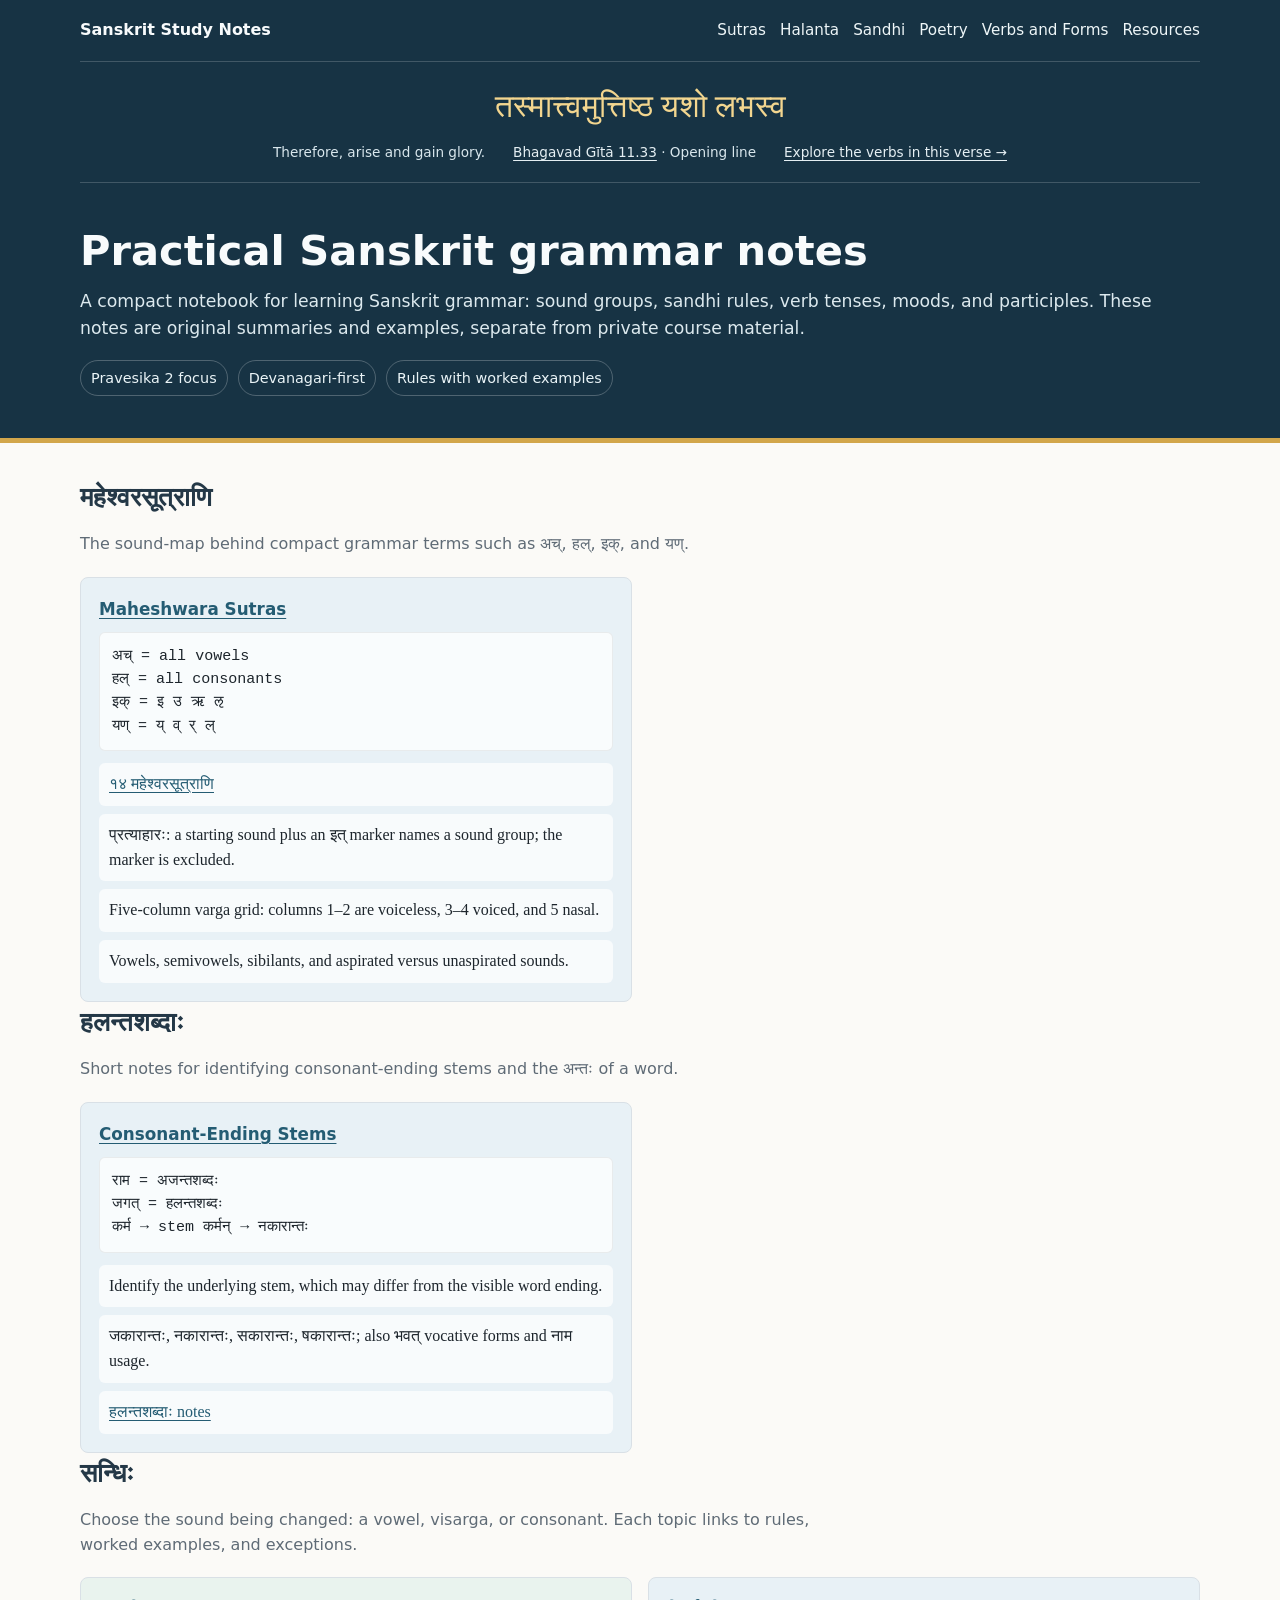
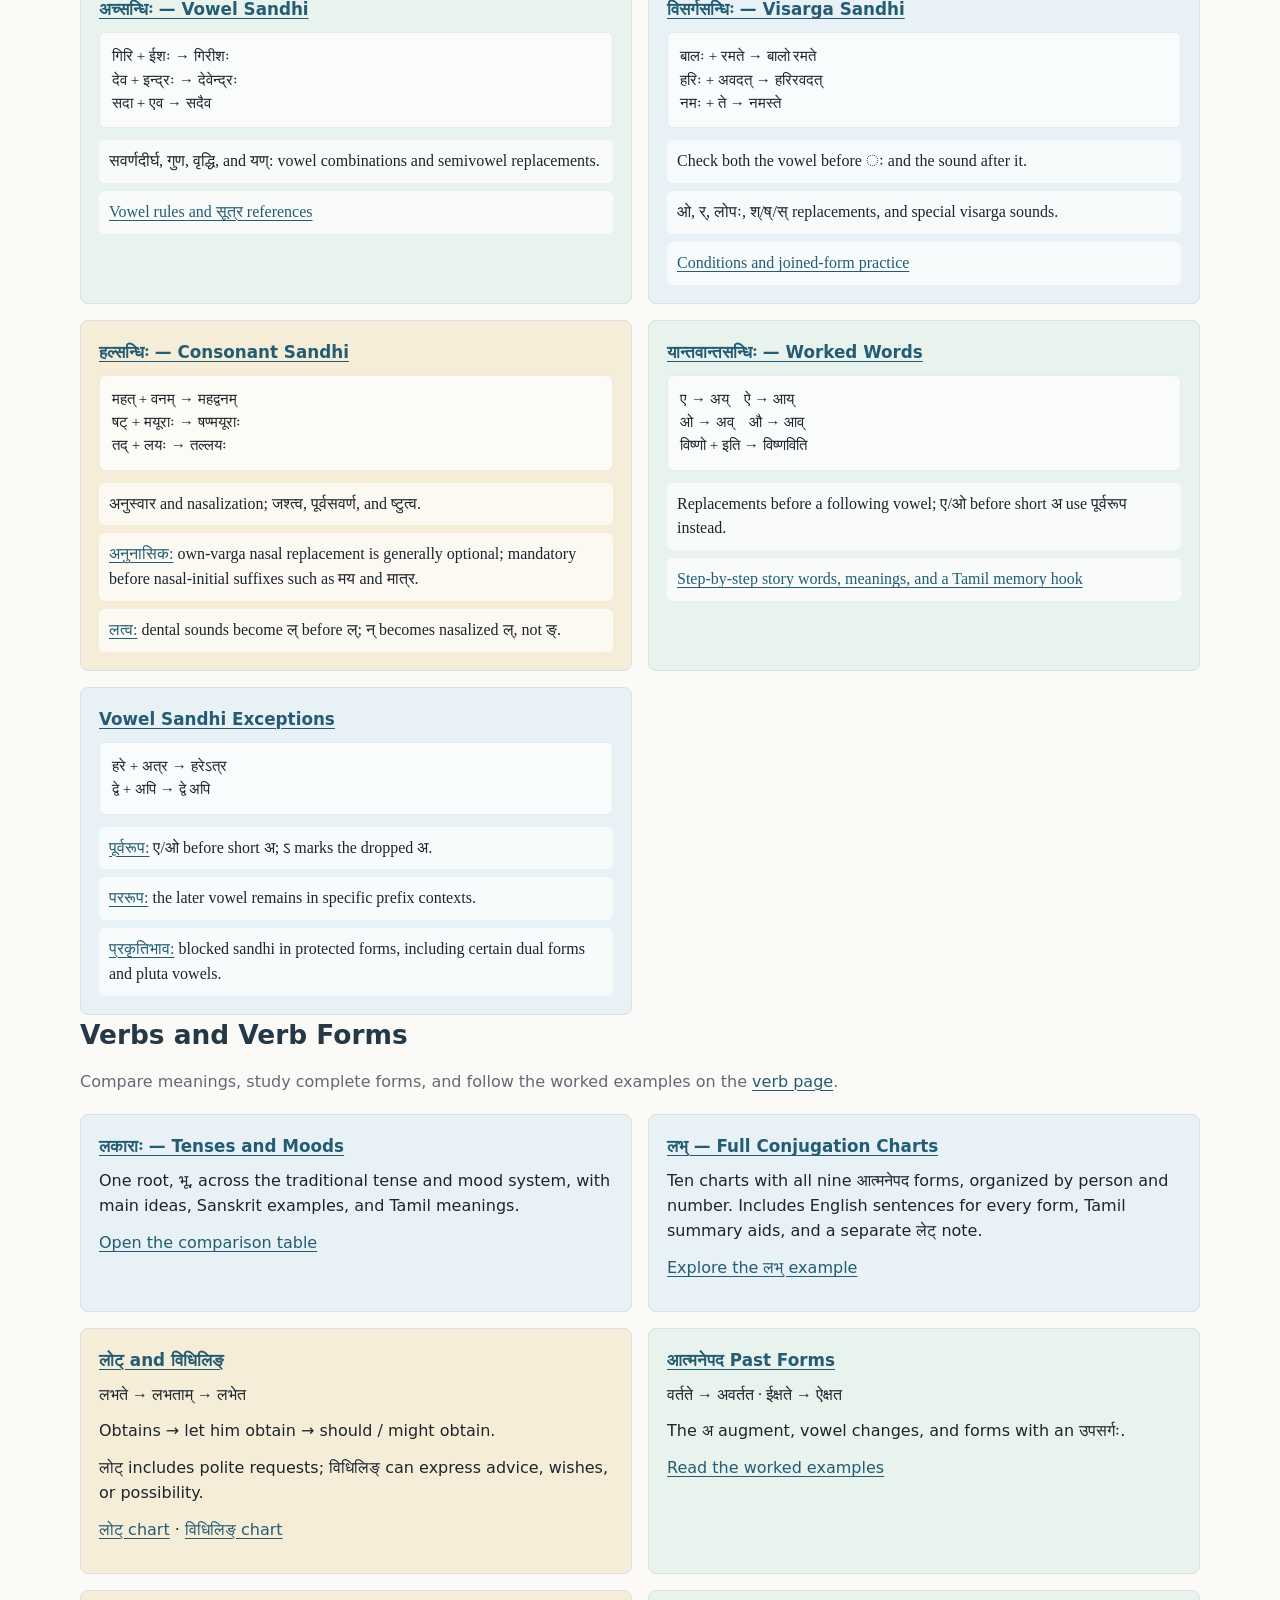
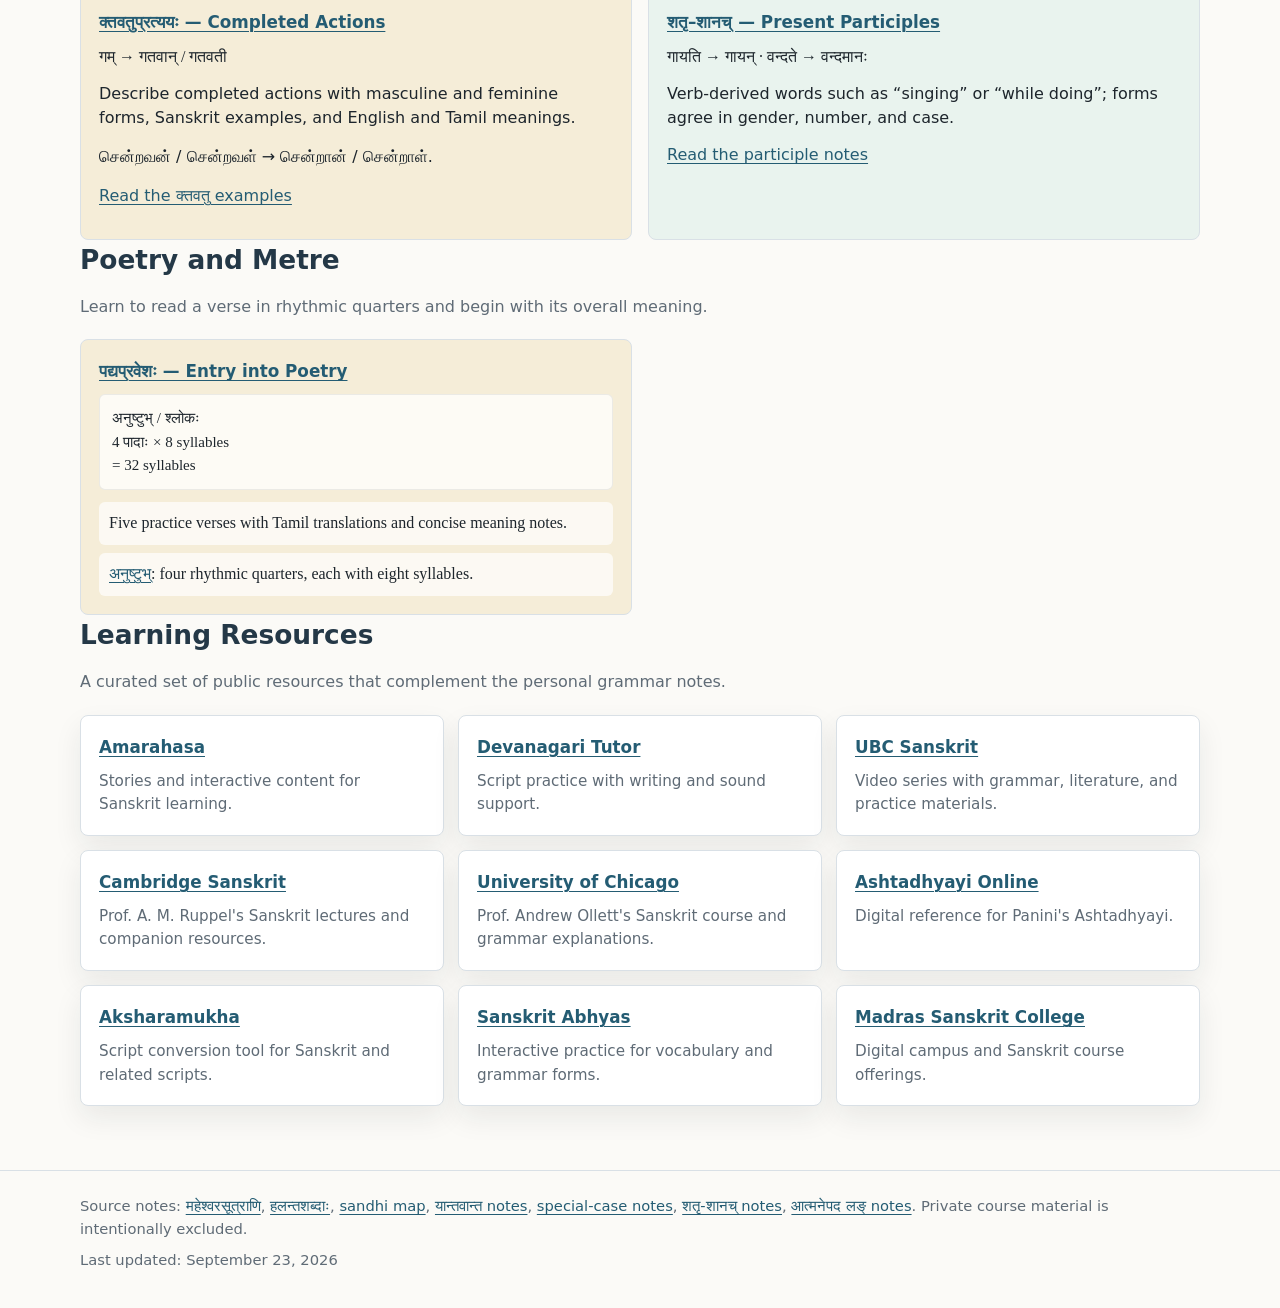
<file: index.html>
<!DOCTYPE html>
<html lang="en">

<head>
    <meta charset="UTF-8">
    <meta name="viewport" content="width=device-width, initial-scale=1.0">
    <title>Sanskrit Study Notes</title>
    <link rel="stylesheet" href="styles.css?v=d9f9a48" />
</head>

<body class="page-home">
    <header>
        <div class="wrap">
            <div class="topbar">
                <div class="brand">Sanskrit Study Notes</div>
                <nav aria-label="Main navigation">
                    <a href="maheshwara-sutras.html">Sutras</a>
                    <a href="halanta-shabdaha.html">Halanta</a>
                    <a href="sandhi.html">Sandhi</a>
                    <a href="padyapravesha.html">Poetry</a>
                    <a href="verbs.html">Verbs and Forms</a>
                    <a href="#resources">Resources</a>
                </nav>
            </div>
            <figure class="gita-motto">
                <blockquote lang="sa-Deva">तस्मात्त्वमुत्तिष्ठ यशो लभस्व</blockquote>
                <figcaption class="motto-details">
                    <span>Therefore, arise and gain glory.</span>
                    <span><a href="https://www.gitasupersite.iitk.ac.in/srimad?choose=1&amp;field_chapter_value=11&amp;field_nsutra_value=33&amp;language=dv&amp;setgb=1">Bhagavad Gītā 11.33</a> · Opening line</span>
                <a class="motto-study-link" href="verbs.html#gita-lot-example">Explore the verbs in this verse →</a>
                </figcaption>
            </figure>
            <div class="intro">
                <h1><span class="title-line">Practical Sanskrit</span> <span class="title-line">grammar notes</span></h1>
                <p class="lede">A compact notebook for learning Sanskrit grammar: sound groups, sandhi rules,
                    verb tenses, moods, and participles. These notes are original summaries and examples, separate from private
                    course material.</p>
                <div class="meta" aria-label="Study context">
                    <span class="pill">Pravesika 2 focus</span>
                    <span class="pill">Devanagari-first</span>
                    <span class="pill">Rules with worked examples</span>
                </div>
            </div>
        </div>
    </header>

    <main>
        <section id="sutras" class="wrap">
            <h2>महेश्वरसूत्राणि</h2>
            <p class="section-note">The sound-map behind compact grammar terms such as अच्, हल्, इक्, and यण्.</p>

            <div class="grid">
                <article class="card note-card">
                    <h3><a href="maheshwara-sutras.html">Maheshwara Sutras</a></h3>
                    <pre class="rule">अच् = all vowels
हल् = all consonants
इक् = इ उ ऋ ऌ
यण् = य् व् र् ल्</pre>
                    <ul class="example-list">
                        <li><a href="maheshwara-sutras.html">१४ महेश्वरसूत्राणि</a></li>
                        <li>प्रत्याहारः: a starting sound plus an इत् marker names a sound group; the marker is excluded.</li>
                        <li>Five-column varga grid: columns 1–2 are voiceless, 3–4 voiced, and 5 nasal.</li>
                        <li>Vowels, semivowels, sibilants, and aspirated versus unaspirated sounds.</li>
                    </ul>
                </article>
            </div>
        </section>

        <section id="halanta" class="wrap">
            <h2>हलन्तशब्दाः</h2>
            <p class="section-note">Short notes for identifying consonant-ending stems and the अन्तः of a word.</p>

            <div class="grid">
                <article class="card note-card">
                    <h3><a href="halanta-shabdaha.html">Consonant-Ending Stems</a></h3>
                    <pre class="rule">राम = अजन्तशब्दः
जगत् = हलन्तशब्दः
कर्म → stem कर्मन् → नकारान्तः</pre>
                    <ul class="example-list">
                        <li>Identify the underlying stem, which may differ from the visible word ending.</li>
                        <li>जकारान्तः, नकारान्तः, सकारान्तः, षकारान्तः; also भवत् vocative forms and नाम usage.</li>
                        <li><a href="halanta-shabdaha.html">हलन्तशब्दाः notes</a></li>
                    </ul>
                </article>
            </div>
        </section>

        <section id="sandhi" class="wrap">
            <h2>सन्धिः</h2>
            <p class="section-note">Choose the sound being changed: a vowel, visarga, or consonant. Each topic
                links to rules, worked examples, and exceptions.</p>

            <div class="grid">
                <article class="card rule-card">
                    <h3><a href="sandhi.html#ach-sandhi">अच्सन्धिः — Vowel Sandhi</a></h3>
                    <pre class="rule sanskrit" lang="sa-Deva">गिरि + ईशः → गिरीशः
देव + इन्द्रः → देवेन्द्रः
सदा + एव → सदैव</pre>
                    <ul class="example-list">
                        <li>सवर्णदीर्घ, गुण, वृद्धि, and यण्: vowel combinations and semivowel replacements.</li>
                        <li><a href="sandhi.html#ach-sandhi">Vowel rules and सूत्र references</a></li>
                    </ul>
                </article>
                <article class="card note-card">
                    <h3><a href="sandhi.html#visarga-sandhi">विसर्गसन्धिः — Visarga Sandhi</a></h3>
                    <pre class="rule sanskrit" lang="sa-Deva">बालः + रमते → बालो रमते
हरिः + अवदत् → हरिरवदत्
नमः + ते → नमस्ते</pre>
                    <ul class="example-list">
                        <li>Check both the vowel before ः and the sound after it.</li>
                        <li>ओ, र्, लोपः, श्/ष्/स् replacements, and special visarga sounds.</li>
                        <li><a href="sandhi.html#visarga-sandhi">Conditions and joined-form practice</a></li>
                    </ul>
                </article>
                <article class="card memory-card">
                    <h3><a href="sandhi.html#hal-sandhi">हल्सन्धिः — Consonant Sandhi</a></h3>
                    <pre class="rule sanskrit" lang="sa-Deva">महत् + वनम् → महद्वनम्
षट् + मयूराः → षण्मयूराः
तद् + लयः → तल्लयः</pre>
                    <ul class="example-list">
                        <li>अनुस्वार and nasalization; जश्त्व, पूर्वसवर्ण, and ष्टुत्व.</li>
                        <li><a href="sandhi.html#anunasika-sandhi">अनुनासिक:</a> own-varga nasal replacement is generally
                            optional; mandatory before nasal-initial suffixes such as मय and मात्र.</li>
                        <li><a href="sandhi.html#latva-sandhi">लत्व:</a> dental sounds become ल् before ल्;
                            न् becomes nasalized ल्, not ङ्.</li>
                    </ul>
                </article>
                <article class="card rule-card">
                    <h3><a href="yantavant-sandhi.html">यान्तवान्तसन्धिः — Worked Words</a></h3>
                    <pre class="rule sanskrit" lang="sa-Deva">ए → अय्    ऐ → आय्
ओ → अव्    औ → आव्
विष्णो + इति → विष्णविति</pre>
                    <ul class="example-list">
                        <li>Replacements before a following vowel; ए/ओ before short अ use पूर्वरूप instead.</li>
                        <li><a href="yantavant-sandhi.html">Step-by-step story words, meanings, and a Tamil memory hook</a></li>
                    </ul>
                </article>
                <article class="card note-card">
                    <h3><a href="sandhi-special-cases.html">Vowel Sandhi Exceptions</a></h3>
                    <pre class="rule sanskrit" lang="sa-Deva">हरे + अत्र → हरेऽत्र
द्वे + अपि → द्वे अपि</pre>
                    <ul class="example-list">
                        <li><a href="sandhi-special-cases.html#purvarupa">पूर्वरूप:</a> ए/ओ before short अ;
                            ऽ marks the dropped अ.</li>
                        <li><a href="sandhi-special-cases.html#pararupa">पररूप:</a> the later vowel remains
                            in specific prefix contexts.</li>
                        <li><a href="sandhi-special-cases.html#prakritibhava">प्रकृतिभाव:</a> blocked sandhi in
                            protected forms, including certain dual forms and pluta vowels.</li>
                    </ul>
                </article>
            </div>
        </section>

        <section id="verbs" class="wrap">
            <h2>Verbs and Verb Forms</h2>
            <p class="section-note">Compare meanings, study complete forms, and follow the worked examples on the <a href="verbs.html">verb page</a>.</p>
            <div class="grid">
                <article id="lakaras" class="card note-card">
                    <h3><a href="verbs.html#lakaras">लकाराः — Tenses and Moods</a></h3>
                    <p>One root, भू, across the traditional tense and mood system, with main ideas, Sanskrit examples, and Tamil meanings.</p>
                    <p><a href="verbs.html#lakaras">Open the comparison table</a></p>
                </article>
                <article id="labh-example" class="card note-card">
                    <h3><a href="verbs.html#labh-example">लभ् — Full Conjugation Charts</a></h3>
                    <p>Ten charts with all nine आत्मनेपद forms, organized by person and number. Includes English sentences for every form, Tamil summary aids, and a separate लेट् note.</p>
                    <p><a href="verbs.html#labh-example">Explore the लभ् example</a></p>
                </article>
                <article id="atmanepada-moods" class="card memory-card">
                    <h3><a href="verbs.html#atmanepada-moods">लोट् and विधिलिङ्</a></h3>
                    <p class="sanskrit" lang="sa-Deva">लभते → लभताम् → लभेत</p>
                    <p>Obtains → let him obtain → should / might obtain.</p>
                    <p>लोट् includes polite requests; विधिलिङ् can express advice, wishes, or possibility.</p>
                    <p><a href="verbs.html#labh-lot">लोट् chart</a> · <a href="verbs.html#labh-vidhiling">विधिलिङ् chart</a></p>
                </article>
                <article id="atmanepada-lang" class="card rule-card">
                    <h3><a href="atmanepada-lang.html">आत्मनेपद Past Forms</a></h3>
                    <p class="sanskrit" lang="sa-Deva">वर्तते → अवर्तत · ईक्षते → ऐक्षत</p>
                    <p>The अ augment, vowel changes, and forms with an उपसर्गः.</p>
                    <p><a href="atmanepada-lang.html">Read the worked examples</a></p>
                </article>
                <article id="ktavatu" class="card memory-card">
                    <h3><a href="verbs.html#ktavatu">क्तवतुप्रत्ययः — Completed Actions</a></h3>
                    <p class="sanskrit" lang="sa-Deva">गम् → गतवान् / गतवती</p>
                    <p>Describe completed actions with masculine and feminine forms, Sanskrit examples, and English and Tamil meanings.</p>
                    <p lang="ta">சென்றவன் / சென்றவள் → சென்றான் / சென்றாள்.</p>
                    <p><a href="verbs.html#ktavatu">Read the क्तवतु examples</a></p>
                </article>
                <article id="shatru-shanach" class="card rule-card">
                    <h3><a href="shatru-shanach.html">शतृ–शानच् — Present Participles</a></h3>
                    <p class="sanskrit" lang="sa-Deva">गायति → गायन् · वन्दते → वन्दमानः</p>
                    <p>Verb-derived words such as “singing” or “while doing”; forms agree in gender, number, and case.</p>
                    <p><a href="shatru-shanach.html">Read the participle notes</a></p>
                </article>
            </div>
        </section>

        <section id="poetry" class="wrap">
            <h2>Poetry and Metre</h2>
            <p class="section-note">Learn to read a verse in rhythmic quarters and begin with its overall meaning.</p>
            <div class="grid">
                <article class="card memory-card">
                    <h3><a href="padyapravesha.html">पद्यप्रवेशः — Entry into Poetry</a></h3>
                    <pre class="rule sanskrit" lang="sa-Deva">अनुष्टुभ् / श्लोकः
4 पादाः × 8 syllables
= 32 syllables</pre>
                    <ul class="example-list">
                        <li>Five practice verses with Tamil translations and concise meaning notes.</li>
                        <li><a href="padyapravesha.html#anustubh">अनुष्टुभ्</a>: four rhythmic quarters, each with eight syllables.</li>
                    </ul>
                </article>
            </div>
        </section>

        <section id="resources" class="wrap">
            <h2>Learning Resources</h2>
            <p class="section-note">A curated set of public resources that complement the personal grammar notes.</p>

            <div class="resource-grid">
                <article class="card resource">
                    <h3><a href="https://en.amarahasa.com/" target="_blank" rel="noopener noreferrer">Amarahasa</a></h3>
                    <p>Stories and interactive content for Sanskrit learning.</p>
                </article>
                <article class="card resource">
                    <h3><a href="https://enjoylearningsanskrit.com/devanagari-tutor/" target="_blank"
                            rel="noopener noreferrer">Devanagari Tutor</a></h3>
                    <p>Script practice with writing and sound support.</p>
                </article>
                <article class="card resource">
                    <h3><a href="https://www.youtube.com/@ubcsanskrit" target="_blank" rel="noopener noreferrer">UBC
                            Sanskrit</a></h3>
                    <p>Video series with grammar, literature, and practice materials.</p>
                </article>
                <article class="card resource">
                    <h3><a href="https://www.youtube.com/playlist?list=PLWC1FN5zLbvrvsTc2zYyk5rumP-7R55Bw"
                            target="_blank" rel="noopener noreferrer">Cambridge Sanskrit</a></h3>
                    <p>Prof. A. M. Ruppel's Sanskrit lectures and companion resources.</p>
                </article>
                <article class="card resource">
                    <h3><a href="http://prakrit.info/vrddhi/course/" target="_blank"
                            rel="noopener noreferrer">University of Chicago</a></h3>
                    <p>Prof. Andrew Ollett's Sanskrit course and grammar explanations.</p>
                </article>
                <article class="card resource">
                    <h3><a href="https://ashtadhyayi.com/" target="_blank" rel="noopener noreferrer">Ashtadhyayi
                            Online</a></h3>
                    <p>Digital reference for Panini's Ashtadhyayi.</p>
                </article>
                <article class="card resource">
                    <h3><a href="https://www.aksharamukha.com/converter" target="_blank"
                            rel="noopener noreferrer">Aksharamukha</a></h3>
                    <p>Script conversion tool for Sanskrit and related scripts.</p>
                </article>
                <article class="card resource">
                    <h3><a href="https://sanskritabhyas.in/" target="_blank" rel="noopener noreferrer">Sanskrit
                            Abhyas</a></h3>
                    <p>Interactive practice for vocabulary and grammar forms.</p>
                </article>
                <article class="card resource">
                    <h3><a href="https://madrassanskritcollege.com/" target="_blank" rel="noopener noreferrer">Madras
                            Sanskrit College</a></h3>
                    <p>Digital campus and Sanskrit course offerings.</p>
                </article>
            </div>
        </section>
    </main>

    <footer>
        <div class="wrap">
            Source notes: <a href="maheshwara-sutras.html">महेश्वरसूत्राणि</a>,
            <a href="halanta-shabdaha.html">हलन्तशब्दाः</a>,
            <a href="sandhi.html">sandhi map</a>,
            <a href="yantavant-sandhi.html">यान्तवान्त notes</a>,
            <a href="sandhi-special-cases.html">special-case notes</a>,
            <a href="shatru-shanach.html">शतृ-शानच् notes</a>,
            <a href="atmanepada-lang.html">आत्मनेपद लङ् notes</a>. Private course material is intentionally excluded.
            <div class="last-updated">Last updated: September 23, 2026</div>
        </div>
    </footer>
</body>

</html>
</file>
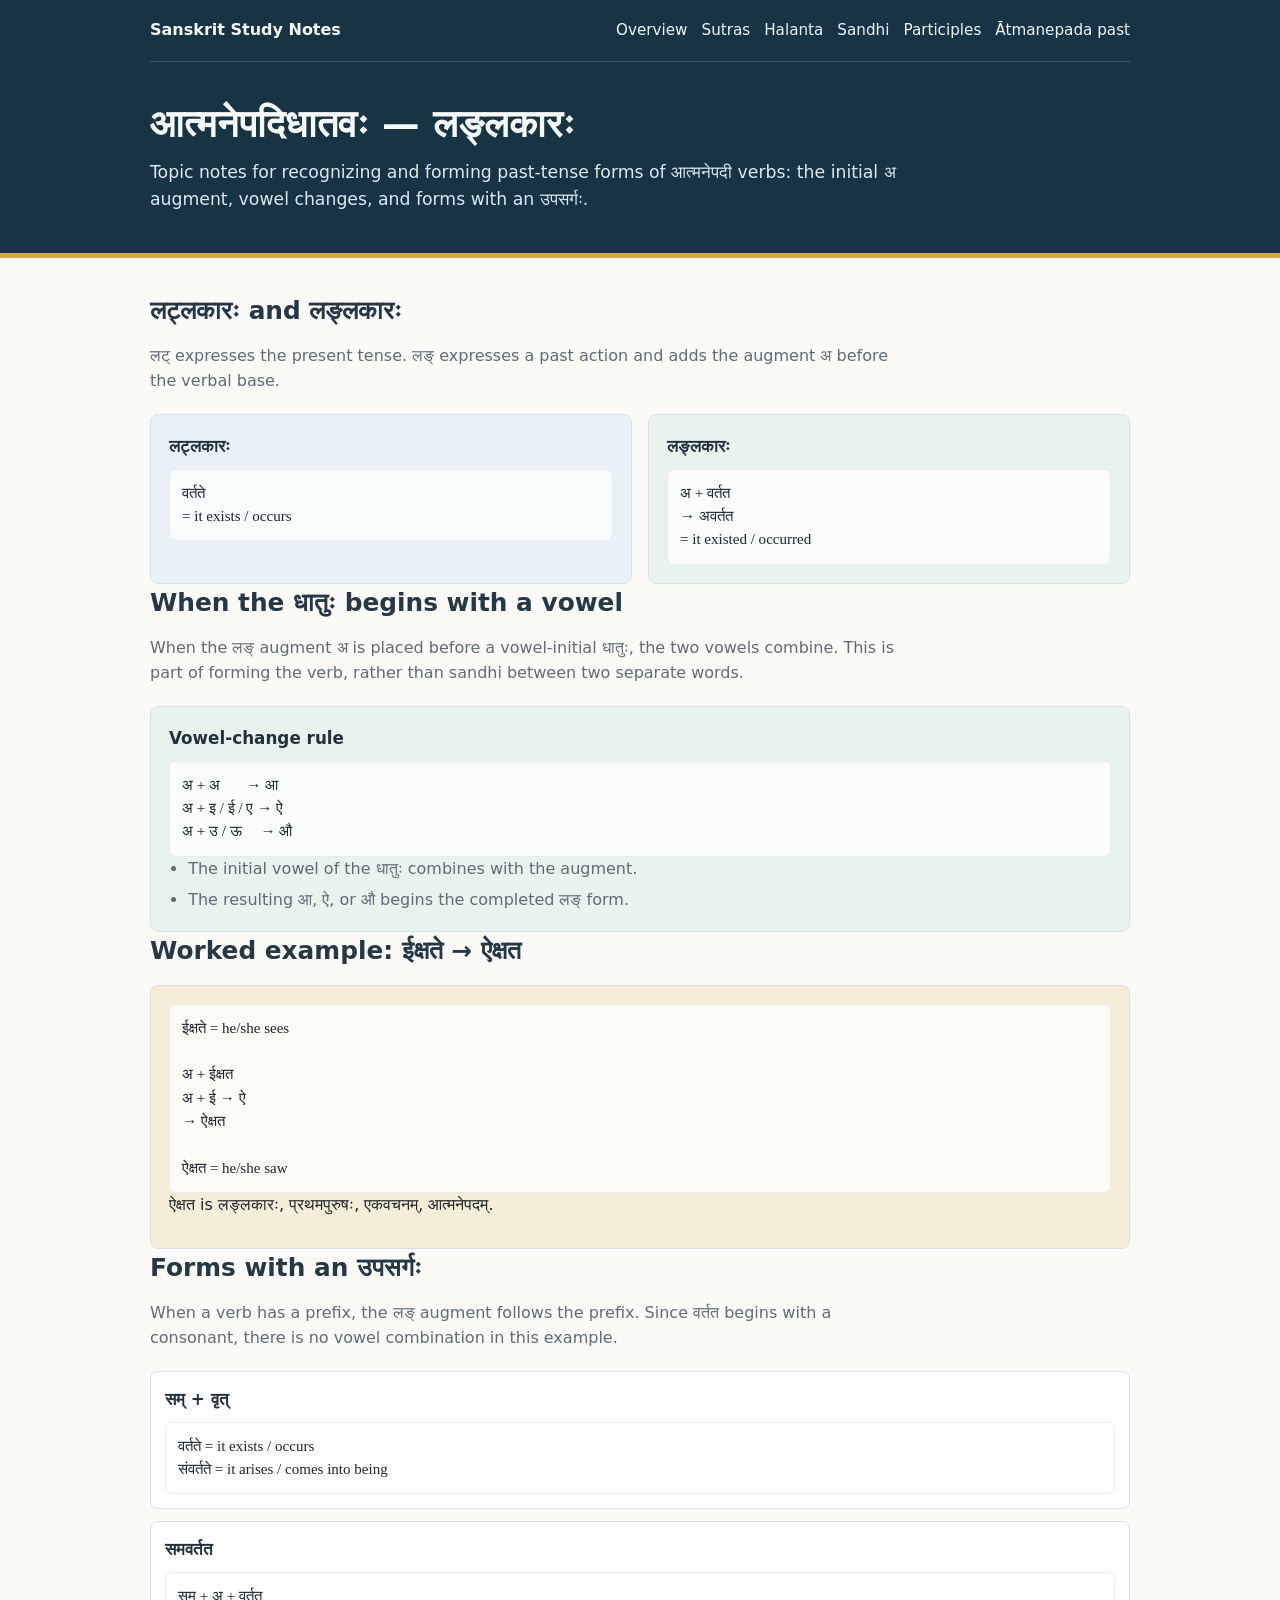
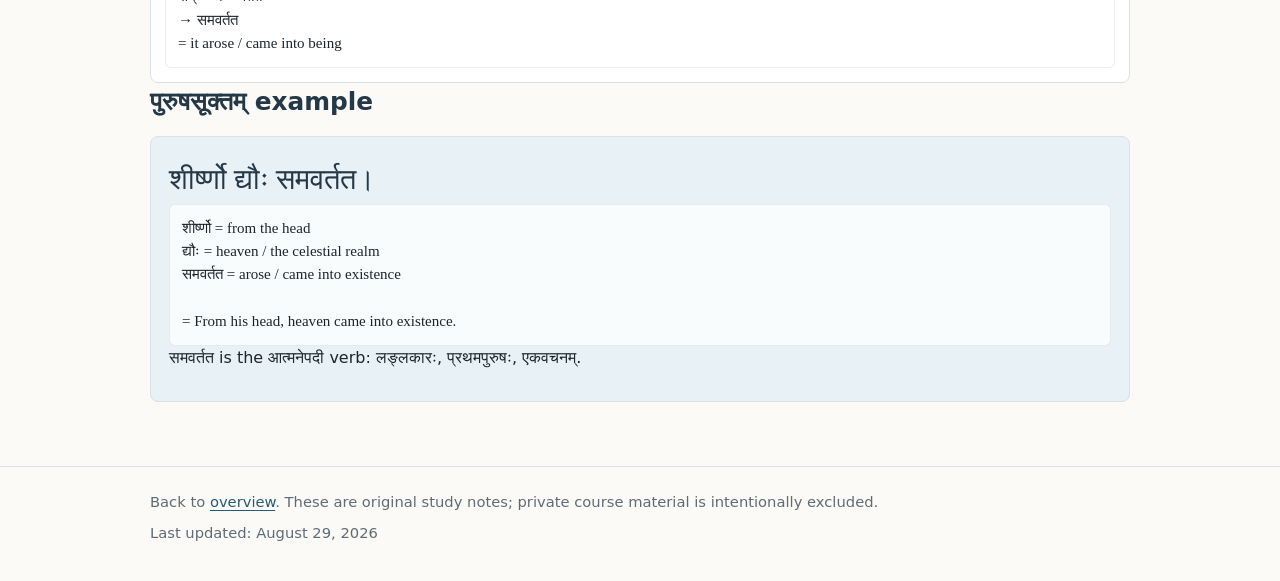
<file: atmanepada-lang.html>
<!DOCTYPE html>
<html lang="en">

<head>
    <meta charset="UTF-8">
    <meta name="viewport" content="width=device-width, initial-scale=1.0">
    <title>आत्मनेपदिधातवः — लङ्लकारः Notes</title>
    <link rel="stylesheet" href="styles.css" />
</head>

<body>
    <header>
        <div class="wrap">
            <div class="topbar">
                <div class="brand">Sanskrit Study Notes</div>
                <nav aria-label="Main navigation">
                    <a href="index.html">Overview</a>
                    <a href="maheshwara-sutras.html">Sutras</a>
                    <a href="halanta-shabdaha.html">Halanta</a>
                    <a href="sandhi.html">Sandhi</a>
                    <a href="shatru-shanach.html">Participles</a>
                    <a href="atmanepada-lang.html">Ātmanepada past</a>
                </nav>
            </div>
            <div class="intro">
                <h1 lang="sa-Deva">आत्मनेपदिधातवः — लङ्लकारः</h1>
                <p class="lede">Topic notes for recognizing and forming past-tense forms of आत्मनेपदी verbs:
                    the initial अ augment, vowel changes, and forms with an उपसर्गः.</p>
            </div>
        </div>
    </header>

    <main>
        <section class="wrap">
            <h2 lang="sa-Deva">लट्लकारः and लङ्लकारः</h2>
            <p class="section-note">लट् expresses the present tense. लङ् expresses a past action and adds the
                augment <span class="sanskrit" lang="sa-Deva">अ</span> before the verbal base.</p>
            <div class="grid">
                <article class="card note-card">
                    <h3 lang="sa-Deva">लट्लकारः</h3>
                    <pre class="rule sanskrit" lang="sa-Deva">वर्तते
= it exists / occurs</pre>
                </article>
                <article class="card rule-card">
                    <h3 lang="sa-Deva">लङ्लकारः</h3>
                    <pre class="rule sanskrit" lang="sa-Deva">अ + वर्तत
→ अवर्तत
= it existed / occurred</pre>
                </article>
            </div>
        </section>

        <section class="wrap">
            <h2>When the धातुः begins with a vowel</h2>
            <p class="section-note">When the लङ् augment <span class="sanskrit" lang="sa-Deva">अ</span> is placed before a
                vowel-initial धातुः, the two vowels combine. This is part of forming the verb, rather than sandhi
                between two separate words.</p>
            <article class="card rule-card">
                <h3>Vowel-change rule</h3>
                <pre class="rule sanskrit" lang="sa-Deva">अ + अ       → आ
अ + इ / ई / ए → ऐ
अ + उ / ऊ     → औ</pre>
                <ul class="compact-list">
                    <li>The initial vowel of the धातुः combines with the augment.</li>
                    <li>The resulting आ, ऐ, or औ begins the completed लङ् form.</li>
                </ul>
            </article>
        </section>

        <section class="wrap">
            <h2>Worked example: ईक्षते → ऐक्षत</h2>
            <article class="card memory-card">
                <pre class="rule sanskrit" lang="sa-Deva">ईक्षते = he/she sees

अ + ईक्षत
अ + ई → ऐ
→ ऐक्षत

ऐक्षत = he/she saw</pre>
                <p><span class="sanskrit" lang="sa-Deva">ऐक्षत</span> is लङ्लकारः,
                    प्रथमपुरुषः, एकवचनम्, आत्मनेपदम्.</p>
            </article>
        </section>

        <section class="wrap">
            <h2>Forms with an उपसर्गः</h2>
            <p class="section-note">When a verb has a prefix, the लङ् augment follows the prefix. Since
                <span class="sanskrit" lang="sa-Deva">वर्तत</span> begins with a consonant, there is no vowel
                combination in this example.</p>
            <div class="split">
                <article class="split-step">
                    <h3 lang="sa-Deva">सम् + वृत्</h3>
                    <pre class="rule sanskrit" lang="sa-Deva">वर्तते = it exists / occurs
संवर्तते = it arises / comes into being</pre>
                </article>
                <article class="split-step">
                    <h3 lang="sa-Deva">समवर्तत</h3>
                    <pre class="rule sanskrit" lang="sa-Deva">सम् + अ + वर्तत
→ समवर्तत
= it arose / came into being</pre>
                </article>
            </div>
        </section>

        <section class="wrap">
            <h2 lang="sa-Deva">पुरुषसूक्तम् example</h2>
            <article class="card note-card">
                <p class="large-example sanskrit" lang="sa-Deva">शीर्ष्णो द्यौः समवर्तत।</p>
                <pre class="rule sanskrit" lang="sa-Deva">शीर्ष्णो = from the head
द्यौः = heaven / the celestial realm
समवर्तत = arose / came into existence

= From his head, heaven came into existence.</pre>
                <p><span class="sanskrit" lang="sa-Deva">समवर्तत</span> is the आत्मनेपदी verb:
                    लङ्लकारः, प्रथमपुरुषः, एकवचनम्.</p>
            </article>
        </section>
    </main>

    <footer>
        <div class="wrap">
            Back to <a href="index.html">overview</a>. These are original study notes; private course material is
            intentionally excluded.
            <div class="last-updated">Last updated: August 29, 2026</div>
        </div>
    </footer>
</body>

</html>
</file>
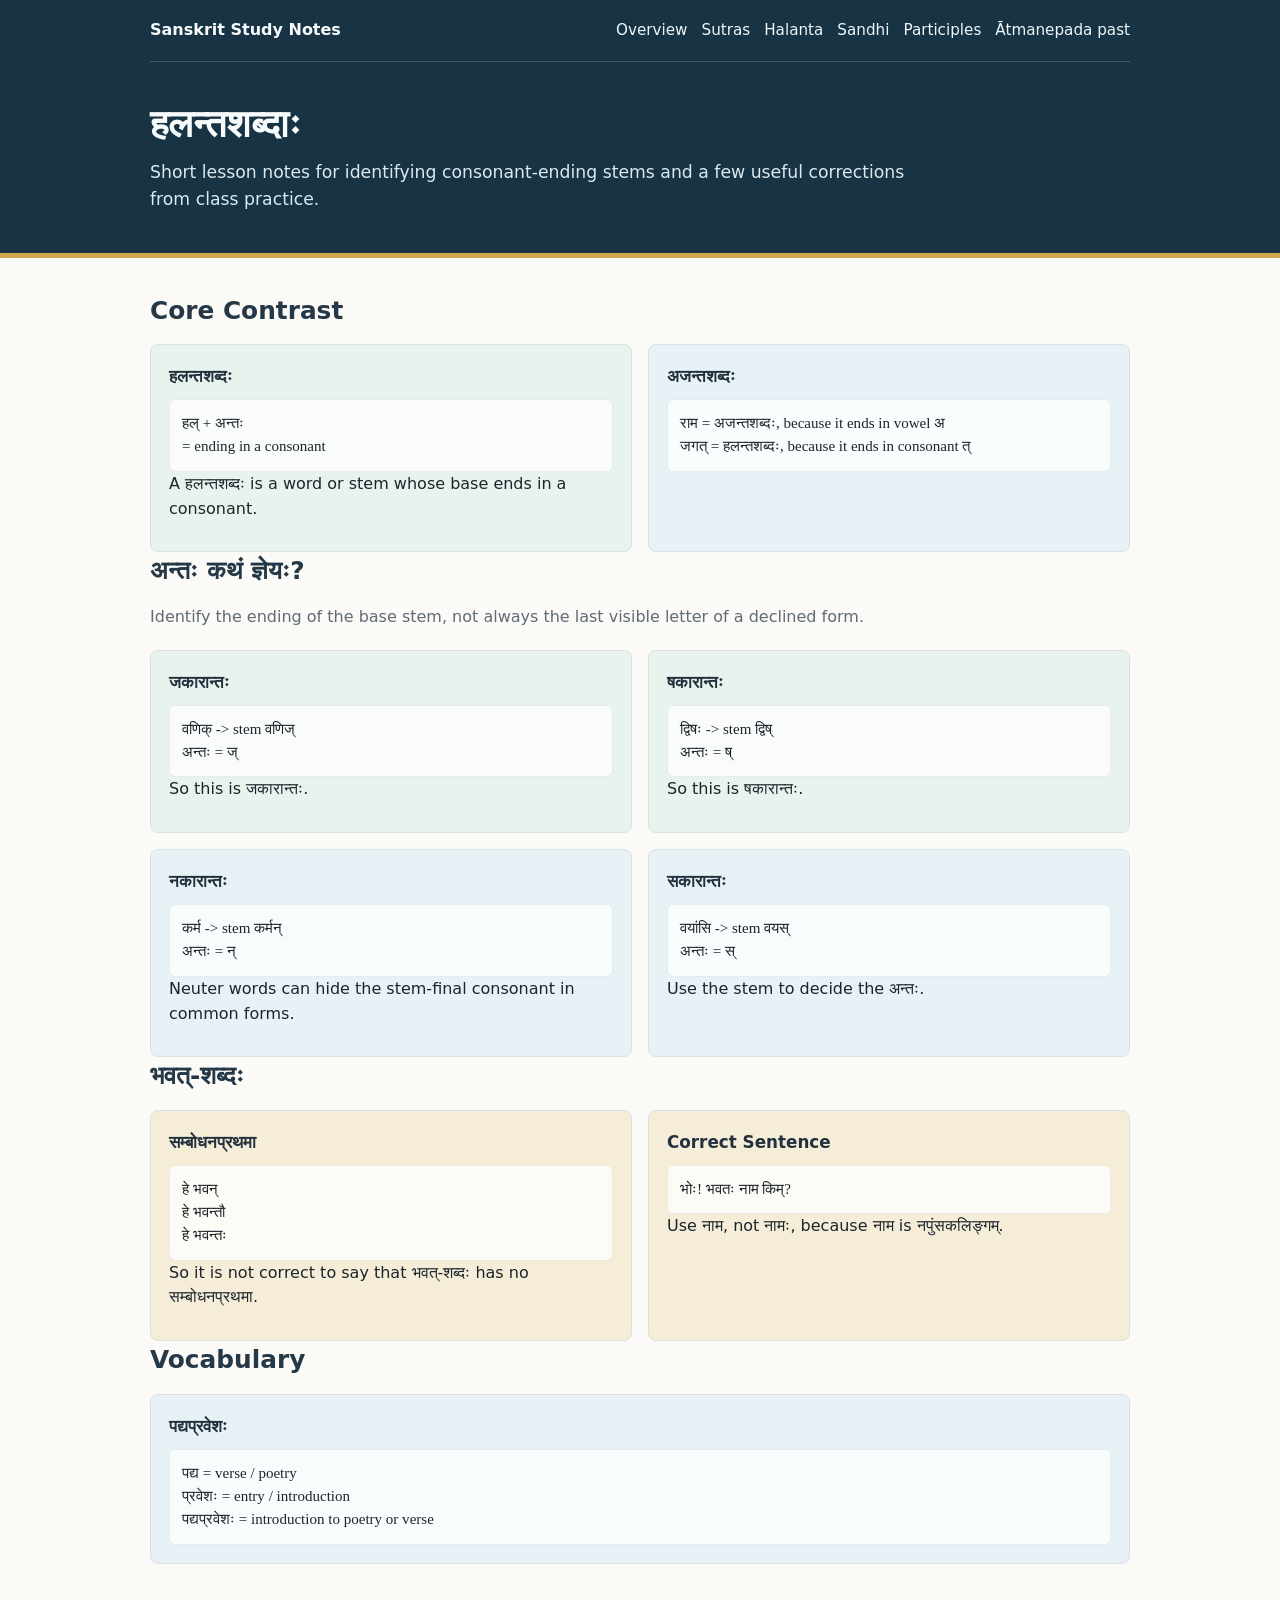
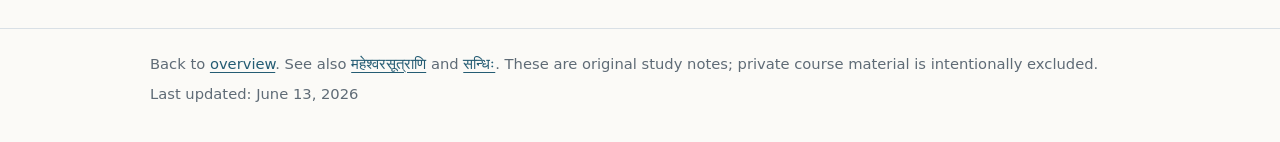
<file: halanta-shabdaha.html>
<!DOCTYPE html>
<html lang="en">

<head>
    <meta charset="UTF-8">
    <meta name="viewport" content="width=device-width, initial-scale=1.0">
    <title>हलन्तशब्दाः Notes</title>
    <link rel="stylesheet" href="styles.css" />
</head>

<body>
    <header>
        <div class="wrap">
            <div class="topbar">
                <div class="brand">Sanskrit Study Notes</div>
                <nav aria-label="Main navigation">
                    <a href="index.html">Overview</a>
                    <a href="maheshwara-sutras.html">Sutras</a>
                    <a href="halanta-shabdaha.html">Halanta</a>
                    <a href="sandhi.html">Sandhi</a>
                    <a href="shatru-shanach.html">Participles</a>
                    <a href="atmanepada-lang.html">Ātmanepada past</a>
                </nav>
            </div>
            <div class="intro">
                <h1 lang="sa-Deva">हलन्तशब्दाः</h1>
                <p class="lede">Short lesson notes for identifying consonant-ending stems and a few useful corrections
                    from class practice.</p>
            </div>
        </div>
    </header>

    <main>
        <section class="wrap">
            <h2>Core Contrast</h2>
            <div class="grid">
                <article class="card rule-card">
                    <h3 lang="sa-Deva">हलन्तशब्दः</h3>
                    <pre class="rule sanskrit" lang="sa-Deva">हल् + अन्तः
= ending in a consonant</pre>
                    <p>A हलन्तशब्दः is a word or stem whose base ends in a consonant.</p>
                </article>
                <article class="card note-card">
                    <h3 lang="sa-Deva">अजन्तशब्दः</h3>
                    <pre class="rule sanskrit" lang="sa-Deva">राम = अजन्तशब्दः, because it ends in vowel अ
जगत् = हलन्तशब्दः, because it ends in consonant त्</pre>
                </article>
            </div>
        </section>

        <section class="wrap">
            <h2 lang="sa-Deva">अन्तः कथं ज्ञेयः?</h2>
            <p class="section-note">Identify the ending of the base stem, not always the last visible letter of a
                declined form.</p>
            <div class="grid">
                <article class="card rule-card">
                    <h3 lang="sa-Deva">जकारान्तः</h3>
                    <pre class="rule sanskrit" lang="sa-Deva">वणिक् -> stem वणिज्
अन्तः = ज्</pre>
                    <p>So this is जकारान्तः.</p>
                </article>
                <article class="card rule-card">
                    <h3 lang="sa-Deva">षकारान्तः</h3>
                    <pre class="rule sanskrit" lang="sa-Deva">द्विषः -> stem द्विष्
अन्तः = ष्</pre>
                    <p>So this is षकारान्तः.</p>
                </article>
                <article class="card note-card">
                    <h3 lang="sa-Deva">नकारान्तः</h3>
                    <pre class="rule sanskrit" lang="sa-Deva">कर्म -> stem कर्मन्
अन्तः = न्</pre>
                    <p>Neuter words can hide the stem-final consonant in common forms.</p>
                </article>
                <article class="card note-card">
                    <h3 lang="sa-Deva">सकारान्तः</h3>
                    <pre class="rule sanskrit" lang="sa-Deva">वयांसि -> stem वयस्
अन्तः = स्</pre>
                    <p>Use the stem to decide the अन्तः.</p>
                </article>
            </div>
        </section>

        <section class="wrap">
            <h2 lang="sa-Deva">भवत्-शब्दः</h2>
            <div class="grid">
                <article class="card memory-card">
                    <h3 lang="sa-Deva">सम्बोधनप्रथमा</h3>
                    <pre class="rule sanskrit" lang="sa-Deva">हे भवन्
हे भवन्तौ
हे भवन्तः</pre>
                    <p>So it is not correct to say that भवत्-शब्दः has no सम्बोधनप्रथमा.</p>
                </article>
                <article class="card memory-card">
                    <h3 lang="sa-Deva">Correct Sentence</h3>
                    <pre class="rule sanskrit" lang="sa-Deva">भोः! भवतः नाम किम्?</pre>
                    <p>Use नाम, not नामः, because नाम is नपुंसकलिङ्गम्.</p>
                </article>
            </div>
        </section>

        <section class="wrap">
            <h2>Vocabulary</h2>
            <article class="card note-card">
                <h3 lang="sa-Deva">पद्यप्रवेशः</h3>
                <pre class="rule sanskrit" lang="sa-Deva">पद्य = verse / poetry
प्रवेशः = entry / introduction
पद्यप्रवेशः = introduction to poetry or verse</pre>
            </article>
        </section>
    </main>

    <footer>
        <div class="wrap">
            Back to <a href="index.html">overview</a>. See also <a href="maheshwara-sutras.html">महेश्वरसूत्राणि</a>
            and <a href="sandhi.html">सन्धिः</a>. These are original study notes; private course material is
            intentionally excluded.
            <div class="last-updated">Last updated: June 13, 2026</div>
        </div>
    </footer>
</body>

</html>
</file>
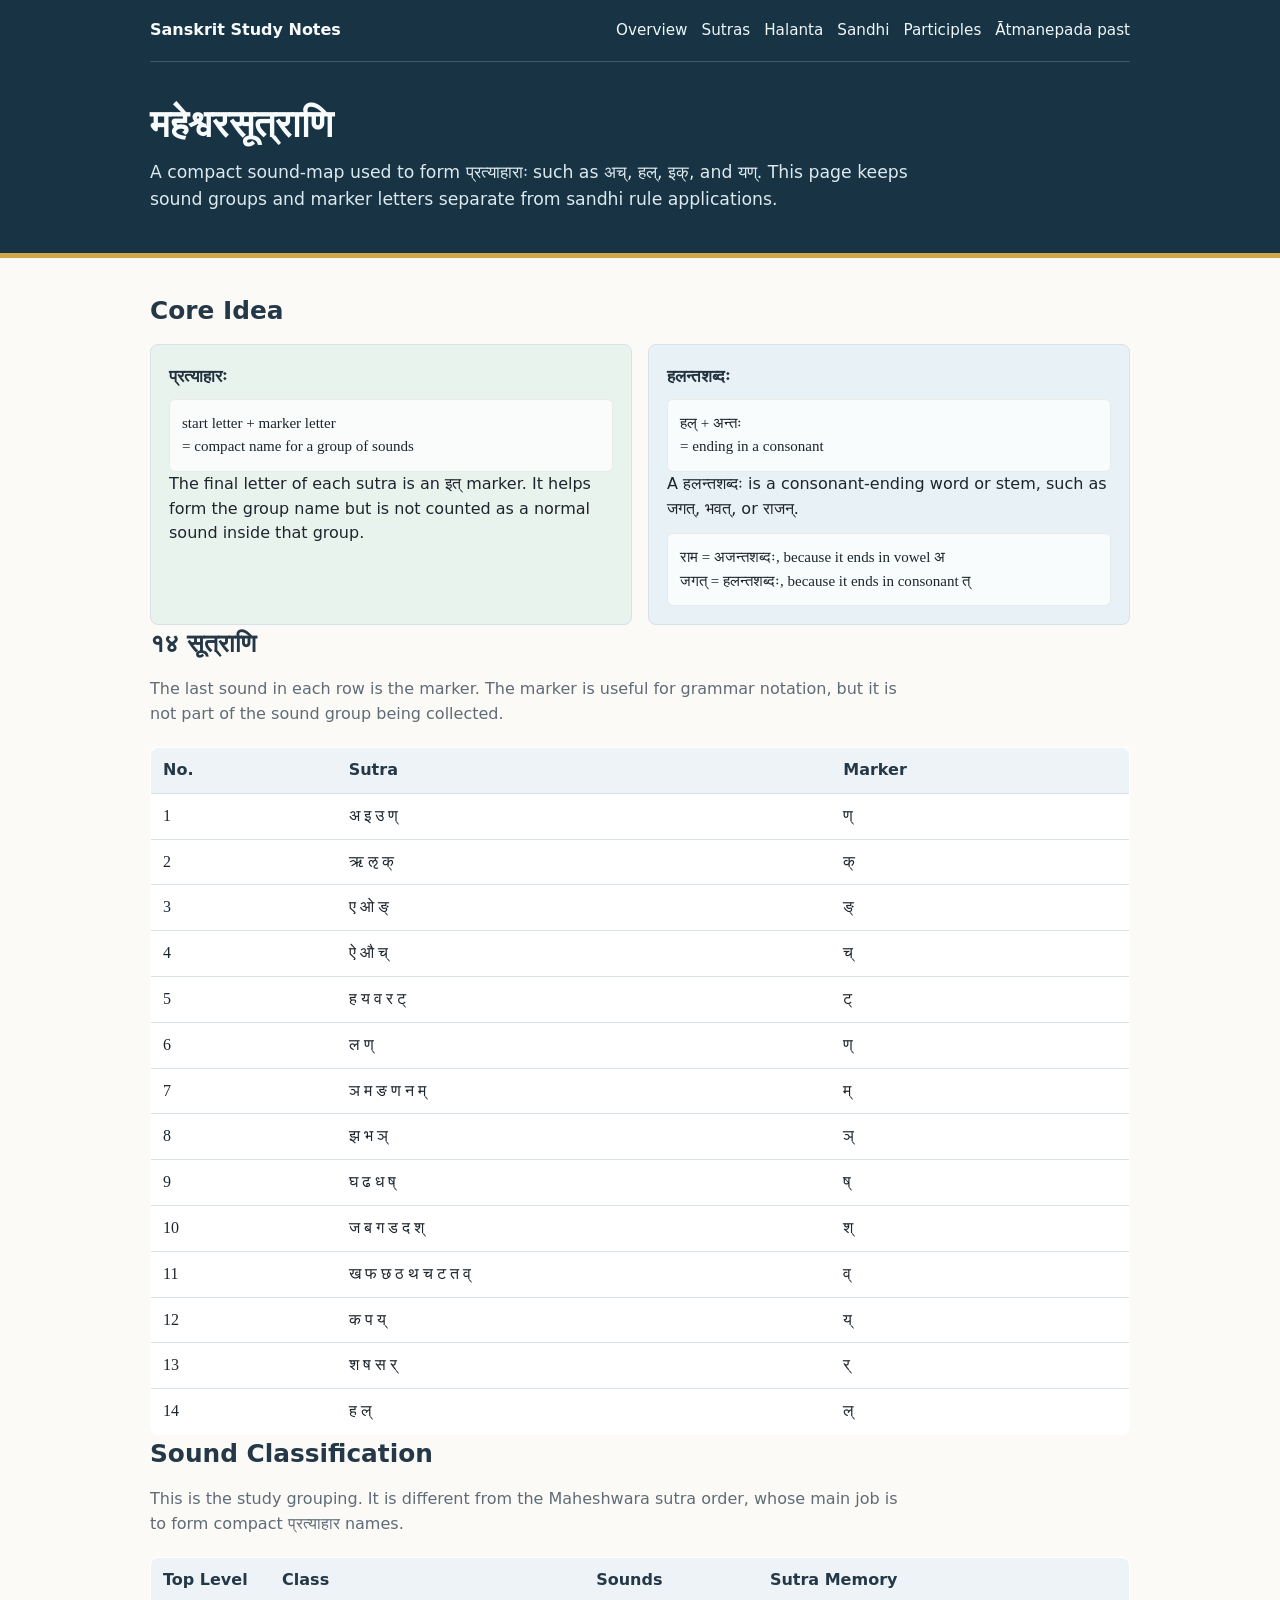
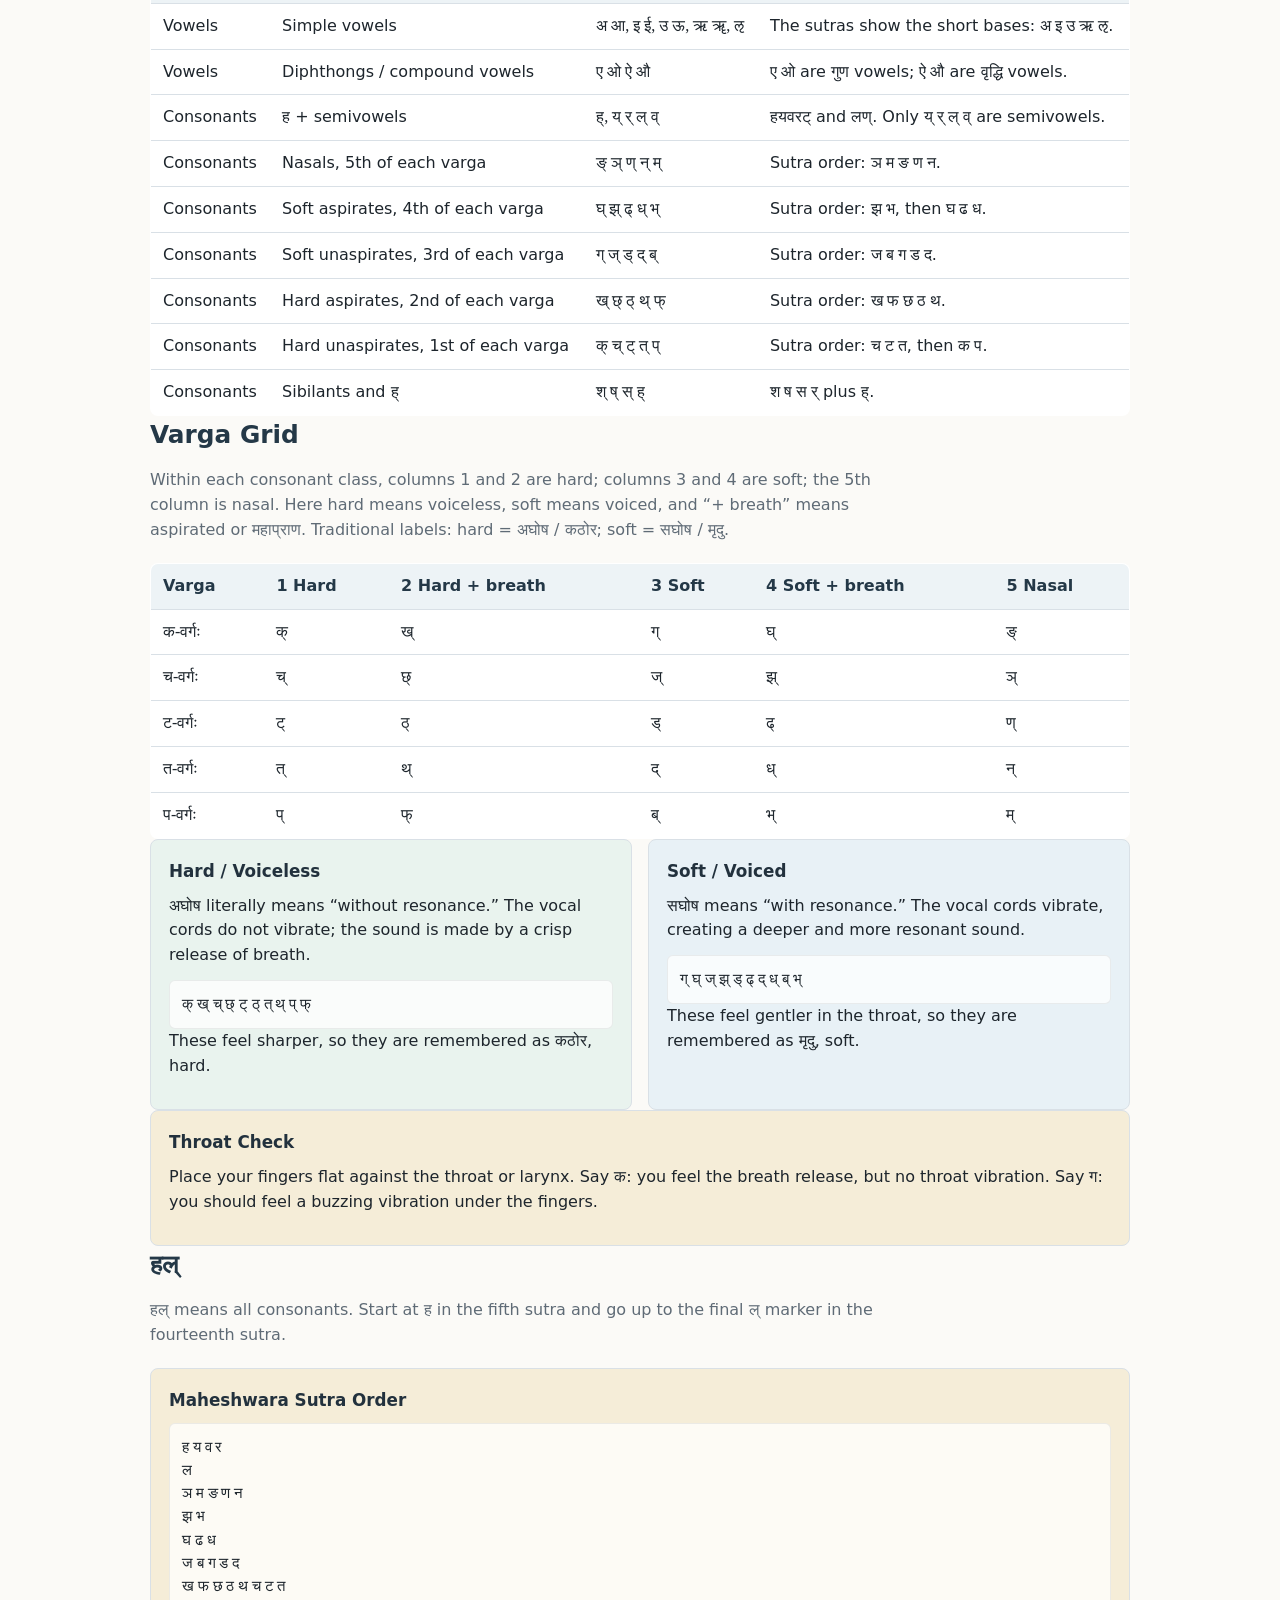
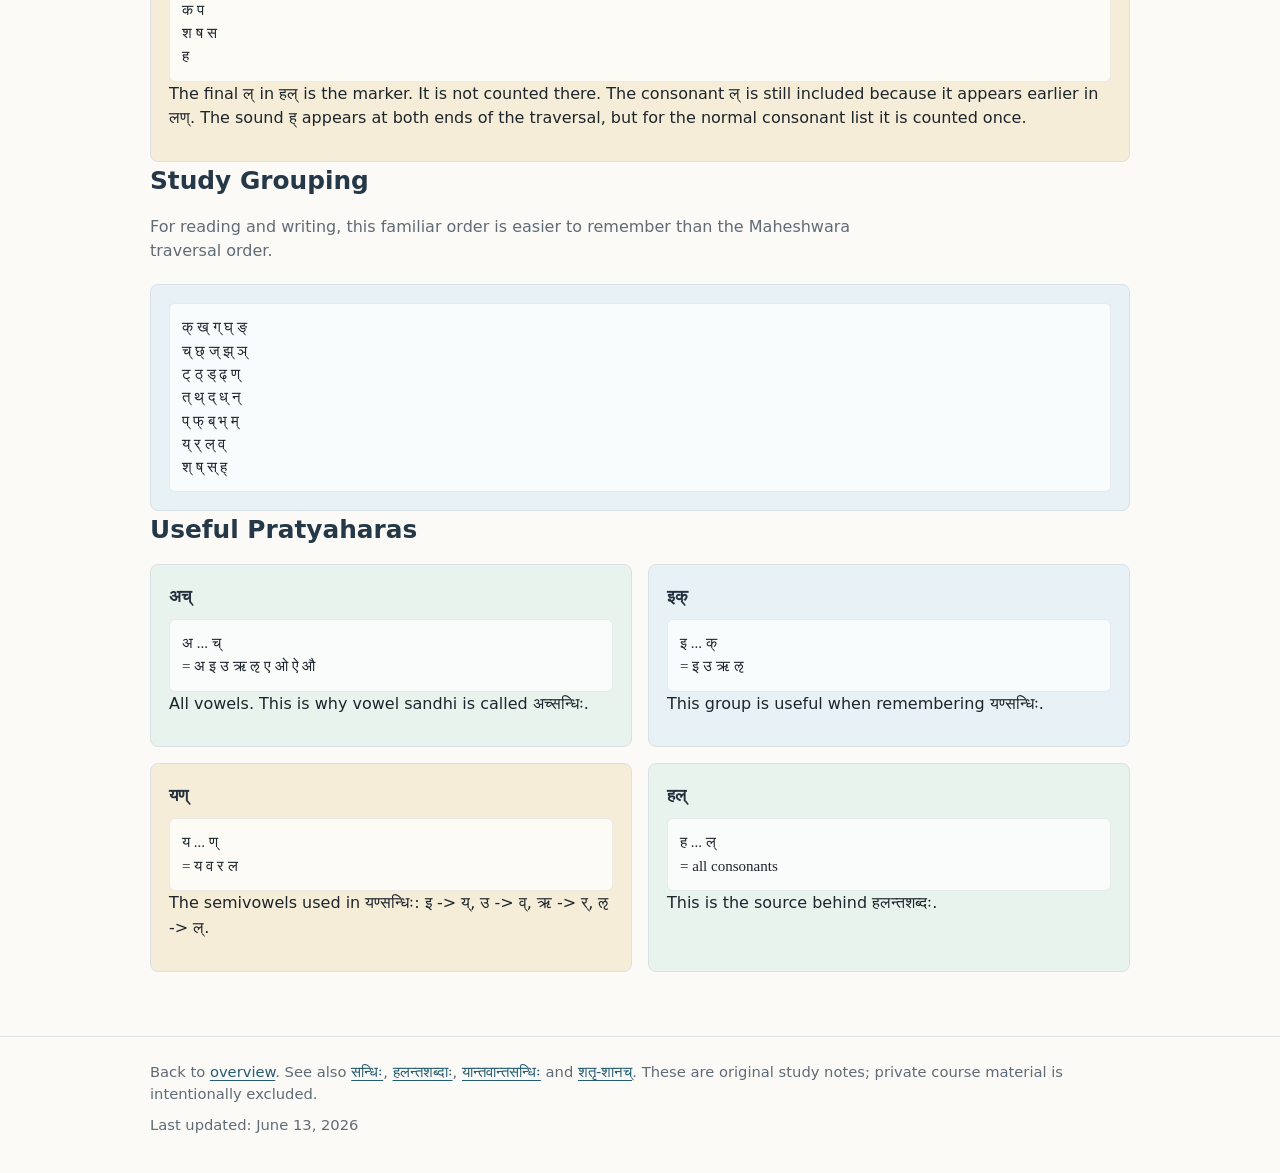
<file: maheshwara-sutras.html>
<!DOCTYPE html>
<html lang="en">

<head>
    <meta charset="UTF-8">
    <meta name="viewport" content="width=device-width, initial-scale=1.0">
    <title>महेश्वरसूत्राणि Notes</title>
    <link rel="stylesheet" href="styles.css" />
</head>

<body>
    <header>
        <div class="wrap">
            <div class="topbar">
                <div class="brand">Sanskrit Study Notes</div>
                <nav aria-label="Main navigation">
                    <a href="index.html">Overview</a>
                    <a href="maheshwara-sutras.html">Sutras</a>
                    <a href="halanta-shabdaha.html">Halanta</a>
                    <a href="sandhi.html">Sandhi</a>
                    <a href="shatru-shanach.html">Participles</a>
                    <a href="atmanepada-lang.html">Ātmanepada past</a>
                </nav>
            </div>
            <div class="intro">
                <h1 lang="sa-Deva">महेश्वरसूत्राणि</h1>
                <p class="lede">A compact sound-map used to form प्रत्याहाराः such as अच्, हल्, इक्, and यण्. This
                    page keeps sound groups and marker letters separate from sandhi rule applications.</p>
            </div>
        </div>
    </header>

    <main>
        <section class="wrap">
            <h2>Core Idea</h2>
            <div class="grid">
                <article class="card rule-card">
                    <h3 lang="sa-Deva">प्रत्याहारः</h3>
                    <pre class="rule sanskrit" lang="sa-Deva">start letter + marker letter
= compact name for a group of sounds</pre>
                    <p>The final letter of each sutra is an इत् marker. It helps form the group name but is not counted
                        as a normal sound inside that group.</p>
                </article>
                <article class="card note-card">
                    <h3 lang="sa-Deva">हलन्तशब्दः</h3>
                    <pre class="rule sanskrit" lang="sa-Deva">हल् + अन्तः
= ending in a consonant</pre>
                    <p>A हलन्तशब्दः is a consonant-ending word or stem, such as <span class="sanskrit"
                            lang="sa-Deva">जगत्</span>, <span class="sanskrit" lang="sa-Deva">भवत्</span>, or
                        <span class="sanskrit" lang="sa-Deva">राजन्</span>.</p>
                    <pre class="rule sanskrit" lang="sa-Deva">राम = अजन्तशब्दः, because it ends in vowel अ
जगत् = हलन्तशब्दः, because it ends in consonant त्</pre>
                </article>
            </div>
        </section>

        <section class="wrap">
            <h2 lang="sa-Deva">१४ सूत्राणि</h2>
            <p class="section-note">The last sound in each row is the marker. The marker is useful for grammar notation,
                but it is not part of the sound group being collected.</p>
            <table aria-label="Maheshwara Sutras">
                <thead>
                    <tr>
                        <th>No.</th>
                        <th>Sutra</th>
                        <th>Marker</th>
                    </tr>
                </thead>
                <tbody class="sanskrit" lang="sa-Deva">
                    <tr>
                        <td>1</td>
                        <td>अ इ उ ण्</td>
                        <td>ण्</td>
                    </tr>
                    <tr>
                        <td>2</td>
                        <td>ऋ ऌ क्</td>
                        <td>क्</td>
                    </tr>
                    <tr>
                        <td>3</td>
                        <td>ए ओ ङ्</td>
                        <td>ङ्</td>
                    </tr>
                    <tr>
                        <td>4</td>
                        <td>ऐ औ च्</td>
                        <td>च्</td>
                    </tr>
                    <tr>
                        <td>5</td>
                        <td>ह य व र ट्</td>
                        <td>ट्</td>
                    </tr>
                    <tr>
                        <td>6</td>
                        <td>ल ण्</td>
                        <td>ण्</td>
                    </tr>
                    <tr>
                        <td>7</td>
                        <td>ञ म ङ ण न म्</td>
                        <td>म्</td>
                    </tr>
                    <tr>
                        <td>8</td>
                        <td>झ भ ञ्</td>
                        <td>ञ्</td>
                    </tr>
                    <tr>
                        <td>9</td>
                        <td>घ ढ ध ष्</td>
                        <td>ष्</td>
                    </tr>
                    <tr>
                        <td>10</td>
                        <td>ज ब ग ड द श्</td>
                        <td>श्</td>
                    </tr>
                    <tr>
                        <td>11</td>
                        <td>ख फ छ ठ थ च ट त व्</td>
                        <td>व्</td>
                    </tr>
                    <tr>
                        <td>12</td>
                        <td>क प य्</td>
                        <td>य्</td>
                    </tr>
                    <tr>
                        <td>13</td>
                        <td>श ष स र्</td>
                        <td>र्</td>
                    </tr>
                    <tr>
                        <td>14</td>
                        <td>ह ल्</td>
                        <td>ल्</td>
                    </tr>
                </tbody>
            </table>
        </section>

        <section class="wrap">
            <h2>Sound Classification</h2>
            <p class="section-note">This is the study grouping. It is different from the Maheshwara sutra order, whose
                main job is to form compact प्रत्याहार names.</p>
            <div class="table-scroll">
                <table aria-label="Sound classification">
                    <thead>
                        <tr>
                            <th>Top Level</th>
                            <th>Class</th>
                            <th>Sounds</th>
                            <th>Sutra Memory</th>
                        </tr>
                    </thead>
                    <tbody>
                        <tr>
                            <td>Vowels</td>
                            <td>Simple vowels</td>
                            <td class="sanskrit" lang="sa-Deva">अ आ, इ ई, उ ऊ, ऋ ॠ, ऌ</td>
                            <td>The sutras show the short bases: <span class="sanskrit" lang="sa-Deva">अ इ उ ऋ ऌ</span>.
                            </td>
                        </tr>
                        <tr>
                            <td>Vowels</td>
                            <td>Diphthongs / compound vowels</td>
                            <td class="sanskrit" lang="sa-Deva">ए ओ ऐ औ</td>
                            <td><span class="sanskrit" lang="sa-Deva">ए ओ</span> are गुण vowels; <span
                                    class="sanskrit" lang="sa-Deva">ऐ औ</span> are वृद्धि vowels.</td>
                        </tr>
                        <tr>
                            <td>Consonants</td>
                            <td>ह + semivowels</td>
                            <td class="sanskrit" lang="sa-Deva">ह्, य् र् ल् व्</td>
                            <td><span class="sanskrit" lang="sa-Deva">हयवरट्</span> and <span class="sanskrit"
                                    lang="sa-Deva">लण्</span>. Only <span class="sanskrit" lang="sa-Deva">य् र् ल्
                                    व्</span> are semivowels.</td>
                        </tr>
                        <tr>
                            <td>Consonants</td>
                            <td>Nasals, 5th of each varga</td>
                            <td class="sanskrit" lang="sa-Deva">ङ् ञ् ण् न् म्</td>
                            <td>Sutra order: <span class="sanskrit" lang="sa-Deva">ञ म ङ ण न</span>.</td>
                        </tr>
                        <tr>
                            <td>Consonants</td>
                            <td>Soft aspirates, 4th of each varga</td>
                            <td class="sanskrit" lang="sa-Deva">घ् झ् ढ् ध् भ्</td>
                            <td>Sutra order: <span class="sanskrit" lang="sa-Deva">झ भ</span>, then <span
                                    class="sanskrit" lang="sa-Deva">घ ढ ध</span>.</td>
                        </tr>
                        <tr>
                            <td>Consonants</td>
                            <td>Soft unaspirates, 3rd of each varga</td>
                            <td class="sanskrit" lang="sa-Deva">ग् ज् ड् द् ब्</td>
                            <td>Sutra order: <span class="sanskrit" lang="sa-Deva">ज ब ग ड द</span>.</td>
                        </tr>
                        <tr>
                            <td>Consonants</td>
                            <td>Hard aspirates, 2nd of each varga</td>
                            <td class="sanskrit" lang="sa-Deva">ख् छ् ठ् थ् फ्</td>
                            <td>Sutra order: <span class="sanskrit" lang="sa-Deva">ख फ छ ठ थ</span>.</td>
                        </tr>
                        <tr>
                            <td>Consonants</td>
                            <td>Hard unaspirates, 1st of each varga</td>
                            <td class="sanskrit" lang="sa-Deva">क् च् ट् त् प्</td>
                            <td>Sutra order: <span class="sanskrit" lang="sa-Deva">च ट त</span>, then <span
                                    class="sanskrit" lang="sa-Deva">क प</span>.</td>
                        </tr>
                        <tr>
                            <td>Consonants</td>
                            <td>Sibilants and ह्</td>
                            <td class="sanskrit" lang="sa-Deva">श् ष् स् ह्</td>
                            <td><span class="sanskrit" lang="sa-Deva">श ष स र्</span> plus <span class="sanskrit"
                                    lang="sa-Deva">ह्</span>.</td>
                        </tr>
                    </tbody>
                </table>
            </div>
        </section>

        <section class="wrap">
            <h2>Varga Grid</h2>
            <p class="section-note">Within each consonant class, columns 1 and 2 are hard; columns 3 and 4 are soft; the
                5th column is nasal. Here hard means voiceless, soft means voiced, and “+ breath” means aspirated or
                महाप्राण. Traditional labels: hard = अघोष / कठोर; soft = सघोष / मृदु.</p>
            <div class="table-scroll">
                <table aria-label="Consonant varga grid">
                    <thead>
                        <tr>
                            <th>Varga</th>
                            <th>1 Hard</th>
                            <th>2 Hard + breath</th>
                            <th>3 Soft</th>
                            <th>4 Soft + breath</th>
                            <th>5 Nasal</th>
                        </tr>
                    </thead>
                    <tbody class="sanskrit" lang="sa-Deva">
                        <tr>
                            <td>क-वर्गः</td>
                            <td>क्</td>
                            <td>ख्</td>
                            <td>ग्</td>
                            <td>घ्</td>
                            <td>ङ्</td>
                        </tr>
                        <tr>
                            <td>च-वर्गः</td>
                            <td>च्</td>
                            <td>छ्</td>
                            <td>ज्</td>
                            <td>झ्</td>
                            <td>ञ्</td>
                        </tr>
                        <tr>
                            <td>ट-वर्गः</td>
                            <td>ट्</td>
                            <td>ठ्</td>
                            <td>ड्</td>
                            <td>ढ्</td>
                            <td>ण्</td>
                        </tr>
                        <tr>
                            <td>त-वर्गः</td>
                            <td>त्</td>
                            <td>थ्</td>
                            <td>द्</td>
                            <td>ध्</td>
                            <td>न्</td>
                        </tr>
                        <tr>
                            <td>प-वर्गः</td>
                            <td>प्</td>
                            <td>फ्</td>
                            <td>ब्</td>
                            <td>भ्</td>
                            <td>म्</td>
                        </tr>
                    </tbody>
                </table>
            </div>
            <div class="grid">
                <article class="card rule-card">
                    <h3>Hard / Voiceless</h3>
                    <p><span class="sanskrit" lang="sa-Deva">अघोष</span> literally means “without resonance.” The vocal
                        cords do not vibrate; the sound is made by a crisp release of breath.</p>
                    <pre class="rule sanskrit" lang="sa-Deva">क् ख् च् छ् ट् ठ् त् थ् प् फ्</pre>
                    <p>These feel sharper, so they are remembered as <span class="sanskrit" lang="sa-Deva">कठोर</span>,
                        hard.</p>
                </article>
                <article class="card note-card">
                    <h3>Soft / Voiced</h3>
                    <p><span class="sanskrit" lang="sa-Deva">सघोष</span> means “with resonance.” The vocal cords vibrate,
                        creating a deeper and more resonant sound.</p>
                    <pre class="rule sanskrit" lang="sa-Deva">ग् घ् ज् झ् ड् ढ् द् ध् ब् भ्</pre>
                    <p>These feel gentler in the throat, so they are remembered as <span class="sanskrit"
                            lang="sa-Deva">मृदु</span>, soft.</p>
                </article>
            </div>
            <article class="card memory-card">
                <h3>Throat Check</h3>
                <p>Place your fingers flat against the throat or larynx. Say <span class="sanskrit"
                        lang="sa-Deva">क</span>: you feel the breath release, but no throat vibration. Say <span
                        class="sanskrit" lang="sa-Deva">ग</span>: you should feel a buzzing vibration under the
                    fingers.</p>
            </article>
        </section>

        <section class="wrap">
            <h2 lang="sa-Deva">हल्</h2>
            <p class="section-note">हल् means all consonants. Start at ह in the fifth sutra and go up to the final ल्
                marker in the fourteenth sutra.</p>
            <article class="card memory-card">
                <h3>Maheshwara Sutra Order</h3>
                <pre class="rule sanskrit" lang="sa-Deva">ह य व र
ल
ञ म ङ ण न
झ भ
घ ढ ध
ज ब ग ड द
ख फ छ ठ थ च ट त
क प
श ष स
ह</pre>
                <p>The final <span class="sanskrit" lang="sa-Deva">ल्</span> in <span class="sanskrit"
                        lang="sa-Deva">हल्</span> is the marker. It is not counted there. The consonant <span
                        class="sanskrit" lang="sa-Deva">ल्</span> is still included because it appears earlier in
                    <span class="sanskrit" lang="sa-Deva">लण्</span>. The sound <span class="sanskrit"
                        lang="sa-Deva">ह्</span> appears at both ends of the traversal, but for the normal consonant
                    list it is counted once.</p>
            </article>
        </section>

        <section class="wrap">
            <h2>Study Grouping</h2>
            <p class="section-note">For reading and writing, this familiar order is easier to remember than the
                Maheshwara traversal order.</p>
            <article class="card note-card">
                <pre class="rule sanskrit" lang="sa-Deva">क् ख् ग् घ् ङ्
च् छ् ज् झ् ञ्
ट् ठ् ड् ढ् ण्
त् थ् द् ध् न्
प् फ् ब् भ् म्
य् र् ल् व्
श् ष् स् ह्</pre>
            </article>
        </section>

        <section class="wrap">
            <h2>Useful Pratyaharas</h2>
            <div class="grid">
                <article class="card rule-card">
                    <h3 lang="sa-Deva">अच्</h3>
                    <pre class="rule sanskrit" lang="sa-Deva">अ ... च्
= अ इ उ ऋ ऌ ए ओ ऐ औ</pre>
                    <p>All vowels. This is why vowel sandhi is called <span class="sanskrit"
                            lang="sa-Deva">अच्सन्धिः</span>.</p>
                </article>
                <article class="card note-card">
                    <h3 lang="sa-Deva">इक्</h3>
                    <pre class="rule sanskrit" lang="sa-Deva">इ ... क्
= इ उ ऋ ऌ</pre>
                    <p>This group is useful when remembering <span class="sanskrit" lang="sa-Deva">यण्सन्धिः</span>.</p>
                </article>
                <article class="card memory-card">
                    <h3 lang="sa-Deva">यण्</h3>
                    <pre class="rule sanskrit" lang="sa-Deva">य ... ण्
= य व र ल</pre>
                    <p>The semivowels used in यण्सन्धिः: इ -> य्, उ -> व्, ऋ -> र्, ऌ -> ल्.</p>
                </article>
                <article class="card rule-card">
                    <h3 lang="sa-Deva">हल्</h3>
                    <pre class="rule sanskrit" lang="sa-Deva">ह ... ल्
= all consonants</pre>
                    <p>This is the source behind <span class="sanskrit" lang="sa-Deva">हलन्तशब्दः</span>.</p>
                </article>
            </div>
        </section>
    </main>

    <footer>
        <div class="wrap">
            Back to <a href="index.html">overview</a>. See also <a href="sandhi.html">सन्धिः</a>,
            <a href="halanta-shabdaha.html">हलन्तशब्दाः</a>,
            <a href="yantavant-sandhi.html">यान्तवान्तसन्धिः</a>
            and <a href="shatru-shanach.html">शतृ-शानच्</a>. These are original study notes; private course material is
            intentionally excluded.
            <div class="last-updated">Last updated: June 13, 2026</div>
        </div>
    </footer>
</body>

</html>
</file>
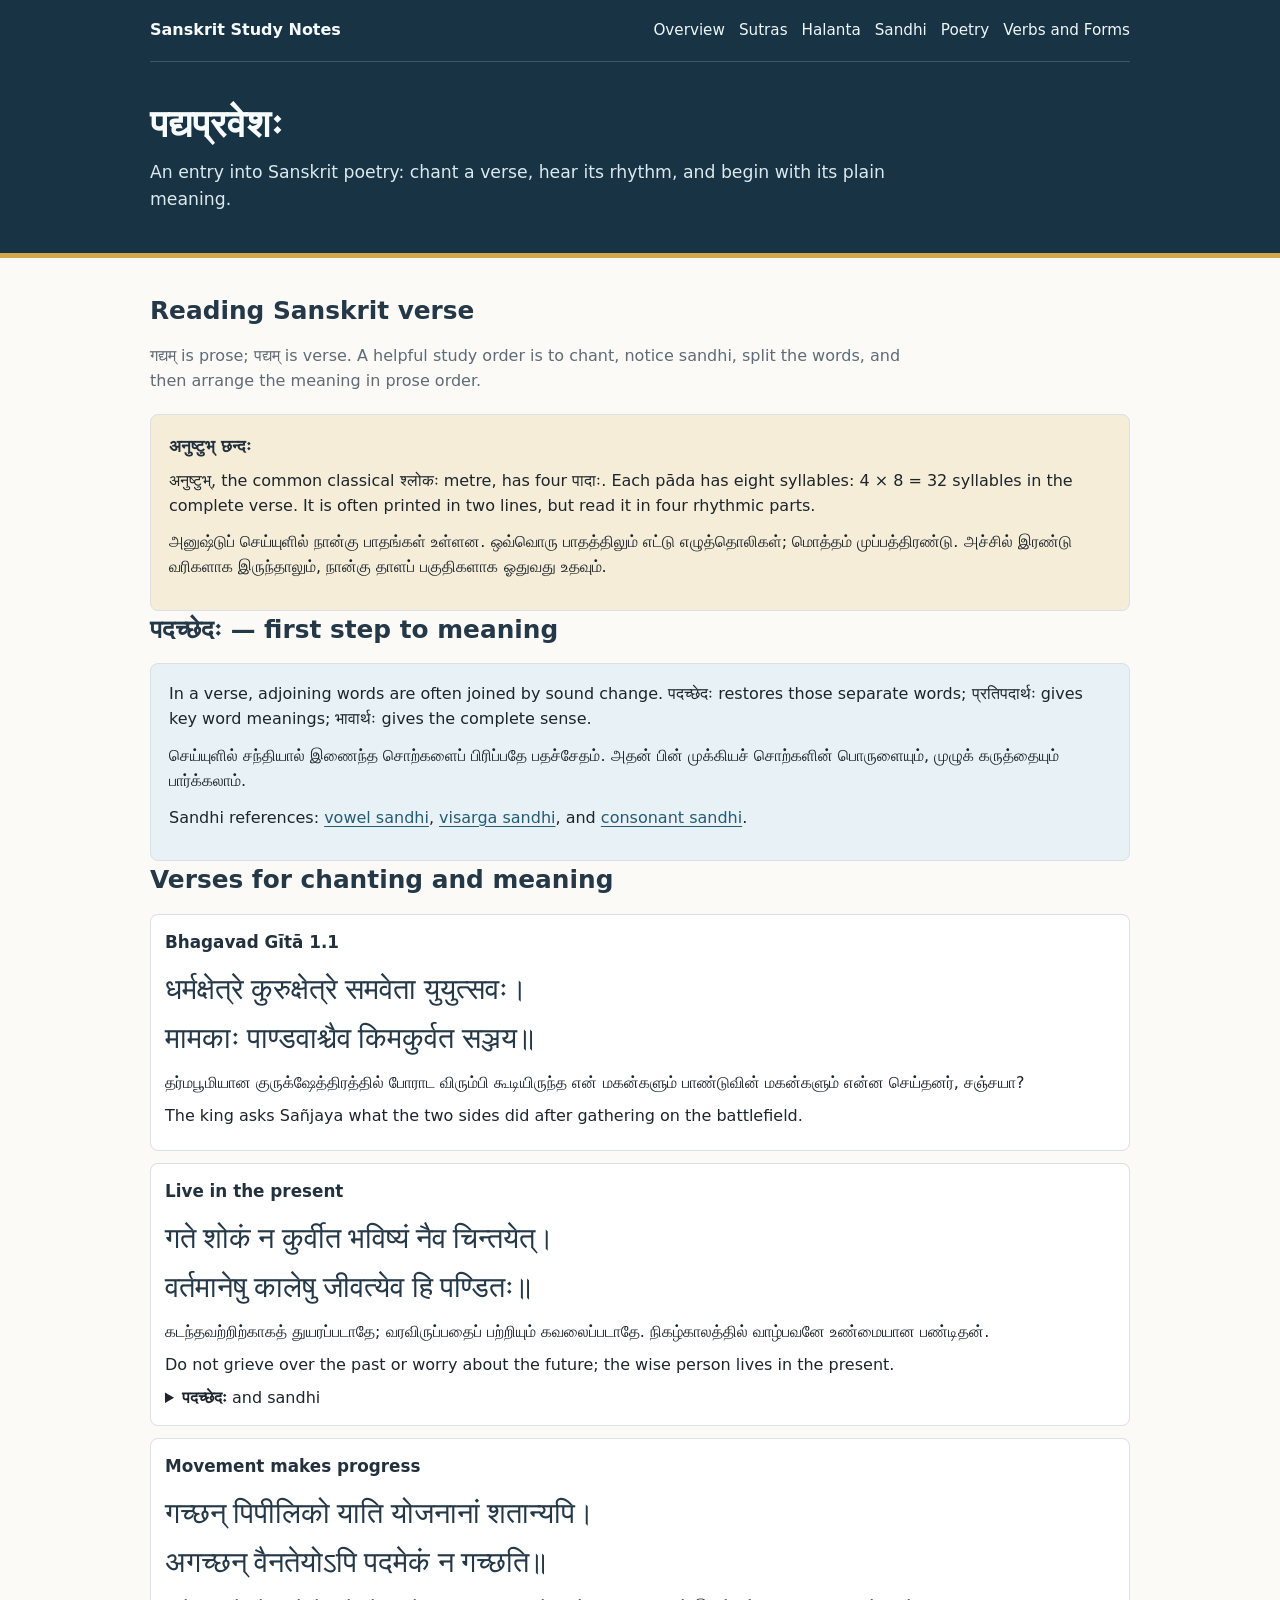
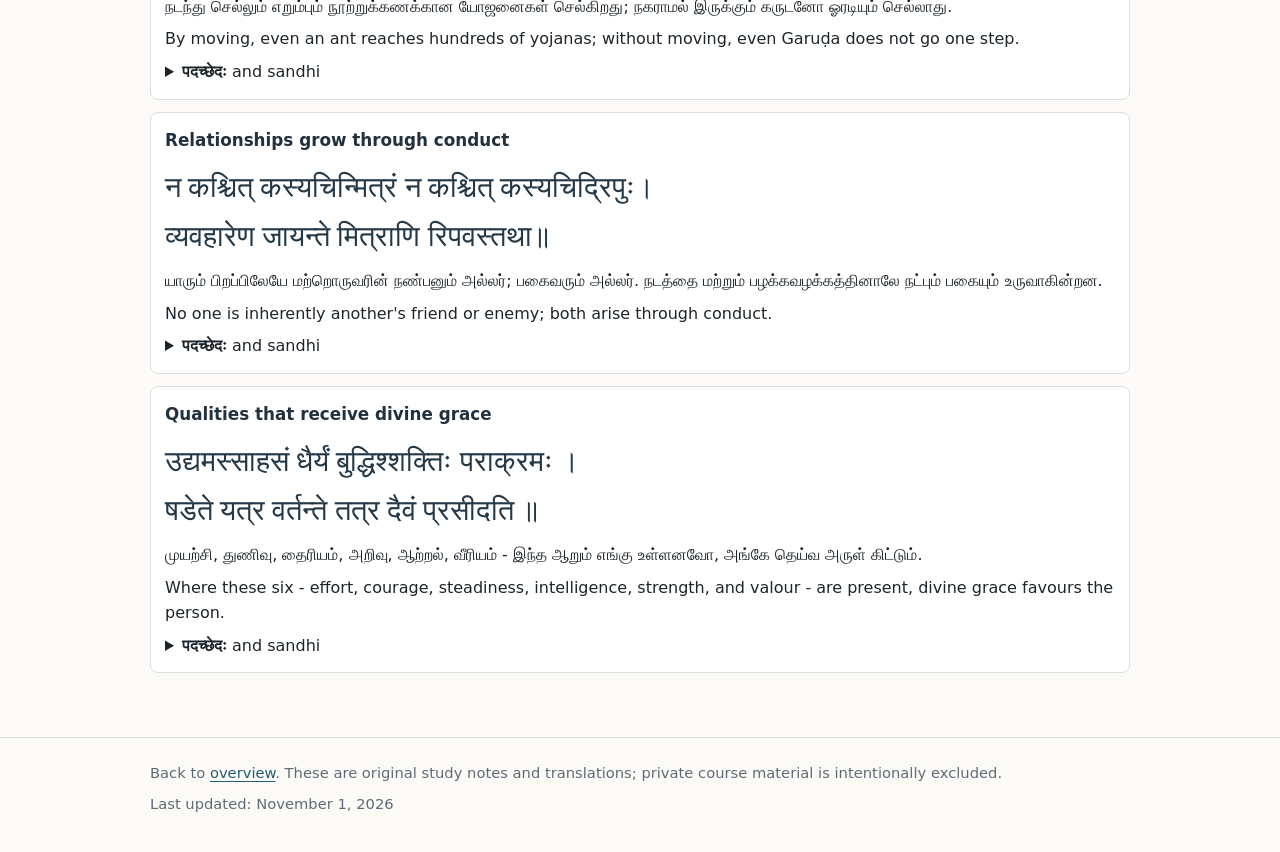
<file: padyapravesha.html>
<!DOCTYPE html>
<html lang="en">

<head>
    <meta charset="UTF-8">
    <meta name="viewport" content="width=device-width, initial-scale=1.0">
    <title>पद्यप्रवेशः — Sanskrit Poetry</title>
    <link rel="stylesheet" href="styles.css" />
</head>

<body>
    <header>
        <div class="wrap">
            <div class="topbar">
                <div class="brand">Sanskrit Study Notes</div>
                <nav aria-label="Main navigation">
                    <a href="index.html">Overview</a>
                    <a href="maheshwara-sutras.html">Sutras</a>
                    <a href="halanta-shabdaha.html">Halanta</a>
                    <a href="sandhi.html">Sandhi</a>
                    <a href="padyapravesha.html" aria-current="page">Poetry</a>
                    <a href="verbs.html">Verbs and Forms</a>
                </nav>
            </div>
            <div class="intro">
                <h1 lang="sa-Deva">पद्यप्रवेशः</h1>
                <p class="lede">An entry into Sanskrit poetry: chant a verse, hear its rhythm, and begin with its plain meaning.</p>
            </div>
        </div>
    </header>

    <main>
        <section id="anustubh" class="wrap">
            <h2>Reading Sanskrit verse</h2>
            <p class="section-note"><span class="sanskrit" lang="sa-Deva">गद्यम्</span> is prose; <span class="sanskrit" lang="sa-Deva">पद्यम्</span> is verse. A helpful study order is to chant, notice sandhi, split the words, and then arrange the meaning in prose order.</p>
            <article class="card memory-card">
                <h3 lang="sa-Deva">अनुष्टुभ् छन्दः</h3>
                <p><span class="sanskrit" lang="sa-Deva">अनुष्टुभ्</span>, the common classical <span class="sanskrit" lang="sa-Deva">श्लोकः</span> metre, has four <span class="sanskrit" lang="sa-Deva">पादाः</span>. Each pāda has eight syllables: 4 × 8 = 32 syllables in the complete verse. It is often printed in two lines, but read it in four rhythmic parts.</p>
                <p lang="ta">அனுஷ்டுப் செய்யுளில் நான்கு பாதங்கள் உள்ளன. ஒவ்வொரு பாதத்திலும் எட்டு எழுத்தொலிகள்; மொத்தம் முப்பத்திரண்டு. அச்சில் இரண்டு வரிகளாக இருந்தாலும், நான்கு தாளப் பகுதிகளாக ஓதுவது உதவும்.</p>
            </article>
        </section>

        <section id="padaccheda" class="wrap">
            <h2 lang="sa-Deva">पदच्छेदः — first step to meaning</h2>
            <article class="card note-card">
                <p>In a verse, adjoining words are often joined by sound change. <span class="sanskrit" lang="sa-Deva">पदच्छेदः</span> restores those separate words; <span class="sanskrit" lang="sa-Deva">प्रतिपदार्थः</span> gives key word meanings; <span class="sanskrit" lang="sa-Deva">भावार्थः</span> gives the complete sense.</p>
                <p lang="ta">செய்யுளில் சந்தியால் இணைந்த சொற்களைப் பிரிப்பதே பதச்சேதம். அதன் பின் முக்கியச் சொற்களின் பொருளையும், முழுக் கருத்தையும் பார்க்கலாம்.</p>
                <p>Sandhi references: <a href="sandhi.html#ach-sandhi">vowel sandhi</a>, <a href="sandhi.html#visarga-sandhi">visarga sandhi</a>, and <a href="sandhi.html#hal-sandhi">consonant sandhi</a>.</p>
            </article>
        </section>

        <section class="wrap">
            <h2>Verses for chanting and meaning</h2>
            <div class="split">
                <article class="split-step">
                    <h3>Bhagavad Gītā 1.1</h3>
                    <p class="large-example sanskrit" lang="sa-Deva">धर्मक्षेत्रे कुरुक्षेत्रे समवेता युयुत्सवः।<br>मामकाः पाण्डवाश्चैव किमकुर्वत सञ्जय॥</p>
                    <p lang="ta">தர்மபூமியான குருக்ஷேத்திரத்தில் போராட விரும்பி கூடியிருந்த என் மகன்களும் பாண்டுவின் மகன்களும் என்ன செய்தனர், சஞ்சயா?</p>
                    <p>The king asks Sañjaya what the two sides did after gathering on the battlefield.</p>
                </article>

                <article class="split-step">
                    <h3>Live in the present</h3>
                    <p class="large-example sanskrit" lang="sa-Deva">गते शोकं न कुर्वीत भविष्यं नैव चिन्तयेत्।<br>वर्तमानेषु कालेषु जीवत्येव हि पण्डितः॥</p>
                    <p lang="ta">கடந்தவற்றிற்காகத் துயரப்படாதே; வரவிருப்பதைப் பற்றியும் கவலைப்படாதே. நிகழ்காலத்தில் வாழ்பவனே உண்மையான பண்டிதன்.</p>
                    <p>Do not grieve over the past or worry about the future; the wise person lives in the present.</p>
                    <details class="verse-details">
                        <summary><strong lang="sa-Deva">पदच्छेदः</strong> and sandhi</summary>
                        <pre class="rule sanskrit" lang="sa-Deva">गते | शोकम् | न | कुर्वीत | भविष्यम् | न | एव | चिन्तयेत्
वर्तमानेषु | कालेषु | जीवति | एव | हि | पण्डितः</pre>
                        <ul class="compact-list">
                            <li><span class="sanskrit" lang="sa-Deva">न + एव → नैव</span>: <a href="sandhi.html#ach-sandhi">वृद्धिसन्धिः</a>, <span class="sanskrit" lang="sa-Deva">अ + ए → ऐ</span>.</li>
                            <li><span class="sanskrit" lang="sa-Deva">जीवति + एव → जीवत्येव</span>: <a href="sandhi.html#ach-sandhi">यण्सन्धिः</a>, final <span class="sanskrit" lang="sa-Deva">इ → य्</span> before a vowel.</li>
                        </ul>
                    </details>
                </article>

                <article class="split-step">
                    <h3>Movement makes progress</h3>
                    <p class="large-example sanskrit" lang="sa-Deva">गच्छन् पिपीलिको याति योजनानां शतान्यपि।<br>अगच्छन् वैनतेयोऽपि पदमेकं न गच्छति॥</p>
                    <p lang="ta">நடந்து செல்லும் எறும்பும் நூற்றுக்கணக்கான யோஜனைகள் செல்கிறது; நகராமல் இருக்கும் கருடனோ ஓரடியும் செல்லாது.</p>
                    <p>By moving, even an ant reaches hundreds of yojanas; without moving, even Garuḍa does not go one step.</p>
                    <details class="verse-details">
                        <summary><strong lang="sa-Deva">पदच्छेदः</strong> and sandhi</summary>
                        <pre class="rule sanskrit" lang="sa-Deva">गच्छन् | पिपीलिकः | याति | योजनानाम् | शतानि | अपि
अगच्छन् | वैनतेयः | अपि | पदम् | एकम् | न | गच्छति</pre>
                        <ul class="compact-list">
                            <li><span class="sanskrit" lang="sa-Deva">पिपीलिकः + याति → पिपीलिको याति</span>: <a href="sandhi.html#visarga-sandhi">विसर्गसन्धिः</a>, <span class="sanskrit" lang="sa-Deva">अः → ओ</span> before soft <span class="sanskrit" lang="sa-Deva">य्</span>.</li>
                            <li><span class="sanskrit" lang="sa-Deva">शतानि + अपि → शतान्यपि</span>: <a href="sandhi.html#ach-sandhi">यण्सन्धिः</a>, <span class="sanskrit" lang="sa-Deva">इ → य्</span> before a vowel.</li>
                            <li><span class="sanskrit" lang="sa-Deva">वैनतेयः + अपि → वैनतेयोऽपि</span>: <a href="sandhi.html#visarga-sandhi">विसर्गसन्धिः</a>, <span class="sanskrit" lang="sa-Deva">अः + अ → ओऽ</span>.</li>
                        </ul>
                    </details>
                </article>

                <article class="split-step">
                    <h3>Relationships grow through conduct</h3>
                    <p class="large-example sanskrit" lang="sa-Deva">न कश्चित् कस्यचिन्मित्रं न कश्चित् कस्यचिद्रिपुः।<br>व्यवहारेण जायन्ते मित्राणि रिपवस्तथा॥</p>
                    <p lang="ta">யாரும் பிறப்பிலேயே மற்றொருவரின் நண்பனும் அல்லர்; பகைவரும் அல்லர். நடத்தை மற்றும் பழக்கவழக்கத்தினாலே நட்பும் பகையும் உருவாகின்றன.</p>
                    <p>No one is inherently another's friend or enemy; both arise through conduct.</p>
                    <details class="verse-details">
                        <summary><strong lang="sa-Deva">पदच्छेदः</strong> and sandhi</summary>
                        <pre class="rule sanskrit" lang="sa-Deva">न | कश्चित् | कस्यचित् | मित्रम् | न | कश्चित् | कस्यचित् | रिपुः
व्यवहारेण | जायन्ते | मित्राणि | रिपवः | तथा</pre>
                        <ul class="compact-list">
                            <li><span class="sanskrit" lang="sa-Deva">कश्चित् = कः + चित्</span>: <a href="sandhi.html#visarga-sandhi">विसर्गसन्धिः</a>, <span class="sanskrit" lang="sa-Deva">ः + च् → श्च्</span>.</li>
                            <li><span class="sanskrit" lang="sa-Deva">कस्यचित् + मित्रम् → कस्यचिन्मित्रम्</span>: <a href="sandhi.html#anunasika-sandhi">अनुनासिकसन्धिः</a>, <span class="sanskrit" lang="sa-Deva">त् → न्</span> before <span class="sanskrit" lang="sa-Deva">म्</span>.</li>
                            <li><span class="sanskrit" lang="sa-Deva">कस्यचित् + रिपुः → कस्यचिद्रिपुः</span>: <a href="sandhi.html#hal-sandhi">जश्त्वसन्धिः</a>, <span class="sanskrit" lang="sa-Deva">त् → द्</span> before <span class="sanskrit" lang="sa-Deva">र्</span>.</li>
                            <li><span class="sanskrit" lang="sa-Deva">रिपवः + तथा → रिपवस्तथा</span>: <a href="sandhi.html#visarga-sandhi">विसर्गसन्धिः</a>, <span class="sanskrit" lang="sa-Deva">ः → स्</span> before <span class="sanskrit" lang="sa-Deva">त्</span>.</li>
                        </ul>
                    </details>
                </article>

                <article class="split-step">
                    <h3>Qualities that receive divine grace</h3>
                    <p class="large-example sanskrit" lang="sa-Deva">उद्यमस्साहसं धैर्यं बुद्धिश्शक्तिः पराक्रमः ।<br>षडेते यत्र वर्तन्ते तत्र दैवं प्रसीदति ॥</p>
                    <p lang="ta">முயற்சி, துணிவு, தைரியம், அறிவு, ஆற்றல், வீரியம் - இந்த ஆறும் எங்கு உள்ளனவோ, அங்கே தெய்வ அருள் கிட்டும்.</p>
                    <p>Where these six - effort, courage, steadiness, intelligence, strength, and valour - are present, divine grace favours the person.</p>
                    <details class="verse-details">
                        <summary><strong lang="sa-Deva">पदच्छेदः</strong> and sandhi</summary>
                        <pre class="rule sanskrit" lang="sa-Deva">उद्यमः | साहसम् | धैर्यम् | बुद्धिः | शक्तिः | पराक्रमः
षट् | एते | यत्र | वर्तन्ते | तत्र | दैवम् | प्रसीदति</pre>
                        <ul class="compact-list">
                            <li><span class="sanskrit" lang="sa-Deva">उद्यमः + साहसम् → उद्यमस्साहसम्</span>: <a href="sandhi.html#visarga-sandhi">विसर्गसन्धिः</a>, <span class="sanskrit" lang="sa-Deva">ः → स्</span> before <span class="sanskrit" lang="sa-Deva">स्</span>.</li>
                            <li><span class="sanskrit" lang="sa-Deva">बुद्धिः + शक्तिः → बुद्धिश्शक्तिः</span>: <a href="sandhi.html#visarga-sandhi">विसर्गसन्धिः</a>, <span class="sanskrit" lang="sa-Deva">ः → श्</span> before <span class="sanskrit" lang="sa-Deva">श्</span>.</li>
                            <li><span class="sanskrit" lang="sa-Deva">षट् + एते → षडेते</span>: <a href="sandhi.html#hal-sandhi">जश्त्वसन्धिः</a>, <span class="sanskrit" lang="sa-Deva">ट् → ड्</span> before a vowel.</li>
                        </ul>
                    </details>
                </article>
            </div>
        </section>
    </main>

    <footer>
        <div class="wrap">Back to <a href="index.html">overview</a>. These are original study notes and translations; private course material is intentionally excluded.
            <div class="last-updated">Last updated: November 1, 2026</div>
        </div>
    </footer>
</body>

</html>
</file>
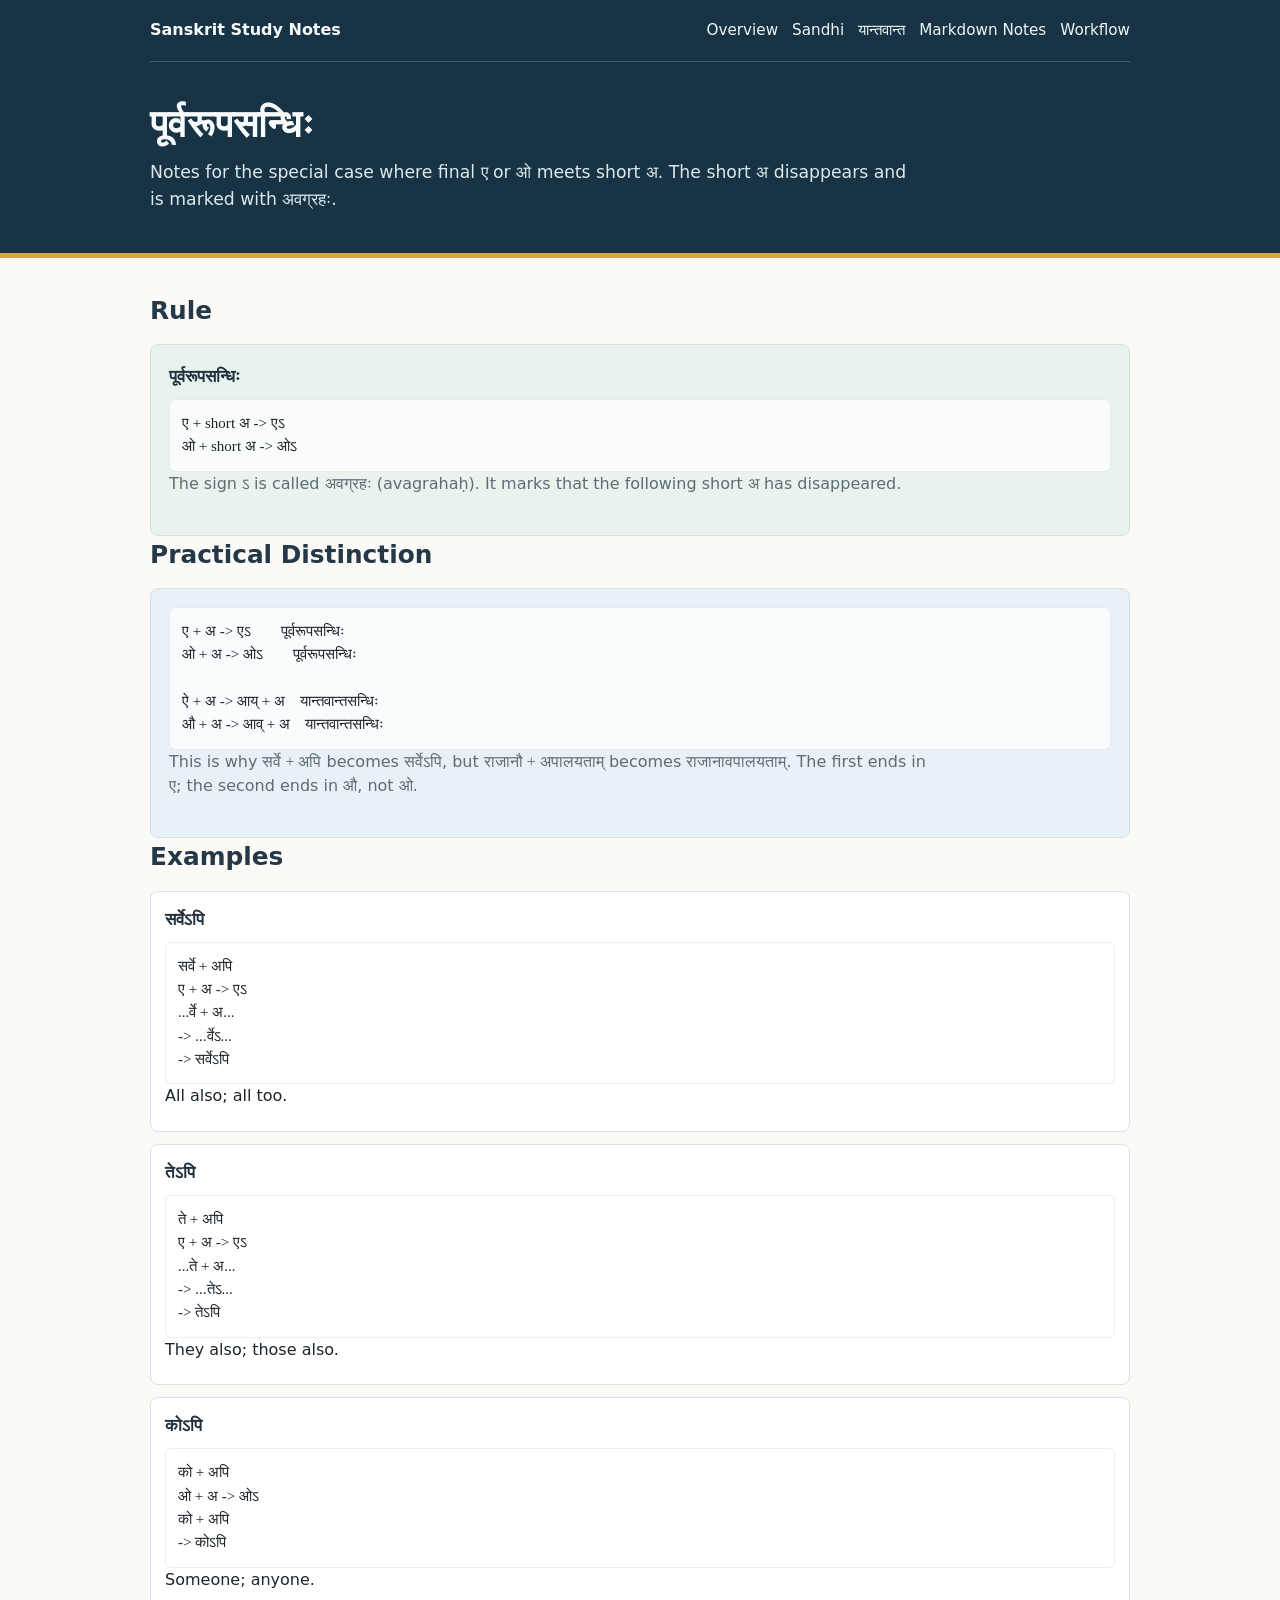
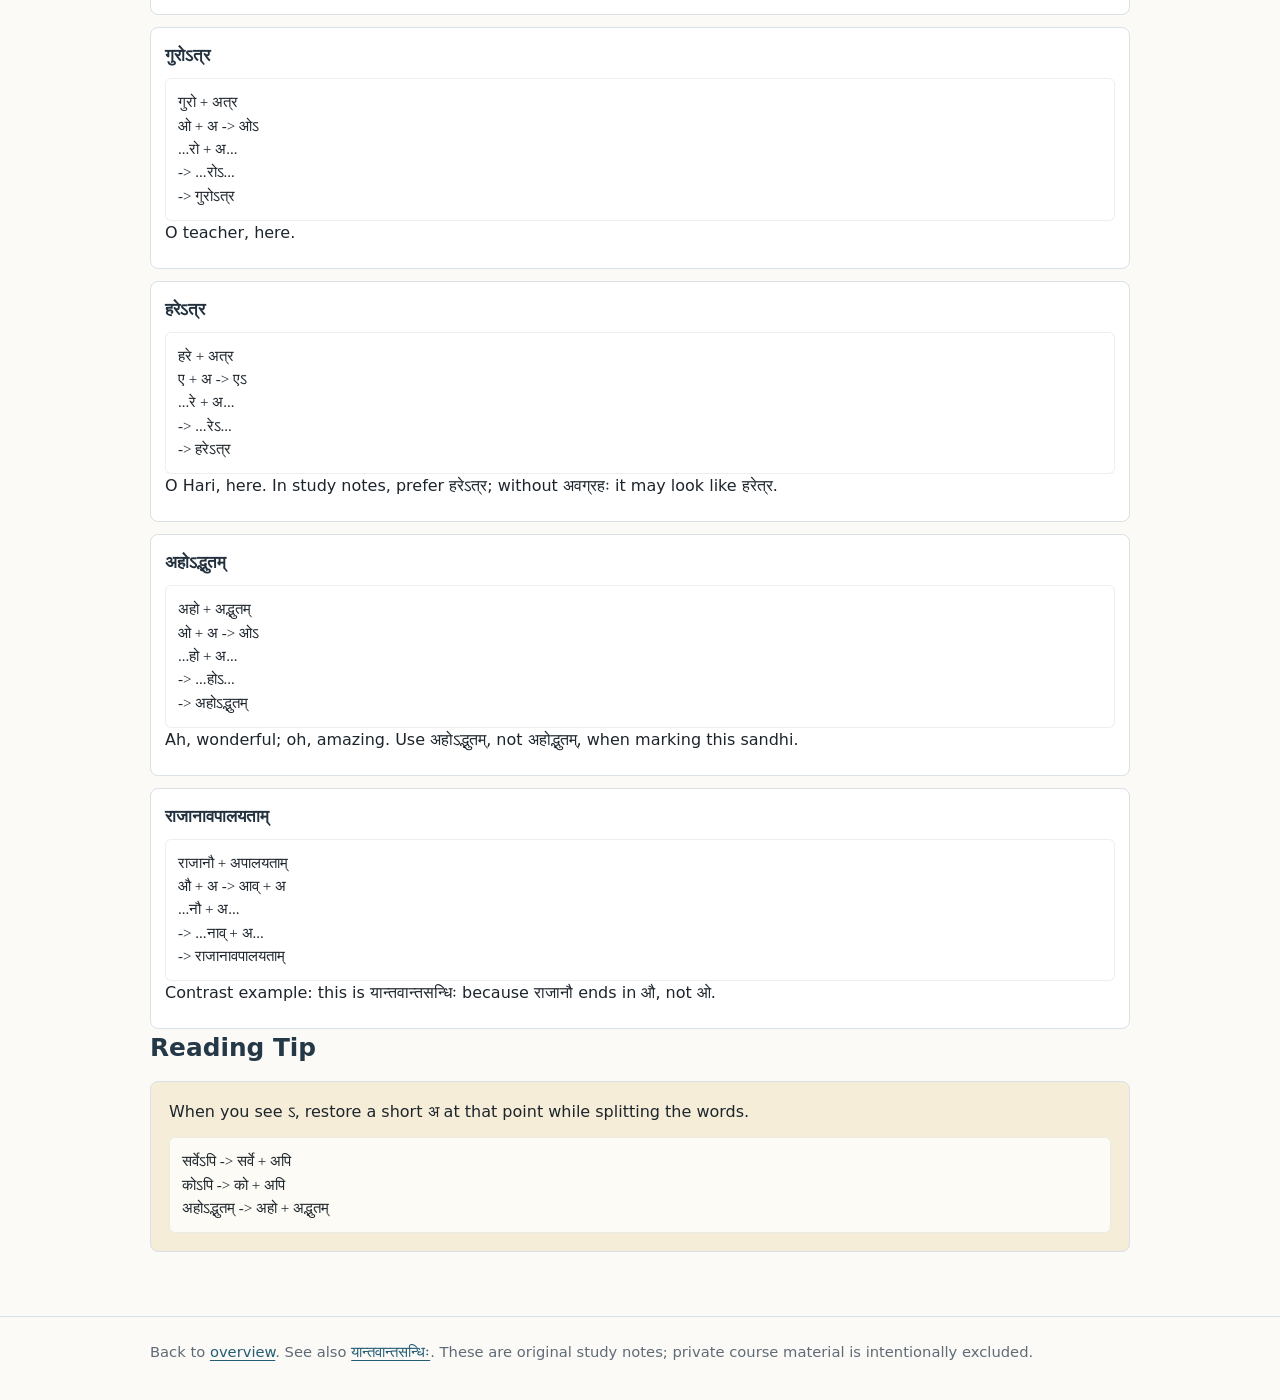
<file: purvarupa-sandhi.html>
<!DOCTYPE html>
<html lang="en">

<head>
    <meta charset="UTF-8">
    <meta name="viewport" content="width=device-width, initial-scale=1.0">
    <title>पूर्वरूपसन्धिः Notes</title>
    <style>
        :root {
            color-scheme: light;
            --ink: #1d252c;
            --muted: #5f6b76;
            --line: #d9e0e6;
            --paper: #fbfaf7;
            --panel: #ffffff;
            --soft-blue: #e8f1f6;
            --soft-green: #e9f3ee;
            --soft-gold: #f5edd8;
            --accent: #245c73;
            --shadow: 0 12px 28px rgba(29, 37, 44, 0.08);
        }

        * {
            box-sizing: border-box;
        }

        body {
            margin: 0;
            background: var(--paper);
            color: var(--ink);
            font-family: Inter, ui-sans-serif, system-ui, -apple-system, BlinkMacSystemFont, "Segoe UI", sans-serif;
            line-height: 1.55;
        }

        a {
            color: var(--accent);
            text-decoration-thickness: 1px;
            text-underline-offset: 3px;
        }

        header {
            background: #173344;
            color: #f8fbfc;
            border-bottom: 5px solid #d2a64b;
        }

        .wrap {
            width: min(980px, calc(100% - 32px));
            margin: 0 auto;
        }

        .topbar {
            display: flex;
            align-items: center;
            justify-content: space-between;
            gap: 24px;
            padding: 18px 0;
            border-bottom: 1px solid rgba(255, 255, 255, 0.18);
        }

        .brand {
            font-weight: 700;
            font-size: 1rem;
        }

        nav {
            display: flex;
            flex-wrap: wrap;
            gap: 14px;
            font-size: 0.95rem;
        }

        nav a {
            color: #eef6f8;
            text-decoration: none;
        }

        nav a:hover {
            text-decoration: underline;
        }

        .intro {
            padding: 42px 0 40px;
        }

        h1 {
            margin: 0 0 14px;
            font-size: 2.35rem;
            line-height: 1.1;
        }

        .lede {
            max-width: 760px;
            color: #dce9ee;
            font-size: 1.08rem;
            margin: 0;
        }

        main {
            padding: 34px 0 64px;
        }

        section {
            margin: 0 0 34px;
        }

        h2 {
            margin: 0 0 14px;
            font-size: 1.55rem;
            color: #243847;
        }

        h3 {
            margin: 0 0 10px;
            font-size: 1.05rem;
            color: #22313d;
        }

        p {
            margin: 0 0 12px;
        }

        .section-note {
            margin: 0 0 20px;
            max-width: 760px;
            color: var(--muted);
        }

        .card {
            min-width: 0;
            background: var(--panel);
            border: 1px solid var(--line);
            border-radius: 8px;
            padding: 18px;
            box-shadow: var(--shadow);
        }

        .rule-card {
            background: var(--soft-green);
            box-shadow: none;
        }

        .contrast-card {
            background: var(--soft-blue);
            box-shadow: none;
        }

        .note-card {
            background: var(--soft-gold);
            box-shadow: none;
        }

        .rule {
            margin: 0;
            padding: 12px;
            background: rgba(255, 255, 255, 0.75);
            border: 1px solid rgba(29, 37, 44, 0.08);
            border-radius: 6px;
            overflow-x: auto;
            font-family: "SFMono-Regular", Consolas, "Liberation Mono", monospace;
            font-size: 0.94rem;
            line-height: 1.55;
            white-space: pre;
        }

        .sanskrit {
            font-family: "Noto Serif Devanagari", "Noto Sans Devanagari", "Kohinoor Devanagari", serif;
        }

        .split {
            display: grid;
            gap: 12px;
            margin-top: 14px;
        }

        .split-step {
            padding: 14px;
            border: 1px solid var(--line);
            border-radius: 8px;
            background: #ffffff;
        }

        .split-step p {
            margin: 0 0 8px;
        }

        footer {
            padding: 24px 0 36px;
            color: var(--muted);
            border-top: 1px solid var(--line);
            font-size: 0.92rem;
        }

        @media (max-width: 780px) {
            .topbar {
                align-items: flex-start;
                flex-direction: column;
            }

            nav {
                display: grid;
                grid-template-columns: repeat(2, minmax(0, 1fr));
                gap: 8px 12px;
                width: 100%;
            }

            h1 {
                font-size: 1.78rem;
            }

            .lede {
                max-width: 28ch;
                font-size: 0.98rem;
            }
        }

        @media (max-width: 560px) {
            .wrap {
                width: min(294px, calc(100% - 32px));
                margin-left: 16px;
                margin-right: auto;
            }

            .section-note {
                max-width: 28ch;
            }
        }
    </style>
</head>

<body>
    <header>
        <div class="wrap">
            <div class="topbar">
                <div class="brand">Sanskrit Study Notes</div>
                <nav aria-label="Main navigation">
                    <a href="index.html">Overview</a>
                    <a href="index.html#sandhi">Sandhi</a>
                    <a href="yantavant-sandhi.html">यान्तवान्त</a>
                    <a href="Sandhi.md">Markdown Notes</a>
                    <a href="Workflow.md">Workflow</a>
                </nav>
            </div>
            <div class="intro">
                <h1 lang="sa-Deva">पूर्वरूपसन्धिः</h1>
                <p class="lede">Notes for the special case where final ए or ओ meets short अ. The short अ disappears and
                    is marked with अवग्रहः.</p>
            </div>
        </div>
    </header>

    <main>
        <section class="wrap">
            <h2>Rule</h2>
            <article class="card rule-card">
                <h3 lang="sa-Deva">पूर्वरूपसन्धिः</h3>
                <pre class="rule sanskrit" lang="sa-Deva">ए + short अ -> एऽ
ओ + short अ -> ओऽ</pre>
                <p class="section-note">The sign <span class="sanskrit" lang="sa-Deva">ऽ</span> is called <span
                        class="sanskrit" lang="sa-Deva">अवग्रहः</span> (avagrahaḥ). It marks that the following short
                    <span class="sanskrit" lang="sa-Deva">अ</span> has disappeared.</p>
            </article>
        </section>

        <section class="wrap">
            <h2>Practical Distinction</h2>
            <article class="card contrast-card">
                <pre class="rule sanskrit" lang="sa-Deva">ए + अ -> एऽ        पूर्वरूपसन्धिः
ओ + अ -> ओऽ        पूर्वरूपसन्धिः

ऐ + अ -> आय् + अ    यान्तवान्तसन्धिः
औ + अ -> आव् + अ    यान्तवान्तसन्धिः</pre>
                <p class="section-note">This is why <span class="sanskrit" lang="sa-Deva">सर्वे + अपि</span> becomes
                    <span class="sanskrit" lang="sa-Deva">सर्वेऽपि</span>, but <span class="sanskrit"
                        lang="sa-Deva">राजानौ + अपालयताम्</span> becomes <span class="sanskrit"
                        lang="sa-Deva">राजानावपालयताम्</span>. The first ends in <span class="sanskrit"
                        lang="sa-Deva">ए</span>; the second ends in <span class="sanskrit" lang="sa-Deva">औ</span>, not
                    <span class="sanskrit" lang="sa-Deva">ओ</span>.</p>
            </article>
        </section>

        <section class="wrap">
            <h2>Examples</h2>
            <div class="split">
                <article class="split-step">
                    <h3 lang="sa-Deva">सर्वेऽपि</h3>
                    <pre class="rule sanskrit" lang="sa-Deva">सर्वे + अपि
ए + अ -> एऽ
...र्वे + अ...
-> ...र्वेऽ...
-> सर्वेऽपि</pre>
                    <p>All also; all too.</p>
                </article>

                <article class="split-step">
                    <h3 lang="sa-Deva">तेऽपि</h3>
                    <pre class="rule sanskrit" lang="sa-Deva">ते + अपि
ए + अ -> एऽ
...ते + अ...
-> ...तेऽ...
-> तेऽपि</pre>
                    <p>They also; those also.</p>
                </article>

                <article class="split-step">
                    <h3 lang="sa-Deva">कोऽपि</h3>
                    <pre class="rule sanskrit" lang="sa-Deva">को + अपि
ओ + अ -> ओऽ
को + अपि
-> कोऽपि</pre>
                    <p>Someone; anyone.</p>
                </article>

                <article class="split-step">
                    <h3 lang="sa-Deva">गुरोऽत्र</h3>
                    <pre class="rule sanskrit" lang="sa-Deva">गुरो + अत्र
ओ + अ -> ओऽ
...रो + अ...
-> ...रोऽ...
-> गुरोऽत्र</pre>
                    <p>O teacher, here.</p>
                </article>

                <article class="split-step">
                    <h3 lang="sa-Deva">हरेऽत्र</h3>
                    <pre class="rule sanskrit" lang="sa-Deva">हरे + अत्र
ए + अ -> एऽ
...रे + अ...
-> ...रेऽ...
-> हरेऽत्र</pre>
                    <p>O Hari, here. In study notes, prefer <span class="sanskrit" lang="sa-Deva">हरेऽत्र</span>; without
                        अवग्रहः it may look like <span class="sanskrit" lang="sa-Deva">हरेत्र</span>.</p>
                </article>

                <article class="split-step">
                    <h3 lang="sa-Deva">अहोऽद्भुतम्</h3>
                    <pre class="rule sanskrit" lang="sa-Deva">अहो + अद्भुतम्
ओ + अ -> ओऽ
...हो + अ...
-> ...होऽ...
-> अहोऽद्भुतम्</pre>
                    <p>Ah, wonderful; oh, amazing. Use <span class="sanskrit" lang="sa-Deva">अहोऽद्भुतम्</span>, not
                        <span class="sanskrit" lang="sa-Deva">अहोद्भुतम्</span>, when marking this sandhi.</p>
                </article>

                <article class="split-step">
                    <h3 lang="sa-Deva">राजानावपालयताम्</h3>
                    <pre class="rule sanskrit" lang="sa-Deva">राजानौ + अपालयताम्
औ + अ -> आव् + अ
...नौ + अ...
-> ...नाव् + अ...
-> राजानावपालयताम्</pre>
                    <p>Contrast example: this is यान्तवान्तसन्धिः because <span class="sanskrit"
                            lang="sa-Deva">राजानौ</span> ends in <span class="sanskrit" lang="sa-Deva">औ</span>, not
                        <span class="sanskrit" lang="sa-Deva">ओ</span>.</p>
                </article>
            </div>
        </section>

        <section class="wrap">
            <h2>Reading Tip</h2>
            <article class="card note-card">
                <p>When you see <span class="sanskrit" lang="sa-Deva">ऽ</span>, restore a short <span class="sanskrit"
                        lang="sa-Deva">अ</span> at that point while splitting the words.</p>
                <pre class="rule sanskrit" lang="sa-Deva">सर्वेऽपि -> सर्वे + अपि
कोऽपि -> को + अपि
अहोऽद्भुतम् -> अहो + अद्भुतम्</pre>
            </article>
        </section>
    </main>

    <footer>
        <div class="wrap">
            Back to <a href="index.html">overview</a>. See also <a href="yantavant-sandhi.html">यान्तवान्तसन्धिः</a>.
            These are original study notes; private course material is intentionally excluded.
        </div>
    </footer>
</body>

</html>
</file>
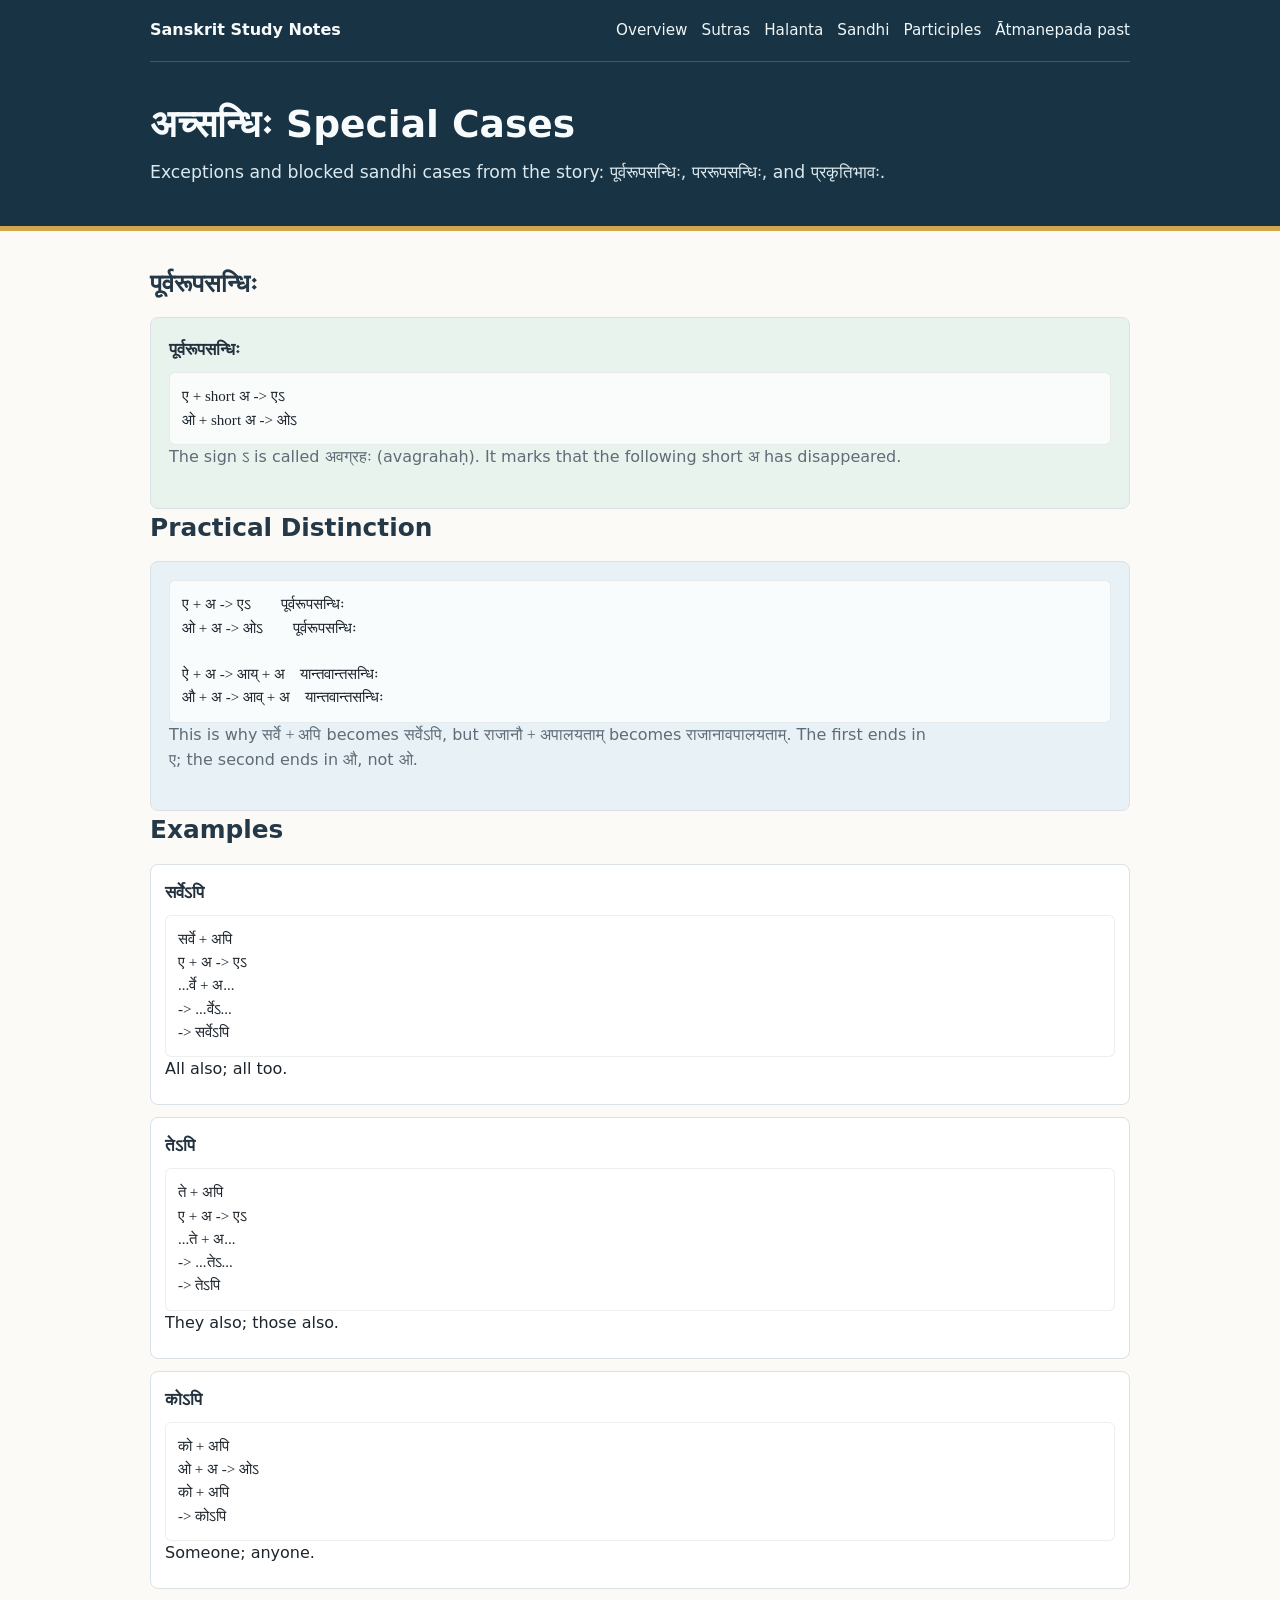
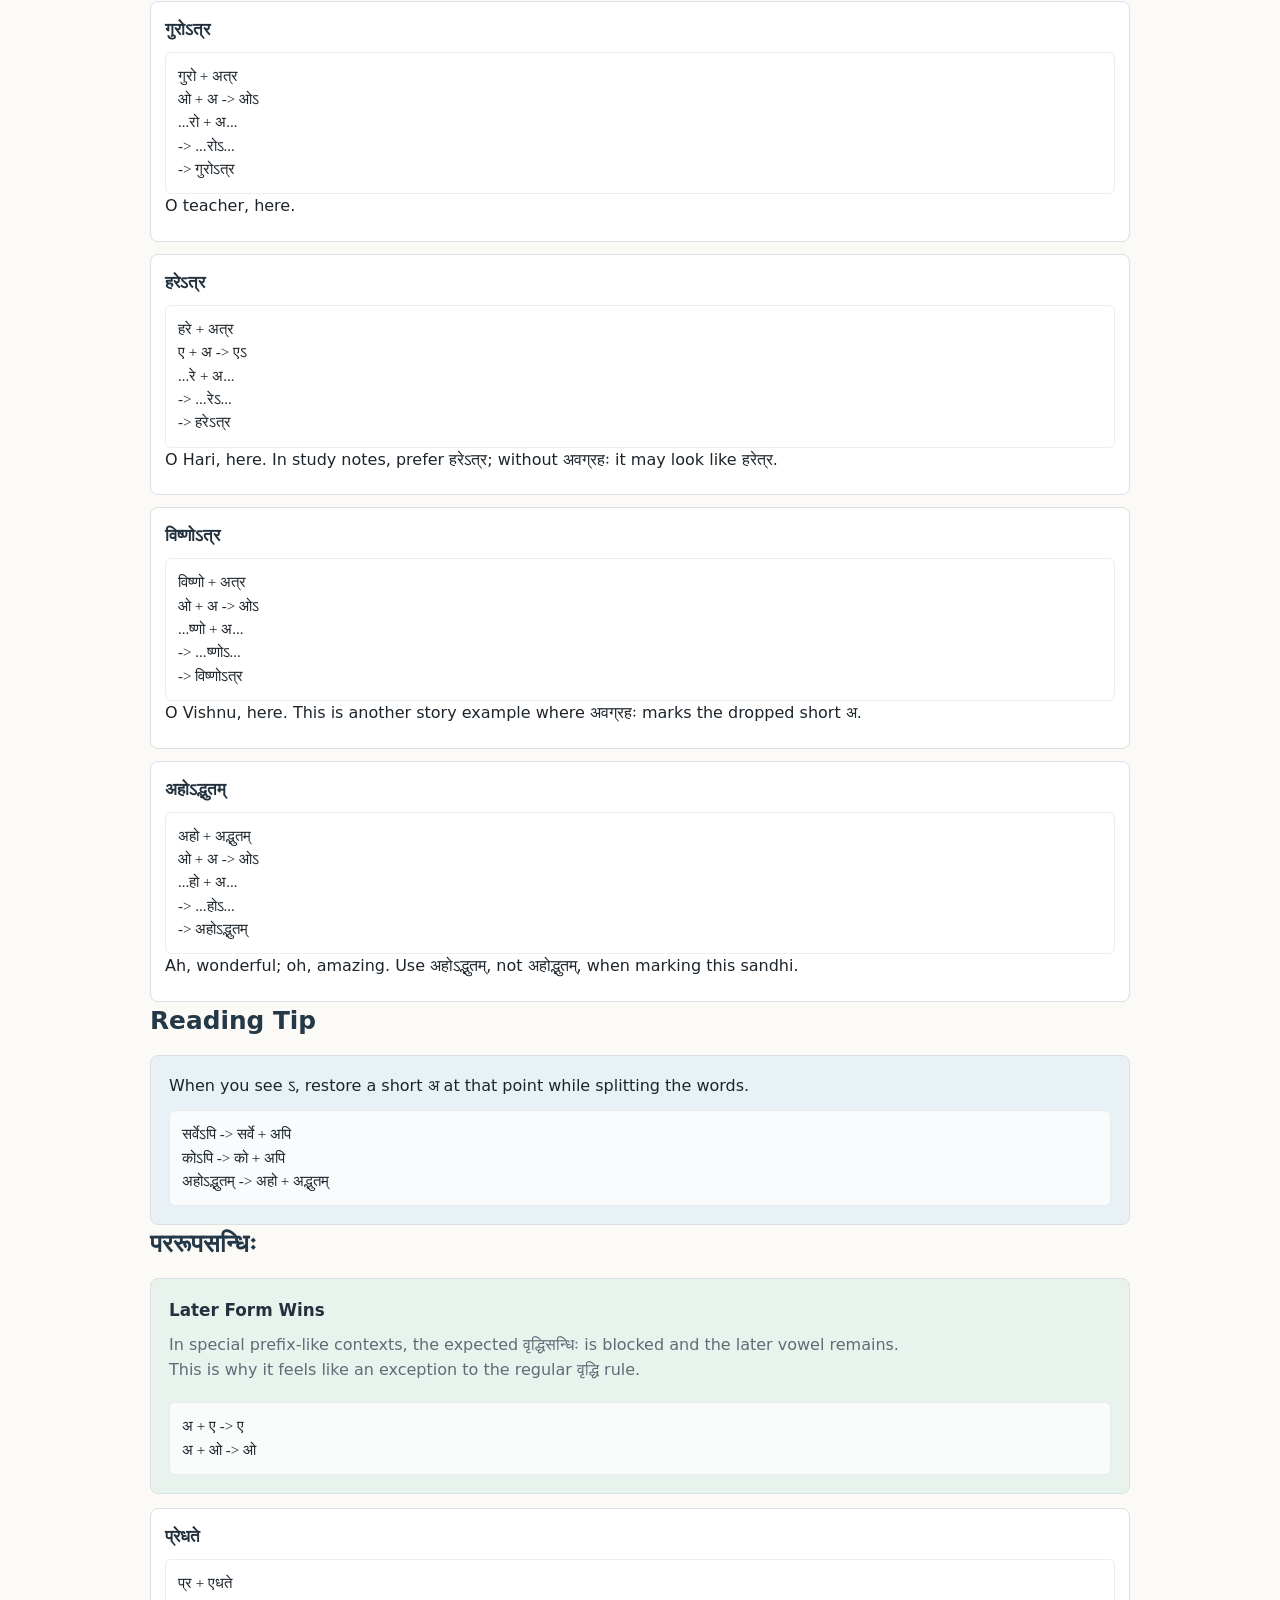
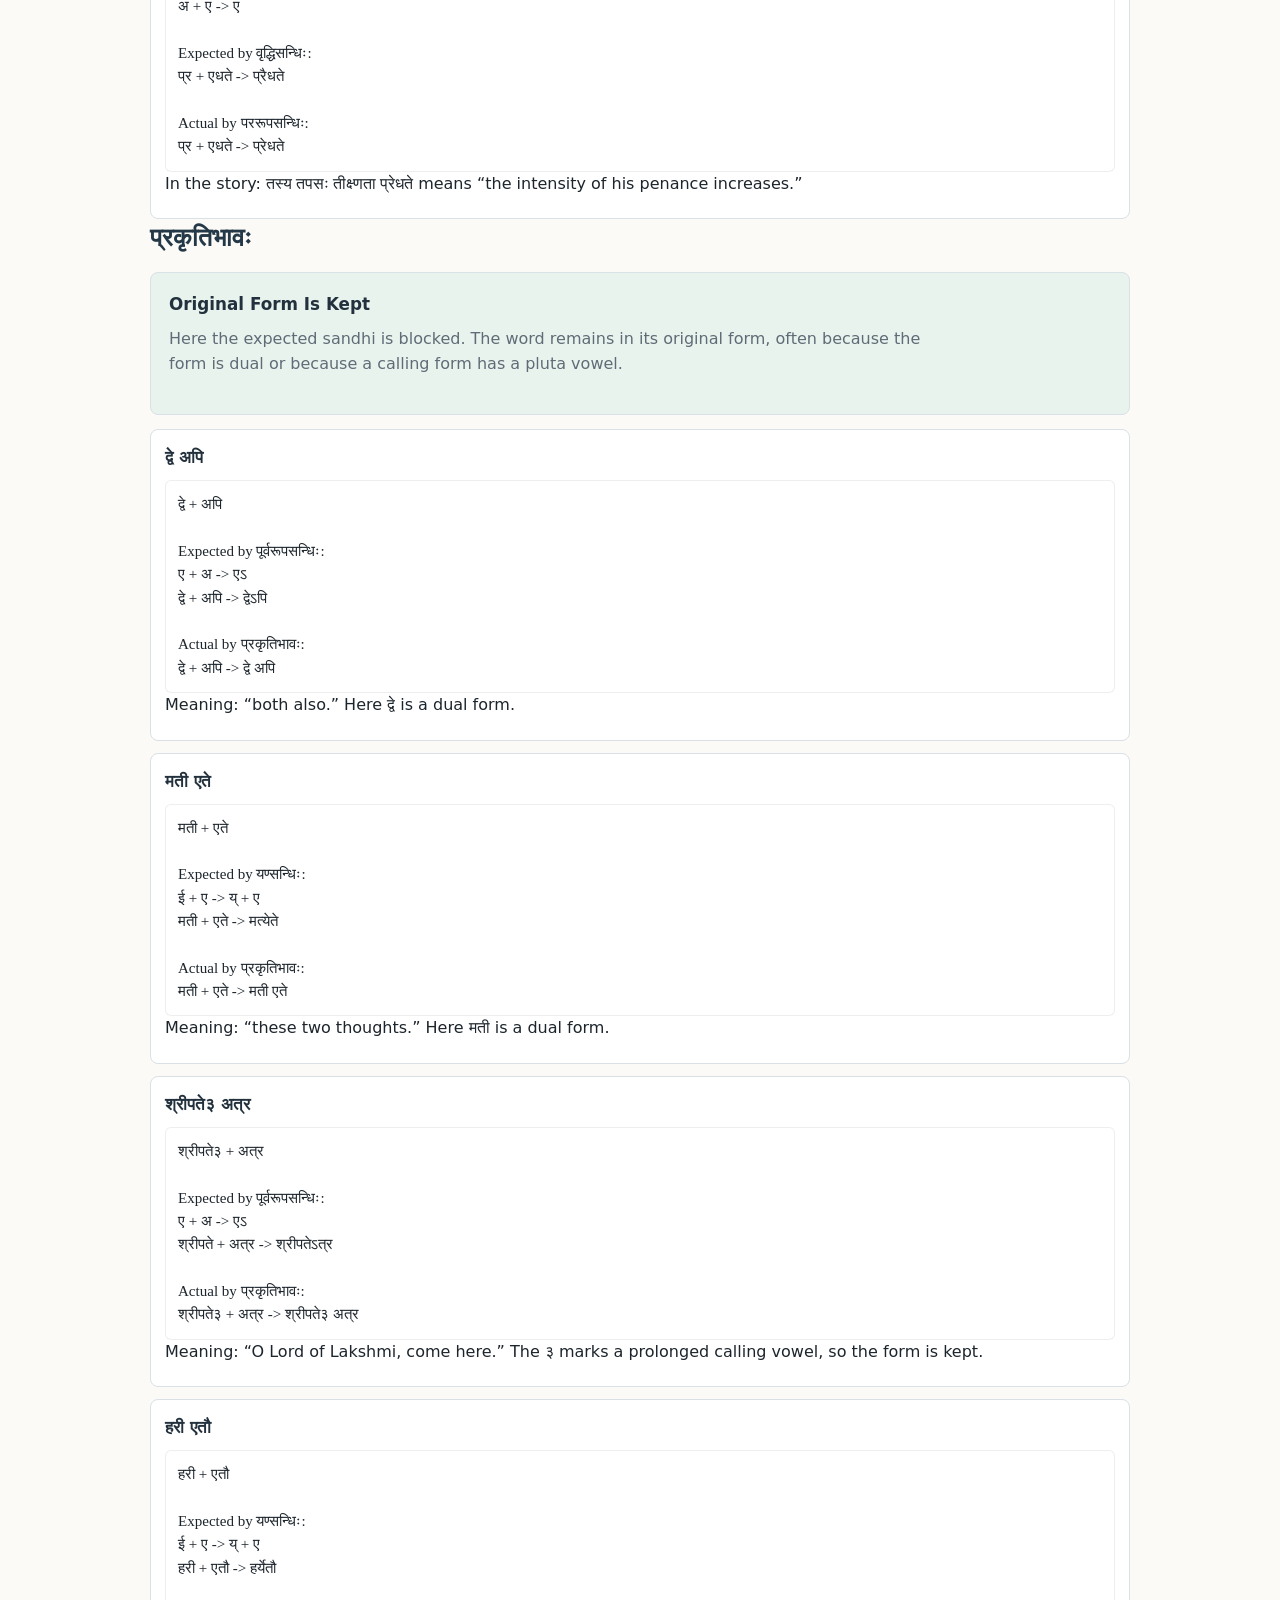
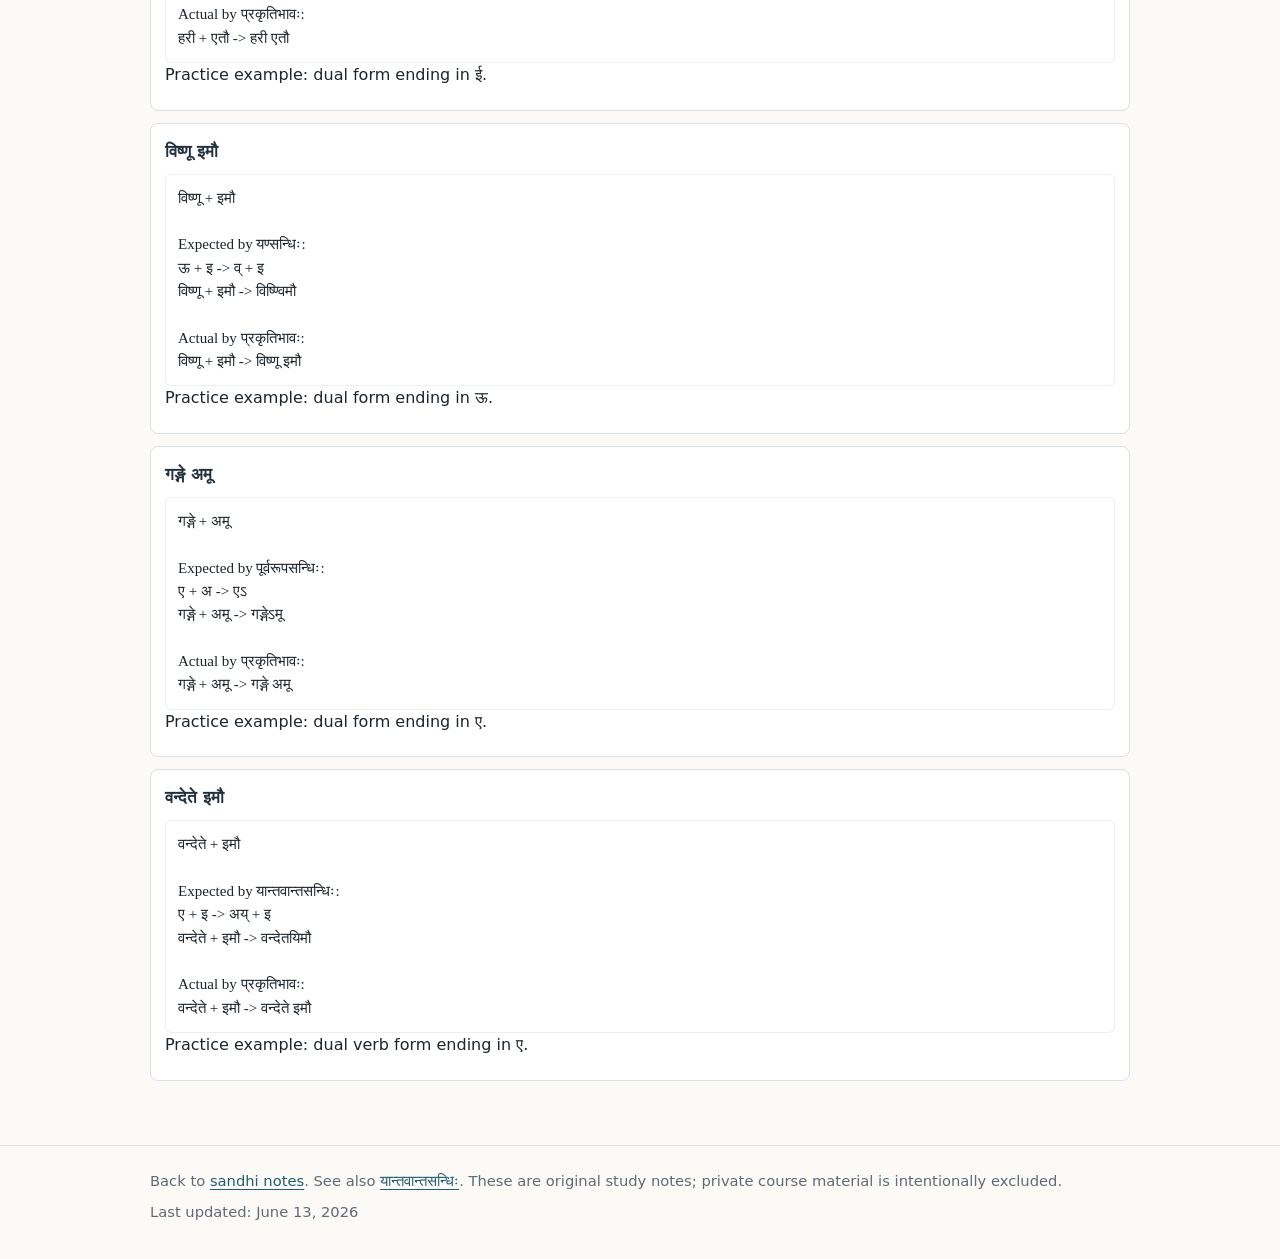
<file: sandhi-special-cases.html>
<!DOCTYPE html>
<html lang="en">

<head>
    <meta charset="UTF-8">
    <meta name="viewport" content="width=device-width, initial-scale=1.0">
    <title>अच्सन्धिः Special Cases</title>
    <link rel="stylesheet" href="styles.css" />
</head>

<body>
    <header>
        <div class="wrap">
            <div class="topbar">
                <div class="brand">Sanskrit Study Notes</div>
                <nav aria-label="Main navigation">
                    <a href="index.html">Overview</a>
                    <a href="maheshwara-sutras.html">Sutras</a>
                    <a href="halanta-shabdaha.html">Halanta</a>
                    <a href="sandhi.html">Sandhi</a>
                    <a href="shatru-shanach.html">Participles</a>
                    <a href="atmanepada-lang.html">Ātmanepada past</a>
                </nav>
            </div>
            <div class="intro">
                <h1 lang="sa-Deva">अच्सन्धिः Special Cases</h1>
                <p class="lede">Exceptions and blocked sandhi cases from the story: पूर्वरूपसन्धिः, पररूपसन्धिः, and
                    प्रकृतिभावः.</p>
            </div>
        </div>
    </header>

    <main>
        <section class="wrap" id="purvarupa">
            <h2 lang="sa-Deva">पूर्वरूपसन्धिः</h2>
            <article class="card rule-card">
                <h3 lang="sa-Deva">पूर्वरूपसन्धिः</h3>
                <pre class="rule sanskrit" lang="sa-Deva">ए + short अ -> एऽ
ओ + short अ -> ओऽ</pre>
                <p class="section-note">The sign <span class="sanskrit" lang="sa-Deva">ऽ</span> is called <span
                        class="sanskrit" lang="sa-Deva">अवग्रहः</span> (avagrahaḥ). It marks that the following short
                    <span class="sanskrit" lang="sa-Deva">अ</span> has disappeared.</p>
            </article>
        </section>

        <section class="wrap">
            <h2>Practical Distinction</h2>
            <article class="card contrast-card">
                <pre class="rule sanskrit" lang="sa-Deva">ए + अ -> एऽ        पूर्वरूपसन्धिः
ओ + अ -> ओऽ        पूर्वरूपसन्धिः

ऐ + अ -> आय् + अ    यान्तवान्तसन्धिः
औ + अ -> आव् + अ    यान्तवान्तसन्धिः</pre>
                <p class="section-note">This is why <span class="sanskrit" lang="sa-Deva">सर्वे + अपि</span> becomes
                    <span class="sanskrit" lang="sa-Deva">सर्वेऽपि</span>, but <span class="sanskrit"
                        lang="sa-Deva">राजानौ + अपालयताम्</span> becomes <span class="sanskrit"
                        lang="sa-Deva">राजानावपालयताम्</span>. The first ends in <span class="sanskrit"
                        lang="sa-Deva">ए</span>; the second ends in <span class="sanskrit" lang="sa-Deva">औ</span>, not
                    <span class="sanskrit" lang="sa-Deva">ओ</span>.</p>
            </article>
        </section>

        <section class="wrap">
            <h2>Examples</h2>
            <div class="split">
                <article class="split-step">
                    <h3 lang="sa-Deva">सर्वेऽपि</h3>
                    <pre class="rule sanskrit" lang="sa-Deva">सर्वे + अपि
ए + अ -> एऽ
...र्वे + अ...
-> ...र्वेऽ...
-> सर्वेऽपि</pre>
                    <p>All also; all too.</p>
                </article>

                <article class="split-step">
                    <h3 lang="sa-Deva">तेऽपि</h3>
                    <pre class="rule sanskrit" lang="sa-Deva">ते + अपि
ए + अ -> एऽ
...ते + अ...
-> ...तेऽ...
-> तेऽपि</pre>
                    <p>They also; those also.</p>
                </article>

                <article class="split-step">
                    <h3 lang="sa-Deva">कोऽपि</h3>
                    <pre class="rule sanskrit" lang="sa-Deva">को + अपि
ओ + अ -> ओऽ
को + अपि
-> कोऽपि</pre>
                    <p>Someone; anyone.</p>
                </article>

                <article class="split-step">
                    <h3 lang="sa-Deva">गुरोऽत्र</h3>
                    <pre class="rule sanskrit" lang="sa-Deva">गुरो + अत्र
ओ + अ -> ओऽ
...रो + अ...
-> ...रोऽ...
-> गुरोऽत्र</pre>
                    <p>O teacher, here.</p>
                </article>

                <article class="split-step">
                    <h3 lang="sa-Deva">हरेऽत्र</h3>
                    <pre class="rule sanskrit" lang="sa-Deva">हरे + अत्र
ए + अ -> एऽ
...रे + अ...
-> ...रेऽ...
-> हरेऽत्र</pre>
                    <p>O Hari, here. In study notes, prefer <span class="sanskrit" lang="sa-Deva">हरेऽत्र</span>; without
                        अवग्रहः it may look like <span class="sanskrit" lang="sa-Deva">हरेत्र</span>.</p>
                </article>

                <article class="split-step">
                    <h3 lang="sa-Deva">विष्णोऽत्र</h3>
                    <pre class="rule sanskrit" lang="sa-Deva">विष्णो + अत्र
ओ + अ -> ओऽ
...ष्णो + अ...
-> ...ष्णोऽ...
-> विष्णोऽत्र</pre>
                    <p>O Vishnu, here. This is another story example where अवग्रहः marks the dropped short <span
                            class="sanskrit" lang="sa-Deva">अ</span>.</p>
                </article>

                <article class="split-step">
                    <h3 lang="sa-Deva">अहोऽद्भुतम्</h3>
                    <pre class="rule sanskrit" lang="sa-Deva">अहो + अद्भुतम्
ओ + अ -> ओऽ
...हो + अ...
-> ...होऽ...
-> अहोऽद्भुतम्</pre>
                    <p>Ah, wonderful; oh, amazing. Use <span class="sanskrit" lang="sa-Deva">अहोऽद्भुतम्</span>, not
                        <span class="sanskrit" lang="sa-Deva">अहोद्भुतम्</span>, when marking this sandhi.</p>
                </article>
            </div>
        </section>

        <section class="wrap">
            <h2>Reading Tip</h2>
            <article class="card note-card">
                <p>When you see <span class="sanskrit" lang="sa-Deva">ऽ</span>, restore a short <span class="sanskrit"
                        lang="sa-Deva">अ</span> at that point while splitting the words.</p>
                <pre class="rule sanskrit" lang="sa-Deva">सर्वेऽपि -> सर्वे + अपि
कोऽपि -> को + अपि
अहोऽद्भुतम् -> अहो + अद्भुतम्</pre>
            </article>
        </section>

        <section class="wrap" id="pararupa">
            <h2 lang="sa-Deva">पररूपसन्धिः</h2>
            <article class="card rule-card">
                <h3>Later Form Wins</h3>
                <p class="section-note">In special prefix-like contexts, the expected वृद्धिसन्धिः is blocked and the
                    later vowel remains. This is why it feels like an exception to the regular वृद्धि rule.</p>
                <pre class="rule sanskrit" lang="sa-Deva">अ + ए -> ए
अ + ओ -> ओ</pre>
            </article>

            <div class="split">
                <article class="split-step">
                    <h3 lang="sa-Deva">प्रेधते</h3>
                    <pre class="rule sanskrit" lang="sa-Deva">प्र + एधते
अ + ए -> ए

Expected by वृद्धिसन्धिः:
प्र + एधते -> प्रैधते

Actual by पररूपसन्धिः:
प्र + एधते -> प्रेधते</pre>
                    <p>In the story: <span class="sanskrit" lang="sa-Deva">तस्य तपसः तीक्ष्णता प्रेधते</span> means
                        “the intensity of his penance increases.”</p>
                </article>
            </div>
        </section>

        <section class="wrap" id="prakritibhava">
            <h2 lang="sa-Deva">प्रकृतिभावः</h2>
            <article class="card rule-card">
                <h3>Original Form Is Kept</h3>
                <p class="section-note">Here the expected sandhi is blocked. The word remains in its original form,
                    often because the form is dual or because a calling form has a pluta vowel.</p>
            </article>

            <div class="split">
                <article class="split-step">
                    <h3 lang="sa-Deva">द्वे अपि</h3>
                    <pre class="rule sanskrit" lang="sa-Deva">द्वे + अपि

Expected by पूर्वरूपसन्धिः:
ए + अ -> एऽ
द्वे + अपि -> द्वेऽपि

Actual by प्रकृतिभावः:
द्वे + अपि -> द्वे अपि</pre>
                    <p>Meaning: “both also.” Here <span class="sanskrit" lang="sa-Deva">द्वे</span> is a dual form.</p>
                </article>

                <article class="split-step">
                    <h3 lang="sa-Deva">मती एते</h3>
                    <pre class="rule sanskrit" lang="sa-Deva">मती + एते

Expected by यण्सन्धिः:
ई + ए -> य् + ए
मती + एते -> मत्येते

Actual by प्रकृतिभावः:
मती + एते -> मती एते</pre>
                    <p>Meaning: “these two thoughts.” Here <span class="sanskrit" lang="sa-Deva">मती</span> is a dual
                        form.</p>
                </article>

                <article class="split-step">
                    <h3 lang="sa-Deva">श्रीपते३ अत्र</h3>
                    <pre class="rule sanskrit" lang="sa-Deva">श्रीपते३ + अत्र

Expected by पूर्वरूपसन्धिः:
ए + अ -> एऽ
श्रीपते + अत्र -> श्रीपतेऽत्र

Actual by प्रकृतिभावः:
श्रीपते३ + अत्र -> श्रीपते३ अत्र</pre>
                    <p>Meaning: “O Lord of Lakshmi, come here.” The <span class="sanskrit" lang="sa-Deva">३</span>
                        marks a prolonged calling vowel, so the form is kept.</p>
                </article>

                <article class="split-step">
                    <h3 lang="sa-Deva">हरी एतौ</h3>
                    <pre class="rule sanskrit" lang="sa-Deva">हरी + एतौ

Expected by यण्सन्धिः:
ई + ए -> य् + ए
हरी + एतौ -> हर्येतौ

Actual by प्रकृतिभावः:
हरी + एतौ -> हरी एतौ</pre>
                    <p>Practice example: dual form ending in <span class="sanskrit" lang="sa-Deva">ई</span>.</p>
                </article>

                <article class="split-step">
                    <h3 lang="sa-Deva">विष्णू इमौ</h3>
                    <pre class="rule sanskrit" lang="sa-Deva">विष्णू + इमौ

Expected by यण्सन्धिः:
ऊ + इ -> व् + इ
विष्णू + इमौ -> विष्ण्विमौ

Actual by प्रकृतिभावः:
विष्णू + इमौ -> विष्णू इमौ</pre>
                    <p>Practice example: dual form ending in <span class="sanskrit" lang="sa-Deva">ऊ</span>.</p>
                </article>

                <article class="split-step">
                    <h3 lang="sa-Deva">गङ्गे अमू</h3>
                    <pre class="rule sanskrit" lang="sa-Deva">गङ्गे + अमू

Expected by पूर्वरूपसन्धिः:
ए + अ -> एऽ
गङ्गे + अमू -> गङ्गेऽमू

Actual by प्रकृतिभावः:
गङ्गे + अमू -> गङ्गे अमू</pre>
                    <p>Practice example: dual form ending in <span class="sanskrit" lang="sa-Deva">ए</span>.</p>
                </article>

                <article class="split-step">
                    <h3 lang="sa-Deva">वन्देते इमौ</h3>
                    <pre class="rule sanskrit" lang="sa-Deva">वन्देते + इमौ

Expected by यान्तवान्तसन्धिः:
ए + इ -> अय् + इ
वन्देते + इमौ -> वन्देतयिमौ

Actual by प्रकृतिभावः:
वन्देते + इमौ -> वन्देते इमौ</pre>
                    <p>Practice example: dual verb form ending in <span class="sanskrit" lang="sa-Deva">ए</span>.</p>
                </article>
            </div>
        </section>
    </main>

    <footer>
        <div class="wrap">
            Back to <a href="sandhi.html">sandhi notes</a>. See also <a href="yantavant-sandhi.html">यान्तवान्तसन्धिः</a>.
            These are original study notes; private course material is intentionally excluded.
            <div class="last-updated">Last updated: June 13, 2026</div>
        </div>
    </footer>
</body>

</html>
</file>
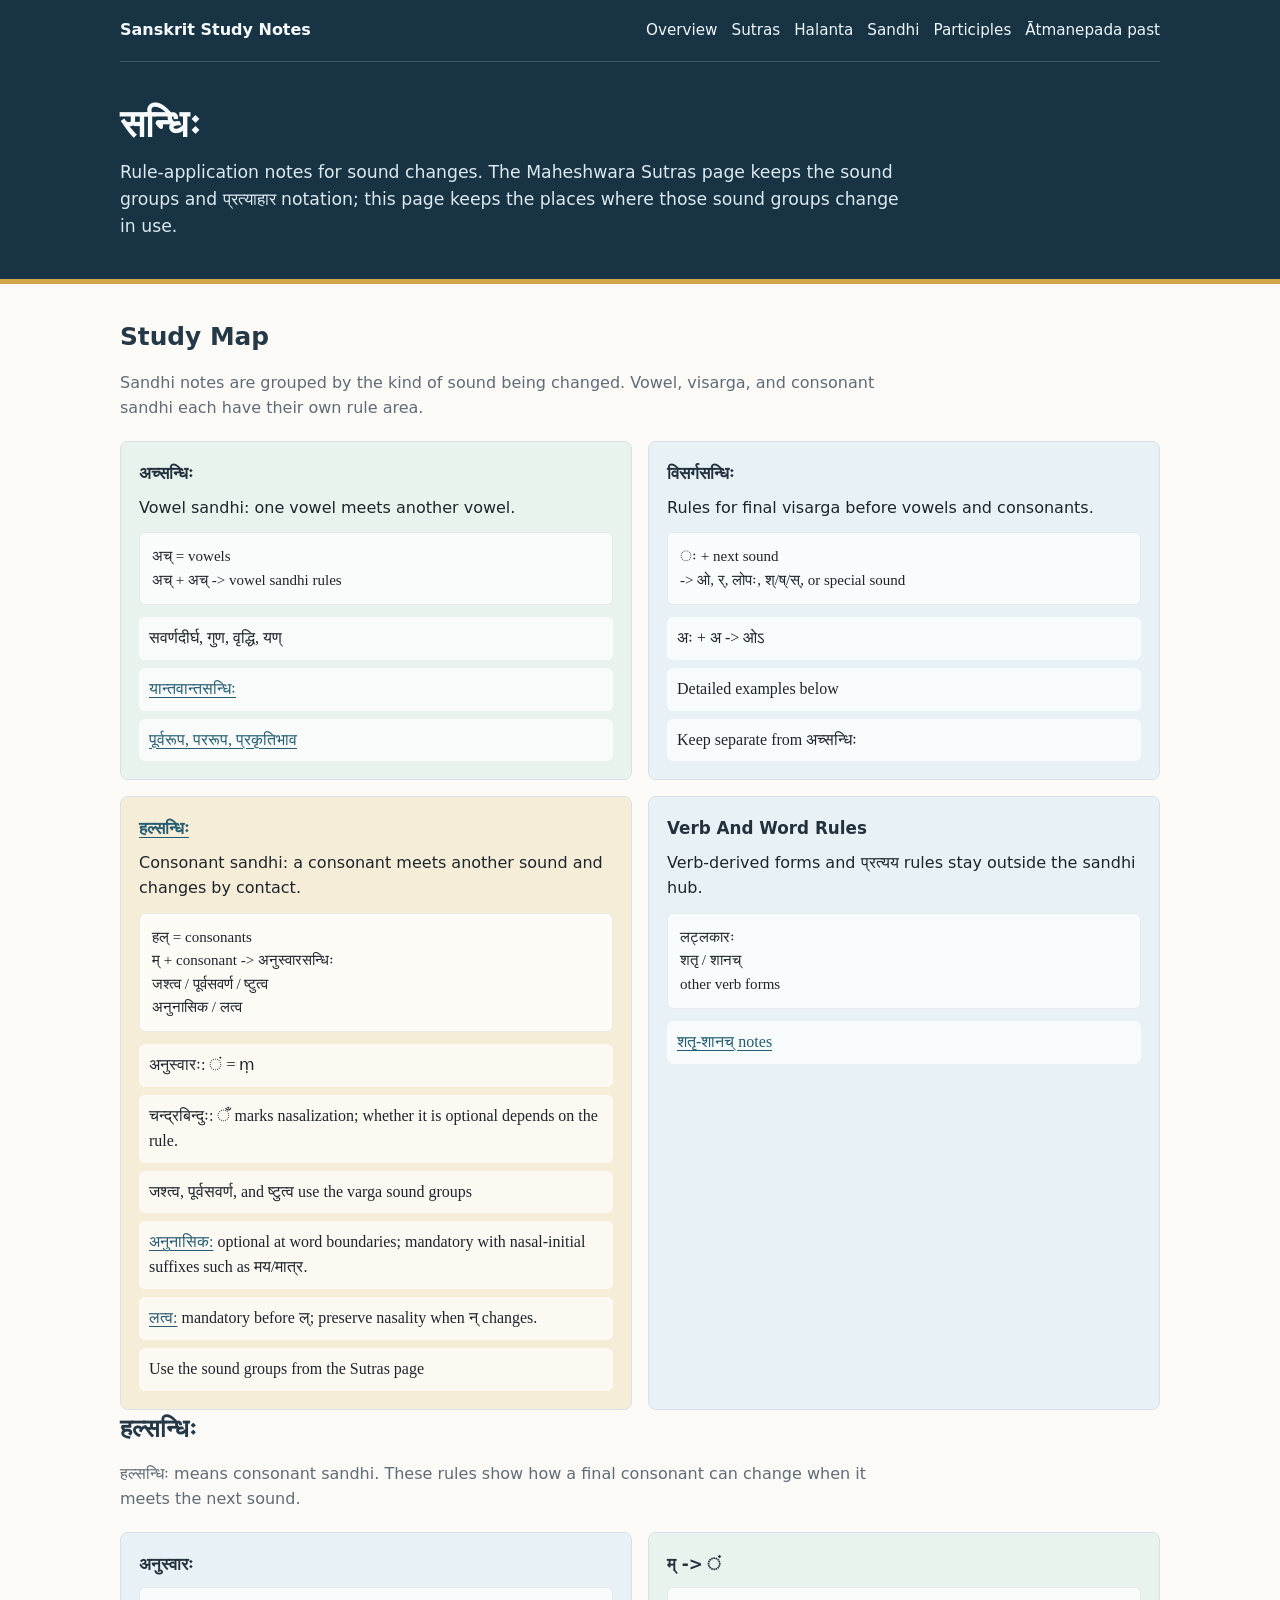
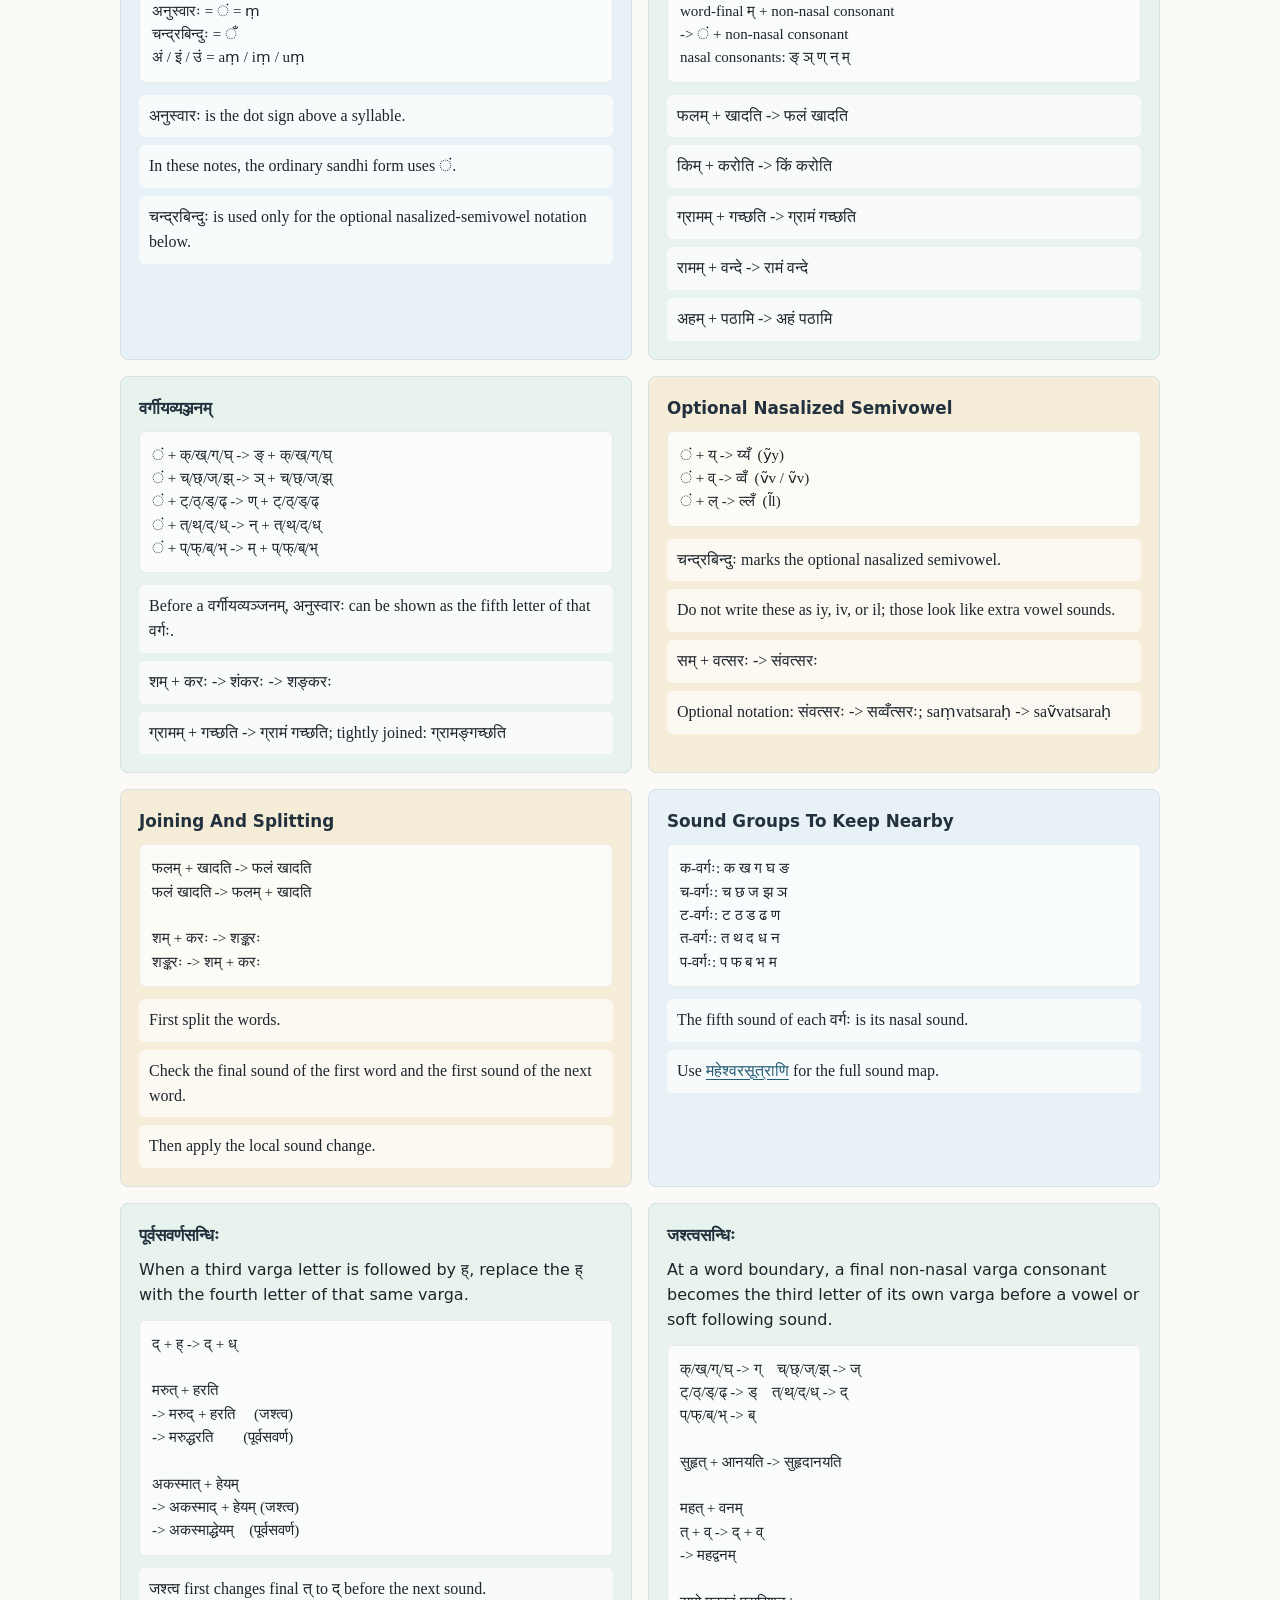
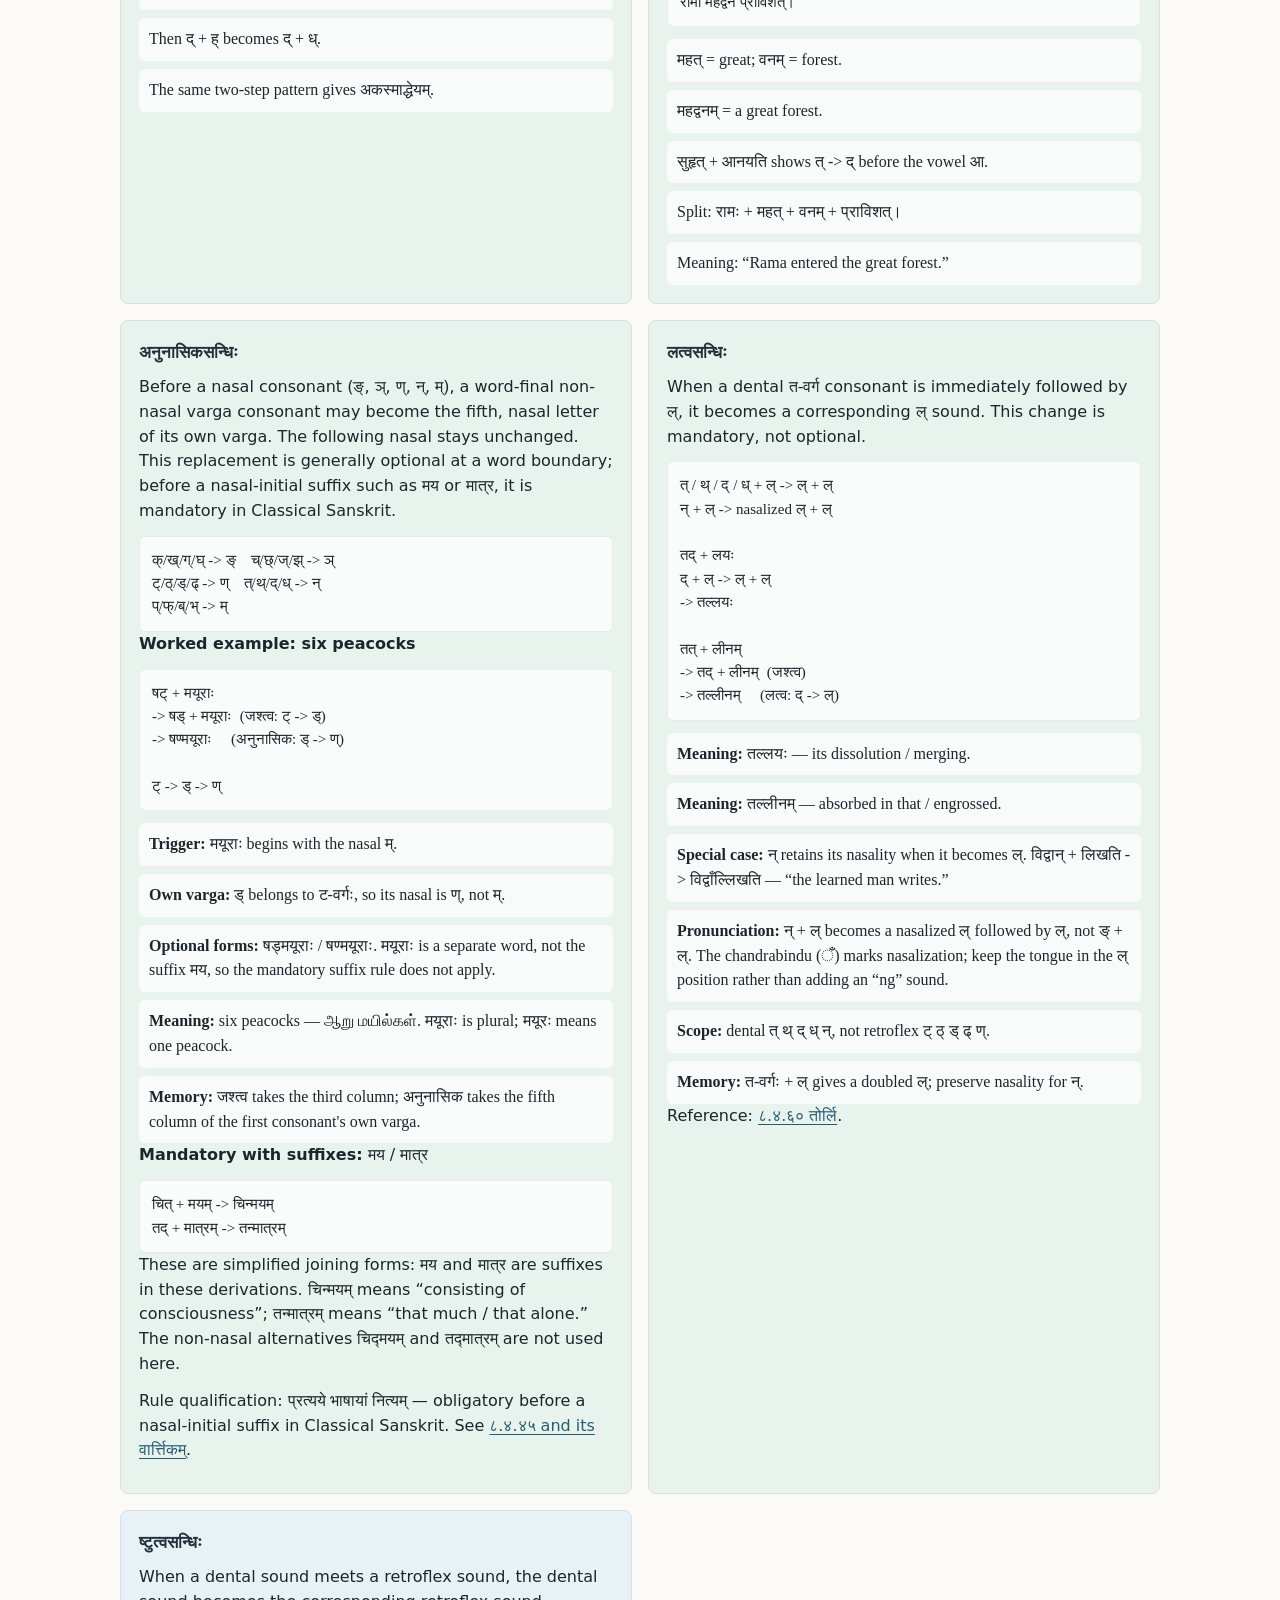
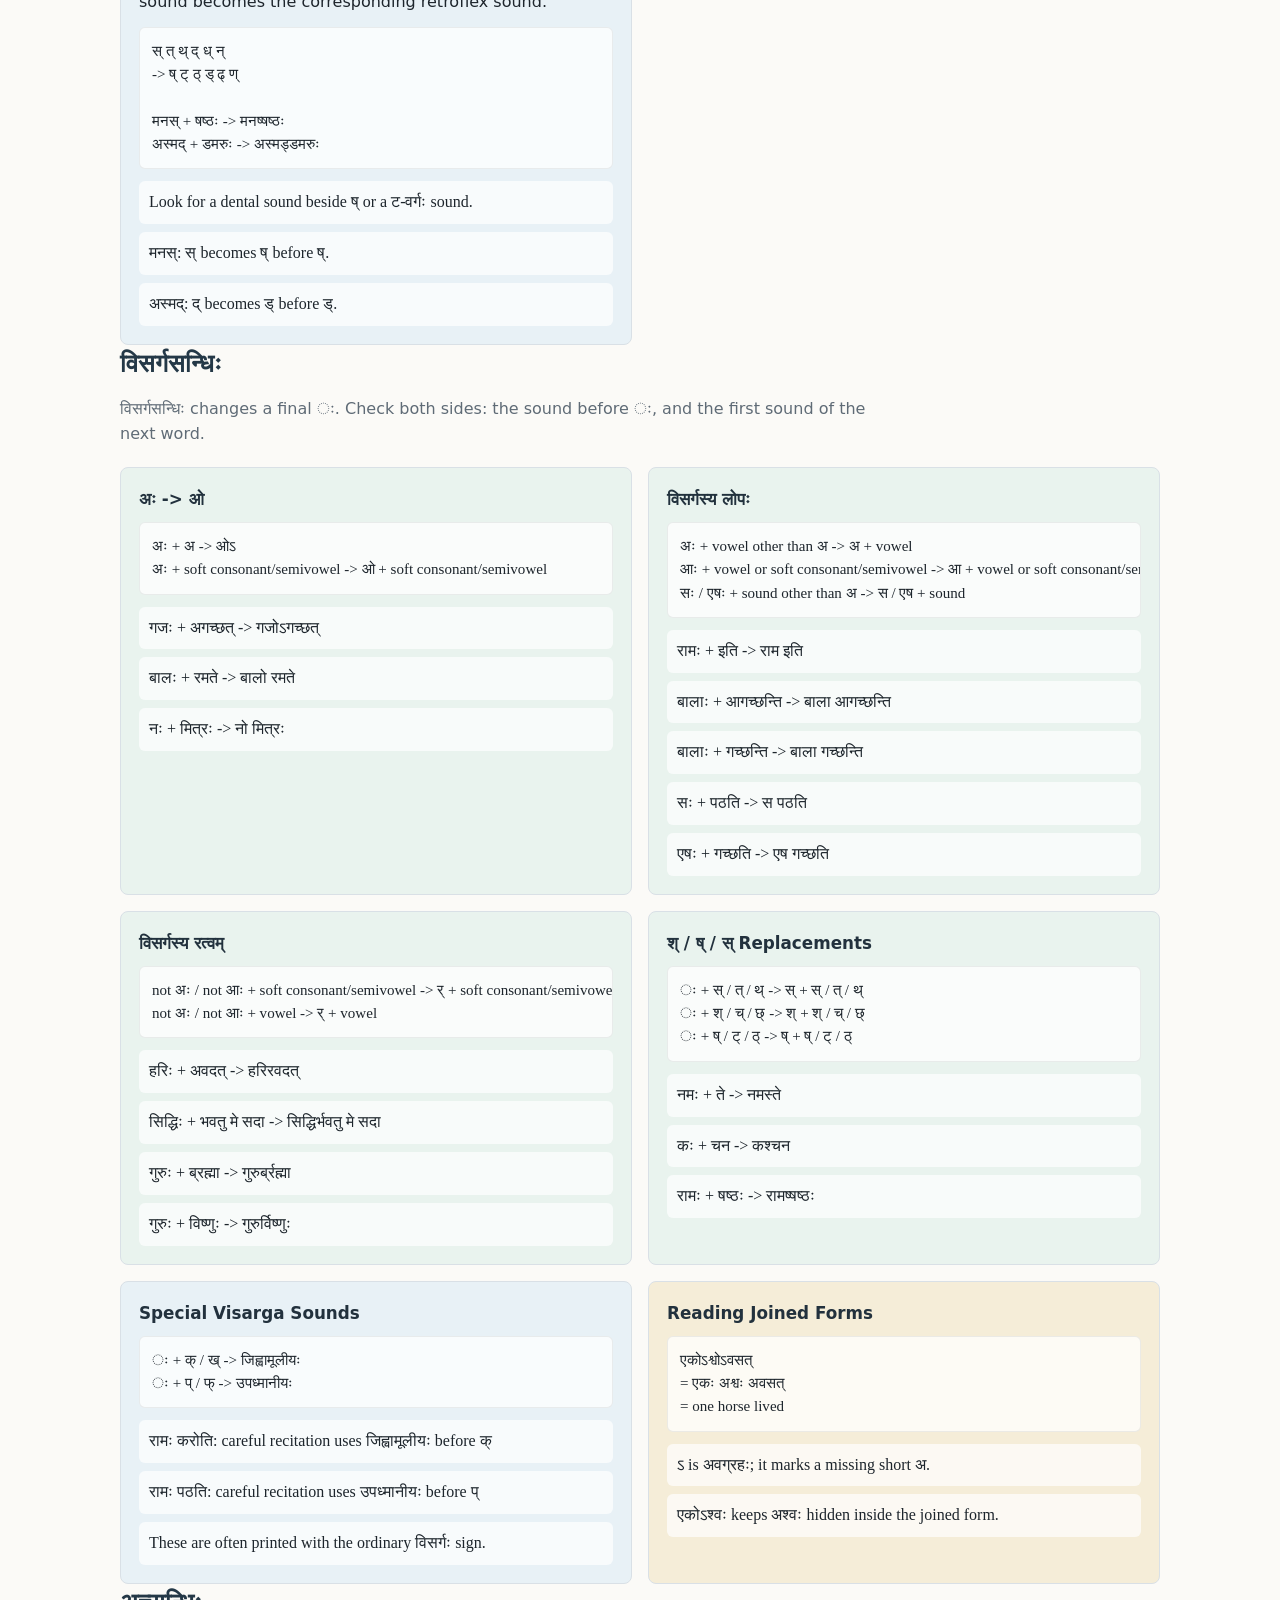
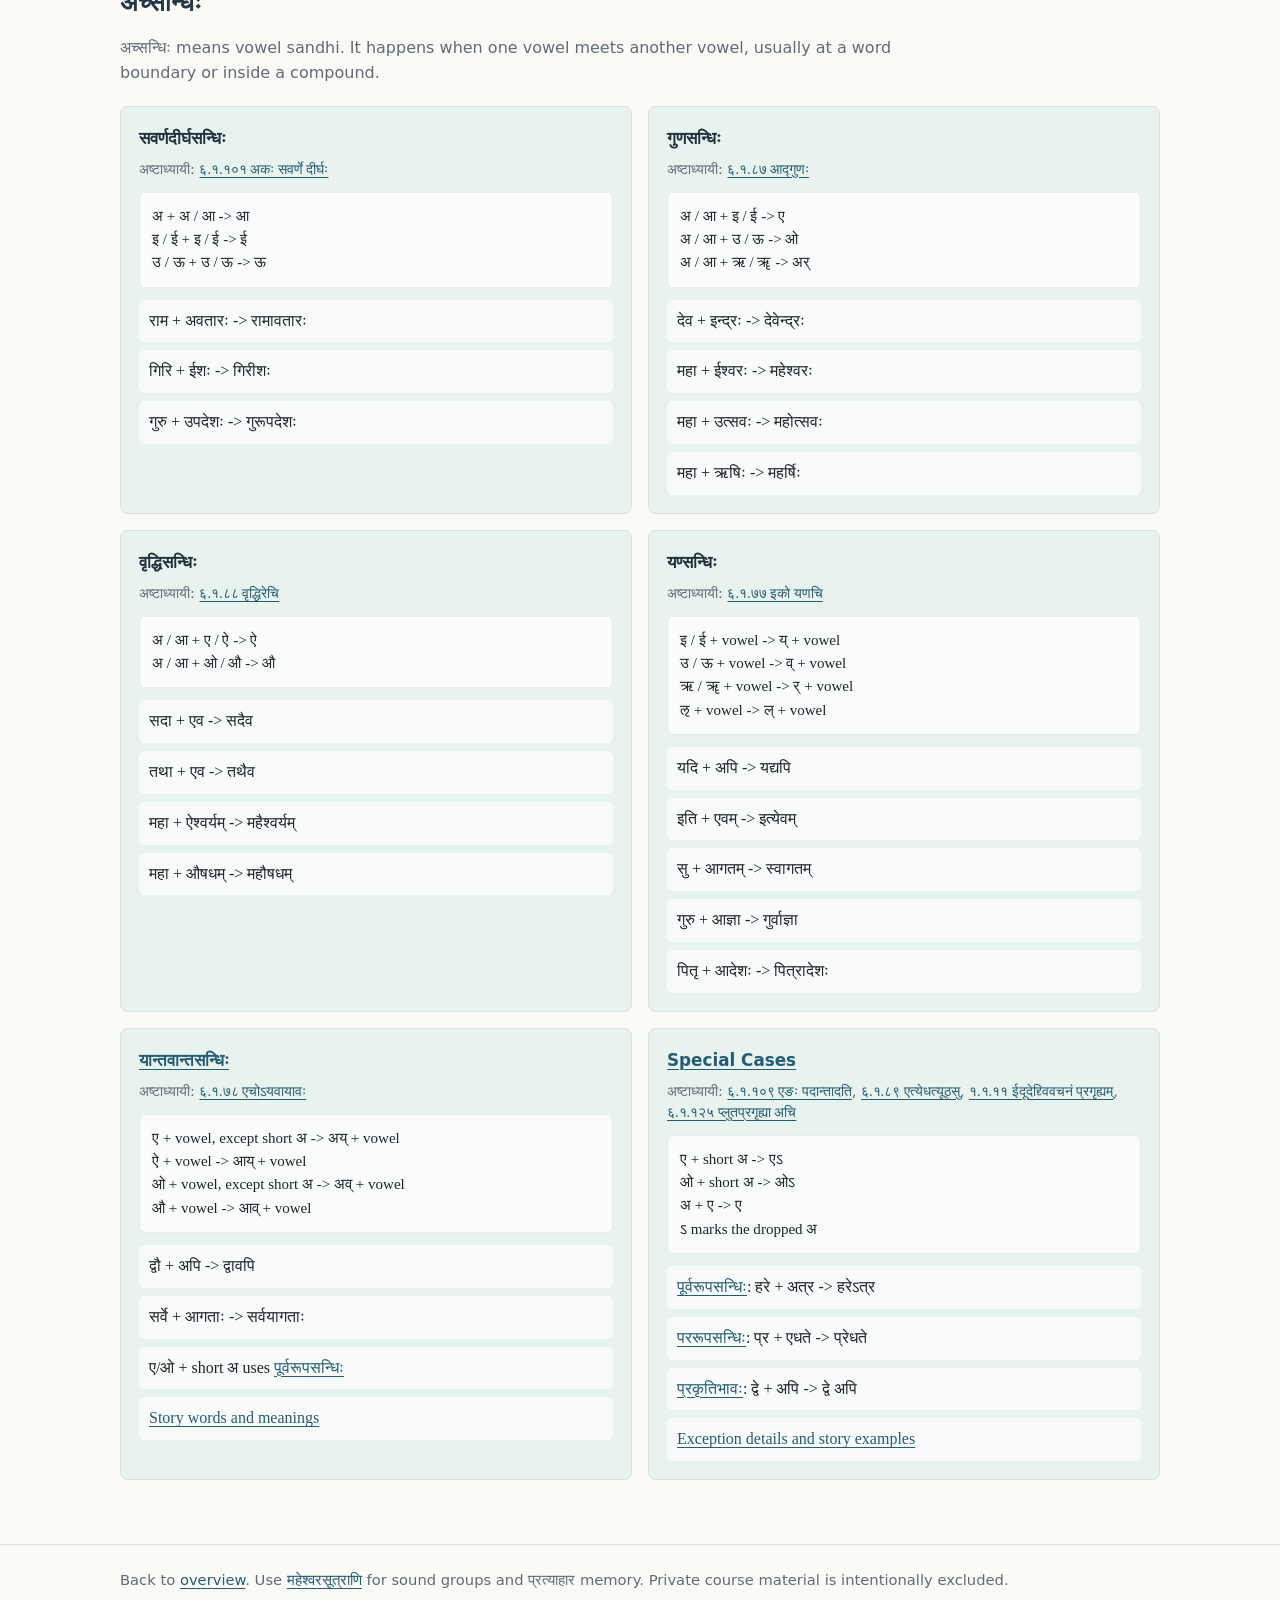
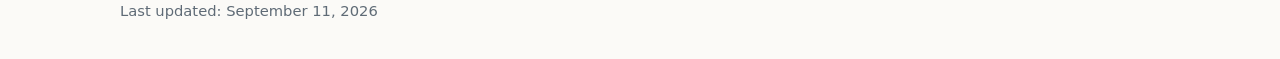
<file: sandhi.html>
<!DOCTYPE html>
<html lang="en">

<head>
    <meta charset="UTF-8">
    <meta name="viewport" content="width=device-width, initial-scale=1.0">
    <title>Sandhi Notes</title>
    <link rel="stylesheet" href="styles.css" />
</head>

<body class="page-sandhi">
    <header>
        <div class="wrap">
            <div class="topbar">
                <div class="brand">Sanskrit Study Notes</div>
                <nav aria-label="Main navigation">
                    <a href="index.html">Overview</a>
                    <a href="maheshwara-sutras.html">Sutras</a>
                    <a href="halanta-shabdaha.html">Halanta</a>
                    <a href="sandhi.html">Sandhi</a>
                    <a href="shatru-shanach.html">Participles</a>
                    <a href="atmanepada-lang.html">Ātmanepada past</a>
                </nav>
            </div>
            <div class="intro">
                <h1 lang="sa-Deva">सन्धिः</h1>
                <p class="lede">Rule-application notes for sound changes. The Maheshwara Sutras page keeps the sound
                    groups and प्रत्याहार notation; this page keeps the places where those sound groups change in use.</p>
            </div>
        </div>
    </header>

    <main>
        <section class="wrap">
            <h2>Study Map</h2>
            <p class="section-note">Sandhi notes are grouped by the kind of sound being changed. Vowel, visarga, and
                consonant sandhi each have their own rule area.</p>
            <div class="grid">
                <article class="card rule-card">
                    <h3 lang="sa-Deva">अच्सन्धिः</h3>
                    <p>Vowel sandhi: one vowel meets another vowel.</p>
                    <pre class="rule sanskrit" lang="sa-Deva">अच् = vowels
अच् + अच् -> vowel sandhi rules</pre>
                    <ul class="example-list">
                        <li>सवर्णदीर्घ, गुण, वृद्धि, यण्</li>
                        <li><a href="yantavant-sandhi.html">यान्तवान्तसन्धिः</a></li>
                        <li><a href="sandhi-special-cases.html">पूर्वरूप, पररूप, प्रकृतिभाव</a></li>
                    </ul>
                </article>
                <article class="card note-card">
                    <h3 lang="sa-Deva">विसर्गसन्धिः</h3>
                    <p>Rules for final visarga before vowels and consonants.</p>
                    <pre class="rule sanskrit" lang="sa-Deva">ः + next sound
-> ओ, र्, लोपः, श्/ष्/स्, or special sound</pre>
                    <ul class="example-list">
                        <li>अः + अ -> ओऽ</li>
                        <li>Detailed examples below</li>
                        <li>Keep separate from अच्सन्धिः</li>
                    </ul>
                </article>
                <article class="card memory-card">
                    <h3 lang="sa-Deva"><a href="#hal-sandhi">हल्सन्धिः</a></h3>
                    <p>Consonant sandhi: a consonant meets another sound and changes by contact.</p>
                    <pre class="rule sanskrit" lang="sa-Deva">हल् = consonants
म् + consonant -> अनुस्वारसन्धिः
जश्त्व / पूर्वसवर्ण / ष्टुत्व
अनुनासिक / लत्व</pre>
                    <ul class="example-list">
                        <li>अनुस्वारः: ं = ṃ</li>
                        <li>चन्द्रबिन्दुः: ँ marks nasalization; whether it is optional depends on the rule.</li>
                        <li>जश्त्व, पूर्वसवर्ण, and ष्टुत्व use the varga sound groups</li>
                        <li><a href="#anunasika-sandhi">अनुनासिक:</a> optional at word boundaries; mandatory with nasal-initial suffixes such as मय/मात्र.</li>
                        <li><a href="#latva-sandhi">लत्व:</a> mandatory before ल्; preserve nasality when न् changes.</li>
                        <li>Use the sound groups from the Sutras page</li>
                    </ul>
                </article>
                <article class="card note-card">
                    <h3>Verb And Word Rules</h3>
                    <p>Verb-derived forms and प्रत्यय rules stay outside the sandhi hub.</p>
                    <pre class="rule sanskrit" lang="sa-Deva">लट्लकारः
शतृ / शानच्
other verb forms</pre>
                    <ul class="example-list">
                        <li><a href="shatru-shanach.html">शतृ-शानच् notes</a></li>
                    </ul>
                </article>
            </div>
        </section>

        <section class="wrap" id="hal-sandhi">
            <h2 lang="sa-Deva">हल्सन्धिः</h2>
            <p class="section-note">हल्सन्धिः means consonant sandhi. These rules show how a final consonant can
                change when it meets the next sound.</p>
            <div class="grid">
                <article class="card note-card">
                    <h3 lang="sa-Deva">अनुस्वारः</h3>
                    <pre class="rule sanskrit" lang="sa-Deva">अनुस्वारः = ं = ṃ
चन्द्रबिन्दुः = ँ
अं / इं / उं = aṃ / iṃ / uṃ</pre>
                    <ul class="example-list">
                        <li>अनुस्वारः is the dot sign above a syllable.</li>
                        <li>In these notes, the ordinary sandhi form uses ं.</li>
                        <li>चन्द्रबिन्दुः is used only for the optional nasalized-semivowel notation below.</li>
                    </ul>
                </article>

                <article class="card rule-card">
                    <h3 lang="sa-Deva">म् -> ं</h3>
                    <pre class="rule sanskrit" lang="sa-Deva">word-final म् + non-nasal consonant
-> ं + non-nasal consonant
nasal consonants: ङ् ञ् ण् न् म्</pre>
                    <ul class="example-list">
                        <li>फलम् + खादति -> फलं खादति</li>
                        <li>किम् + करोति -> किं करोति</li>
                        <li>ग्रामम् + गच्छति -> ग्रामं गच्छति</li>
                        <li>रामम् + वन्दे -> रामं वन्दे</li>
                        <li>अहम् + पठामि -> अहं पठामि</li>
                    </ul>
                </article>

                <article class="card rule-card">
                    <h3 lang="sa-Deva">वर्गीयव्यञ्जनम्</h3>
                    <pre class="rule sanskrit" lang="sa-Deva">ं + क्/ख्/ग्/घ् -> ङ् + क्/ख्/ग्/घ्
ं + च्/छ्/ज्/झ् -> ञ् + च्/छ्/ज्/झ्
ं + ट्/ठ्/ड्/ढ् -> ण् + ट्/ठ्/ड्/ढ्
ं + त्/थ्/द्/ध् -> न् + त्/थ्/द्/ध्
ं + प्/फ्/ब्/भ् -> म् + प्/फ्/ब्/भ्</pre>
                    <ul class="example-list">
                        <li>Before a वर्गीयव्यञ्जनम्, अनुस्वारः can be shown as the fifth letter of that वर्गः.</li>
                        <li>शम् + करः -> शंकरः -> शङ्करः</li>
                        <li>ग्रामम् + गच्छति -> ग्रामं गच्छति; tightly joined: ग्रामङ्गच्छति</li>
                    </ul>
                </article>

                <article class="card memory-card">
                    <h3>Optional Nasalized Semivowel</h3>
                    <pre class="rule sanskrit" lang="sa-Deva">ं + य् -> य्यँ  (ỹy)
ं + व् -> व्वँ  (ṽv / ṽv)
ं + ल् -> ल्लँ  (l̃l)</pre>
                    <ul class="example-list">
                        <li>चन्द्रबिन्दुः marks the optional nasalized semivowel.</li>
                        <li>Do not write these as iy, iv, or il; those look like extra vowel sounds.</li>
                        <li>सम् + वत्सरः -> संवत्सरः</li>
                        <li>Optional notation: संवत्सरः -> सव्वँत्सरः; saṃvatsaraḥ -> saṽvatsaraḥ</li>
                    </ul>
                </article>

                <article class="card memory-card">
                    <h3>Joining And Splitting</h3>
                    <pre class="rule sanskrit" lang="sa-Deva">फलम् + खादति -> फलं खादति
फलं खादति -> फलम् + खादति

शम् + करः -> शङ्करः
शङ्करः -> शम् + करः</pre>
                    <ul class="example-list">
                        <li>First split the words.</li>
                        <li>Check the final sound of the first word and the first sound of the next word.</li>
                        <li>Then apply the local sound change.</li>
                    </ul>
                </article>

                <article class="card note-card">
                    <h3>Sound Groups To Keep Nearby</h3>
                    <pre class="rule sanskrit" lang="sa-Deva">क-वर्गः: क ख ग घ ङ
च-वर्गः: च छ ज झ ञ
ट-वर्गः: ट ठ ड ढ ण
त-वर्गः: त थ द ध न
प-वर्गः: प फ ब भ म</pre>
                    <ul class="example-list">
                        <li>The fifth sound of each वर्गः is its nasal sound.</li>
                        <li>Use <a href="maheshwara-sutras.html">महेश्वरसूत्राणि</a> for the full sound map.</li>
                    </ul>
                </article>

                <article class="card rule-card">
                    <h3 lang="sa-Deva">पूर्वसवर्णसन्धिः</h3>
                    <p>When a third varga letter is followed by <span class="sanskrit" lang="sa-Deva">ह्</span>,
                        replace the <span class="sanskrit" lang="sa-Deva">ह्</span> with the fourth letter of that
                        same varga.</p>
                    <pre class="rule sanskrit" lang="sa-Deva">द् + ह् -> द् + ध्

मरुत् + हरति
-> मरुद् + हरति     (जश्त्व)
-> मरुद्धरति        (पूर्वसवर्ण)

अकस्मात् + हेयम्
-> अकस्माद् + हेयम् (जश्त्व)
-> अकस्माद्धेयम्    (पूर्वसवर्ण)</pre>
                    <ul class="example-list">
                        <li>जश्त्व first changes final त् to द् before the next sound.</li>
                        <li>Then द् + ह् becomes द् + ध्.</li>
                        <li>The same two-step pattern gives अकस्माद्धेयम्.</li>
                    </ul>
                </article>

                <article class="card rule-card">
                    <h3 lang="sa-Deva">जश्त्वसन्धिः</h3>
                    <p>At a word boundary, a final non-nasal varga consonant becomes the third letter of its
                        own varga before a vowel or soft following sound.</p>
                    <pre class="rule sanskrit" lang="sa-Deva">क्/ख्/ग्/घ् -> ग्    च्/छ्/ज्/झ् -> ज्
ट्/ठ्/ड्/ढ् -> ड्    त्/थ्/द्/ध् -> द्
प्/फ्/ब्/भ् -> ब्

सुहृत् + आनयति -> सुहृदानयति

महत् + वनम्
त् + व् -> द् + व्
-> महद्वनम्

रामो महद्वनं प्राविशत्।</pre>
                    <ul class="example-list">
                        <li>महत् = great; वनम् = forest.</li>
                        <li>महद्वनम् = a great forest.</li>
                        <li>सुहृत् + आनयति shows त् -> द् before the vowel आ.</li>
                        <li>Split: रामः + महत् + वनम् + प्राविशत्।</li>
                        <li>Meaning: “Rama entered the great forest.”</li>
                    </ul>
                </article>

                <article class="card rule-card" id="anunasika-sandhi">
                    <h3 lang="sa-Deva">अनुनासिकसन्धिः</h3>
                    <p>Before a nasal consonant (ङ्, ञ्, ण्, न्, म्), a word-final non-nasal varga
                        consonant may become the fifth, nasal letter of its own varga. The following nasal
                        stays unchanged. This replacement is generally optional at a word boundary;
                        before a nasal-initial suffix such as मय or मात्र, it is mandatory in Classical Sanskrit.</p>
                    <pre class="rule sanskrit" lang="sa-Deva">क्/ख्/ग्/घ् -> ङ्    च्/छ्/ज्/झ् -> ञ्
ट्/ठ्/ड्/ढ् -> ण्    त्/थ्/द्/ध् -> न्
प्/फ्/ब्/भ् -> म्</pre>
                    <p><strong>Worked example: six peacocks</strong></p>
                    <pre class="rule sanskrit" lang="sa-Deva">षट् + मयूराः
-> षड् + मयूराः  (जश्त्व: ट् -> ड्)
-> षण्मयूराः     (अनुनासिक: ड् -> ण्)

ट् -> ड् -> ण्</pre>
                    <ul class="example-list">
                        <li><strong>Trigger:</strong> मयूराः begins with the nasal म्.</li>
                        <li><strong>Own varga:</strong> ड् belongs to ट-वर्गः, so its nasal is ण्, not म्.</li>
                        <li><strong>Optional forms:</strong> षड्मयूराः / षण्मयूराः. मयूराः is a separate
                            word, not the suffix मय, so the mandatory suffix rule does not apply.</li>
                        <li><strong>Meaning:</strong> six peacocks — <span lang="ta">ஆறு மயில்கள்</span>.
                            मयूराः is plural; मयूरः means one peacock.</li>
                        <li><strong>Memory:</strong> जश्त्व takes the third column; अनुनासिक takes the fifth
                            column of the first consonant's own varga.</li>
                    </ul>
                    <p><strong>Mandatory with suffixes:</strong> मय / मात्र</p>
                    <pre class="rule sanskrit" lang="sa-Deva">चित् + मयम् -> चिन्मयम्
तद् + मात्रम् -> तन्मात्रम्</pre>
                    <p>These are simplified joining forms: मय and मात्र are suffixes in these derivations.
                        चिन्मयम् means “consisting of consciousness”; तन्मात्रम् means “that much / that alone.”
                        The non-nasal alternatives चिद्मयम् and तद्मात्रम् are not used here.</p>
                    <p>Rule qualification: <span class="sanskrit" lang="sa-Deva">प्रत्यये भाषायां नित्यम्</span>
                        — obligatory before a nasal-initial suffix in Classical Sanskrit.
                        See <a href="https://ashtadhyayi.com/sutraani/8/4/45">८.४.४५ and its वार्त्तिकम्</a>.</p>
                </article>

                <article class="card rule-card" id="latva-sandhi">
                    <h3 lang="sa-Deva">लत्वसन्धिः</h3>
                    <p>When a dental त-वर्ग consonant is immediately followed by ल्, it becomes a
                        corresponding ल् sound. This change is mandatory, not optional.</p>
                    <pre class="rule sanskrit" lang="sa-Deva">त् / थ् / द् / ध् + ल् -> ल् + ल्
न् + ल् -> nasalized ल् + ल्

तद् + लयः
द् + ल् -> ल् + ल्
-> तल्लयः

तत् + लीनम्
-> तद् + लीनम्  (जश्त्व)
-> तल्लीनम्     (लत्व: द् -> ल्)</pre>
                    <ul class="example-list">
                        <li><strong>Meaning:</strong> तल्लयः — its dissolution / merging.</li>
                        <li><strong>Meaning:</strong> तल्लीनम् — absorbed in that / engrossed.</li>
                        <li><strong>Special case:</strong> न् retains its nasality when it becomes ल्.
                            विद्वान् + लिखति -> विद्वाँल्लिखति — “the learned man writes.”</li>
                        <li><strong>Pronunciation:</strong> न् + ल् becomes a nasalized ल् followed by ल्,
                            not ङ् + ल्. The chandrabindu (ँ) marks nasalization; keep the tongue in the
                            ल् position rather than adding an “ng” sound.</li>
                        <li><strong>Scope:</strong> dental त् थ् द् ध् न्, not retroflex ट् ठ् ड् ढ् ण्.</li>
                        <li><strong>Memory:</strong> त-वर्गः + ल् gives a doubled ल्; preserve nasality for न्.</li>
                    </ul>
                    <p>Reference: <a href="https://ashtadhyayi.com/sutraani/8/4/60"
                            lang="sa-Deva">८.४.६० तोर्लि</a>.</p>
                </article>

                <article class="card note-card">
                    <h3 lang="sa-Deva">ष्टुत्वसन्धिः</h3>
                    <p>When a dental sound meets a retroflex sound, the dental sound becomes the corresponding
                        retroflex sound.</p>
                    <pre class="rule sanskrit" lang="sa-Deva">स् त् थ् द् ध् न्
-> ष् ट् ठ् ड् ढ् ण्

मनस् + षष्ठः -> मनष्षष्ठः
अस्मद् + डमरुः -> अस्मड्डमरुः</pre>
                    <ul class="example-list">
                        <li>Look for a dental sound beside ष् or a ट-वर्गः sound.</li>
                        <li>मनस्: स् becomes ष् before ष्.</li>
                        <li>अस्मद्: द् becomes ड् before ड्.</li>
                    </ul>
                </article>
            </div>
        </section>

        <section class="wrap" id="visarga-sandhi">
            <h2 lang="sa-Deva">विसर्गसन्धिः</h2>
            <p class="section-note">विसर्गसन्धिः changes a final <span class="sanskrit"
                    lang="sa-Deva">ः</span>. Check both sides: the sound before <span class="sanskrit"
                    lang="sa-Deva">ः</span>, and the first sound of the next word.</p>
            <div class="grid">
                <article class="card rule-card">
                    <h3 lang="sa-Deva">अः -> ओ</h3>
                    <pre class="rule sanskrit" lang="sa-Deva">अः + अ -> ओऽ
अः + soft consonant/semivowel -> ओ + soft consonant/semivowel</pre>
                    <ul class="example-list">
                        <li>गजः + अगच्छत् -> गजोऽगच्छत्</li>
                        <li>बालः + रमते -> बालो रमते</li>
                        <li>नः + मित्रः -> नो मित्रः</li>
                    </ul>
                </article>

                <article class="card rule-card">
                    <h3 lang="sa-Deva">विसर्गस्य लोपः</h3>
                    <pre class="rule sanskrit" lang="sa-Deva">अः + vowel other than अ -> अ + vowel
आः + vowel or soft consonant/semivowel -> आ + vowel or soft consonant/semivowel
सः / एषः + sound other than अ -> स / एष + sound</pre>
                    <ul class="example-list">
                        <li>रामः + इति -> राम इति</li>
                        <li>बालाः + आगच्छन्ति -> बाला आगच्छन्ति</li>
                        <li>बालाः + गच्छन्ति -> बाला गच्छन्ति</li>
                        <li>सः + पठति -> स पठति</li>
                        <li>एषः + गच्छति -> एष गच्छति</li>
                    </ul>
                </article>

                <article class="card rule-card">
                    <h3 lang="sa-Deva">विसर्गस्य रत्वम्</h3>
                    <pre class="rule sanskrit" lang="sa-Deva">not अः / not आः + soft consonant/semivowel -> र् + soft consonant/semivowel
not अः / not आः + vowel -> र् + vowel</pre>
                    <ul class="example-list">
                        <li>हरिः + अवदत् -> हरिरवदत्</li>
                        <li>सिद्धिः + भवतु मे सदा -> सिद्धिर्भवतु मे सदा</li>
                        <li>गुरुः + ब्रह्मा -> गुरुर्ब्रह्मा</li>
                        <li>गुरुः + विष्णुः -> गुरुर्विष्णुः</li>
                    </ul>
                </article>

                <article class="card rule-card">
                    <h3>श् / ष् / स् Replacements</h3>
                    <pre class="rule sanskrit" lang="sa-Deva">ः + स् / त् / थ् -> स् + स् / त् / थ्
ः + श् / च् / छ् -> श् + श् / च् / छ्
ः + ष् / ट् / ठ् -> ष् + ष् / ट् / ठ्</pre>
                    <ul class="example-list">
                        <li>नमः + ते -> नमस्ते</li>
                        <li>कः + चन -> कश्चन</li>
                        <li>रामः + षष्ठः -> रामष्षष्ठः</li>
                    </ul>
                </article>

                <article class="card note-card">
                    <h3>Special Visarga Sounds</h3>
                    <pre class="rule sanskrit" lang="sa-Deva">ः + क् / ख् -> जिह्वामूलीयः
ः + प् / फ् -> उपध्मानीयः</pre>
                    <ul class="example-list">
                        <li>रामः करोति: careful recitation uses जिह्वामूलीयः before क्</li>
                        <li>रामः पठति: careful recitation uses उपध्मानीयः before प्</li>
                        <li>These are often printed with the ordinary विसर्गः sign.</li>
                    </ul>
                </article>

                <article class="card memory-card">
                    <h3>Reading Joined Forms</h3>
                    <pre class="rule sanskrit" lang="sa-Deva">एकोऽश्वोऽवसत्
= एकः अश्वः अवसत्
= one horse lived</pre>
                    <ul class="example-list">
                        <li>ऽ is अवग्रहः; it marks a missing short अ.</li>
                        <li>एकोऽश्वः keeps अश्वः hidden inside the joined form.</li>
                    </ul>
                </article>
            </div>
        </section>

        <section class="wrap" id="ach-sandhi">
            <h2 lang="sa-Deva">अच्सन्धिः</h2>
            <p class="section-note">अच्सन्धिः means vowel sandhi. It happens when one vowel meets another vowel, usually
                at a word boundary or inside a compound.</p>
            <div class="grid">
                <article class="card rule-card">
                    <h3>सवर्णदीर्घसन्धिः</h3>
                    <p class="sutra-ref">अष्टाध्यायी:
                        <a href="https://ashtadhyayi-lite.github.io/sutra/6.1.101.html" target="_blank"
                            rel="noopener noreferrer">६.१.१०१ अकः सवर्णे दीर्घः</a>
                    </p>
                    <pre class="rule sanskrit" lang="sa-Deva">अ + अ / आ -> आ
इ / ई + इ / ई -> ई
उ / ऊ + उ / ऊ -> ऊ</pre>
                    <ul class="example-list">
                        <li>राम + अवतारः -> रामावतारः</li>
                        <li>गिरि + ईशः -> गिरीशः</li>
                        <li>गुरु + उपदेशः -> गुरूपदेशः</li>
                    </ul>
                </article>
                <article class="card rule-card">
                    <h3>गुणसन्धिः</h3>
                    <p class="sutra-ref">अष्टाध्यायी:
                        <a href="https://ashtadhyayi-lite.github.io/sutra/6.1.87.html" target="_blank"
                            rel="noopener noreferrer">६.१.८७ आद्गुणः</a>
                    </p>
                    <pre class="rule sanskrit" lang="sa-Deva">अ / आ + इ / ई -> ए
अ / आ + उ / ऊ -> ओ
अ / आ + ऋ / ॠ -> अर्</pre>
                    <ul class="example-list">
                        <li>देव + इन्द्रः -> देवेन्द्रः</li>
                        <li>महा + ईश्वरः -> महेश्वरः</li>
                        <li>महा + उत्सवः -> महोत्सवः</li>
                        <li>महा + ऋषिः -> महर्षिः</li>
                    </ul>
                </article>
                <article class="card rule-card">
                    <h3>वृद्धिसन्धिः</h3>
                    <p class="sutra-ref">अष्टाध्यायी:
                        <a href="https://ashtadhyayi-lite.github.io/sutra/6.1.88.html" target="_blank"
                            rel="noopener noreferrer">६.१.८८ वृद्धिरेचि</a>
                    </p>
                    <pre class="rule sanskrit" lang="sa-Deva">अ / आ + ए / ऐ -> ऐ
अ / आ + ओ / औ -> औ</pre>
                    <ul class="example-list">
                        <li>सदा + एव -> सदैव</li>
                        <li>तथा + एव -> तथैव</li>
                        <li>महा + ऐश्वर्यम् -> महैश्वर्यम्</li>
                        <li>महा + औषधम् -> महौषधम्</li>
                    </ul>
                </article>
                <article class="card rule-card">
                    <h3>यण्सन्धिः</h3>
                    <p class="sutra-ref">अष्टाध्यायी:
                        <a href="https://ashtadhyayi-lite.github.io/sutra/6.1.77.html" target="_blank"
                            rel="noopener noreferrer">६.१.७७ इको यणचि</a>
                    </p>
                    <pre class="rule sanskrit" lang="sa-Deva">इ / ई + vowel -> य् + vowel
उ / ऊ + vowel -> व् + vowel
ऋ / ॠ + vowel -> र् + vowel
ऌ + vowel -> ल् + vowel</pre>
                    <ul class="example-list">
                        <li>यदि + अपि -> यद्यपि</li>
                        <li>इति + एवम् -> इत्येवम्</li>
                        <li>सु + आगतम् -> स्वागतम्</li>
                        <li>गुरु + आज्ञा -> गुर्वाज्ञा</li>
                        <li>पितृ + आदेशः -> पित्रादेशः</li>
                    </ul>
                </article>
                <article class="card rule-card">
                    <h3><a href="yantavant-sandhi.html">यान्तवान्तसन्धिः</a></h3>
                    <p class="sutra-ref">अष्टाध्यायी:
                        <a href="https://ashtadhyayi-lite.github.io/sutra/6.1.78.html" target="_blank"
                            rel="noopener noreferrer">६.१.७८ एचोऽयवायावः</a>
                    </p>
                    <pre class="rule sanskrit" lang="sa-Deva">ए + vowel, except short अ -> अय् + vowel
ऐ + vowel -> आय् + vowel
ओ + vowel, except short अ -> अव् + vowel
औ + vowel -> आव् + vowel</pre>
                    <ul class="example-list">
                        <li>द्वौ + अपि -> द्वावपि</li>
                        <li>सर्वे + आगताः -> सर्वयागताः</li>
                        <li>ए/ओ + short अ uses <a href="sandhi-special-cases.html#purvarupa">पूर्वरूपसन्धिः</a></li>
                        <li><a href="yantavant-sandhi.html">Story words and meanings</a></li>
                    </ul>
                </article>
                <article class="card rule-card">
                    <h3><a href="sandhi-special-cases.html">Special Cases</a></h3>
                    <p class="sutra-ref">अष्टाध्यायी:
                        <a href="https://ashtadhyayi-lite.github.io/sutra/6.1.109.html" target="_blank"
                            rel="noopener noreferrer">६.१.१०९ एङः पदान्तादति</a>,
                        <a href="https://ashtadhyayi-lite.github.io/sutra/6.1.89.html" target="_blank"
                            rel="noopener noreferrer">६.१.८९ एत्येधत्यूठ्सु</a>,
                        <a href="https://ashtadhyayi-lite.github.io/sutra/1.1.11.html" target="_blank"
                            rel="noopener noreferrer">१.१.११ ईदूदेद्द्विवचनं प्रगृह्यम्</a>,
                        <a href="https://avg-sanskrit.org/sutras/6-1-125.html" target="_blank"
                            rel="noopener noreferrer">६.१.१२५ प्लुतप्रगृह्या अचि</a>
                    </p>
                    <pre class="rule sanskrit" lang="sa-Deva">ए + short अ -> एऽ
ओ + short अ -> ओऽ
अ + ए -> ए
ऽ marks the dropped अ</pre>
                    <ul class="example-list">
                        <li><a href="sandhi-special-cases.html#purvarupa">पूर्वरूपसन्धिः</a>: हरे + अत्र -> हरेऽत्र</li>
                        <li><a href="sandhi-special-cases.html#pararupa">पररूपसन्धिः</a>: प्र + एधते -> प्रेधते</li>
                        <li><a href="sandhi-special-cases.html#prakritibhava">प्रकृतिभावः</a>: द्वे + अपि -> द्वे अपि</li>
                        <li><a href="sandhi-special-cases.html">Exception details and story examples</a></li>
                    </ul>
                </article>
            </div>
        </section>
    </main>

    <footer>
        <div class="wrap">
            Back to <a href="index.html">overview</a>. Use <a href="maheshwara-sutras.html">महेश्वरसूत्राणि</a> for
            sound groups and प्रत्याहार memory. Private course material is intentionally excluded.
            <div class="last-updated">Last updated: September 11, 2026</div>
        </div>
    </footer>
</body>

</html>
</file>
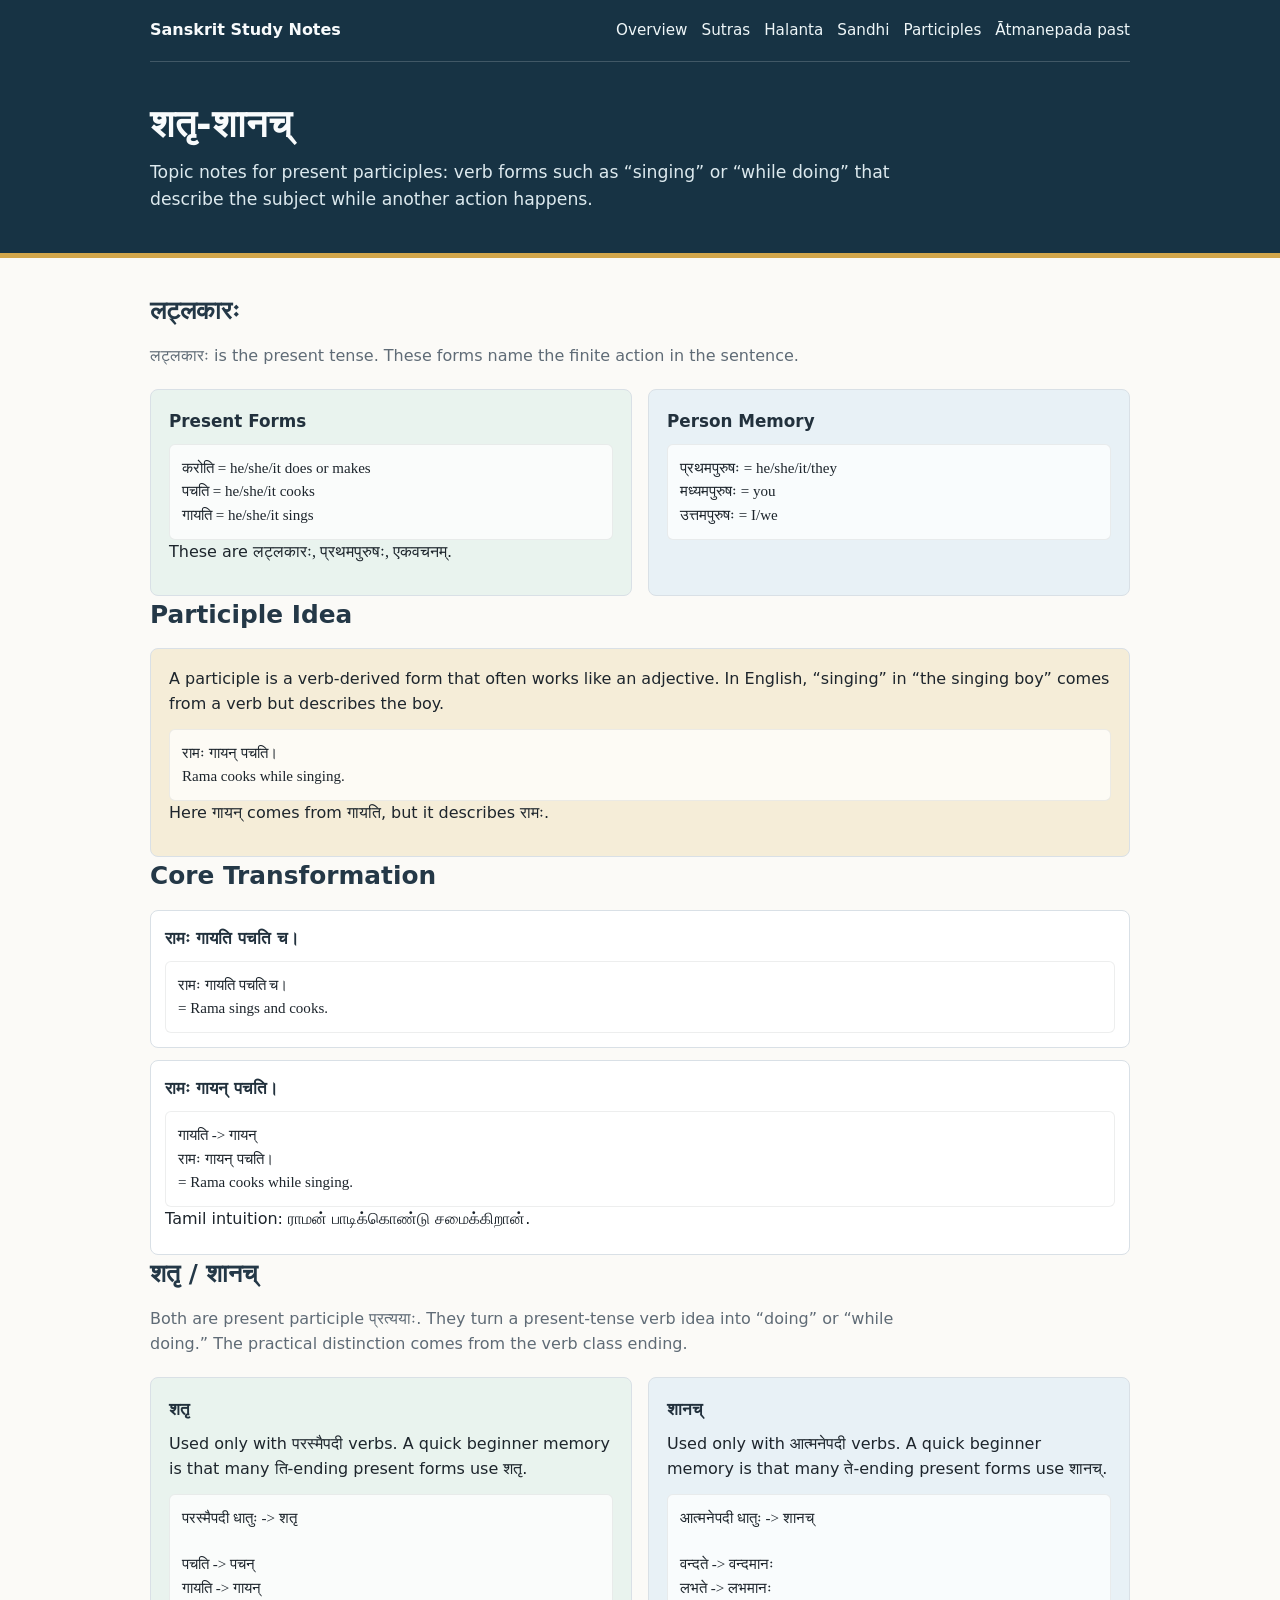
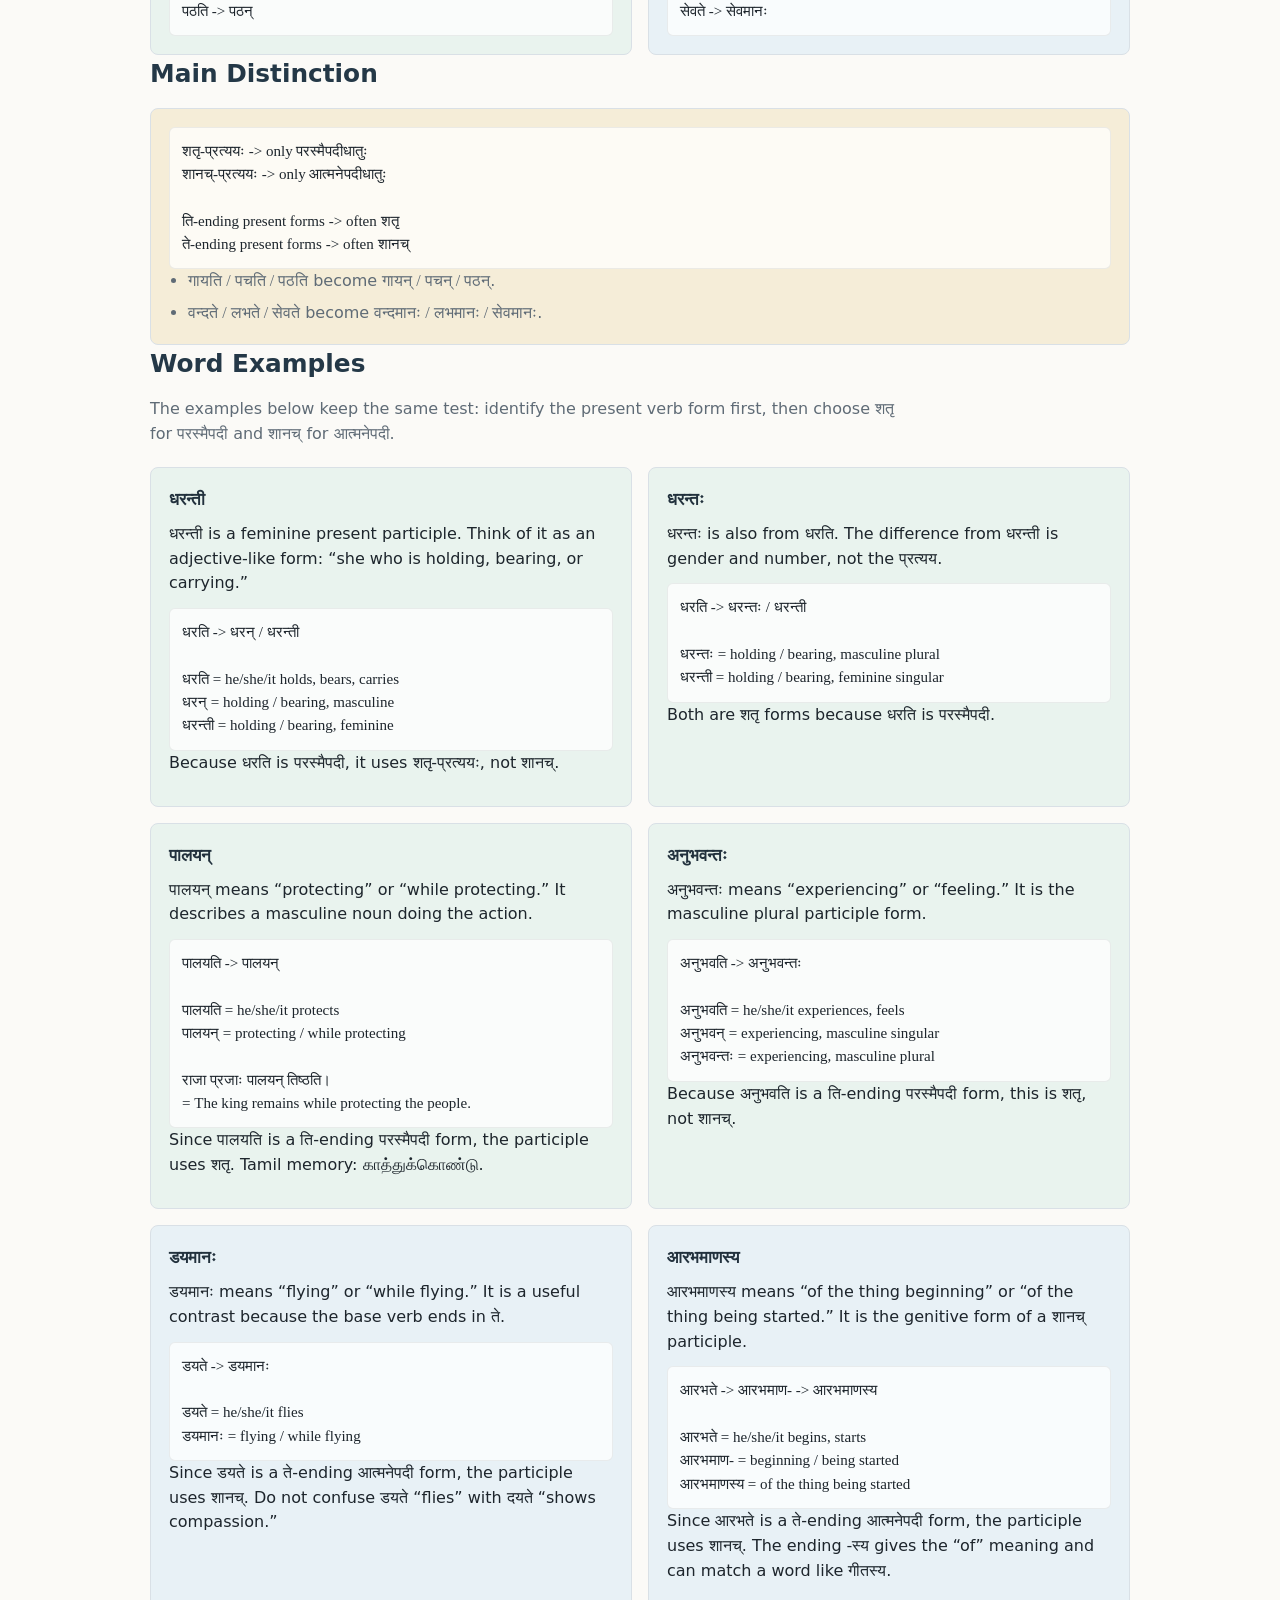
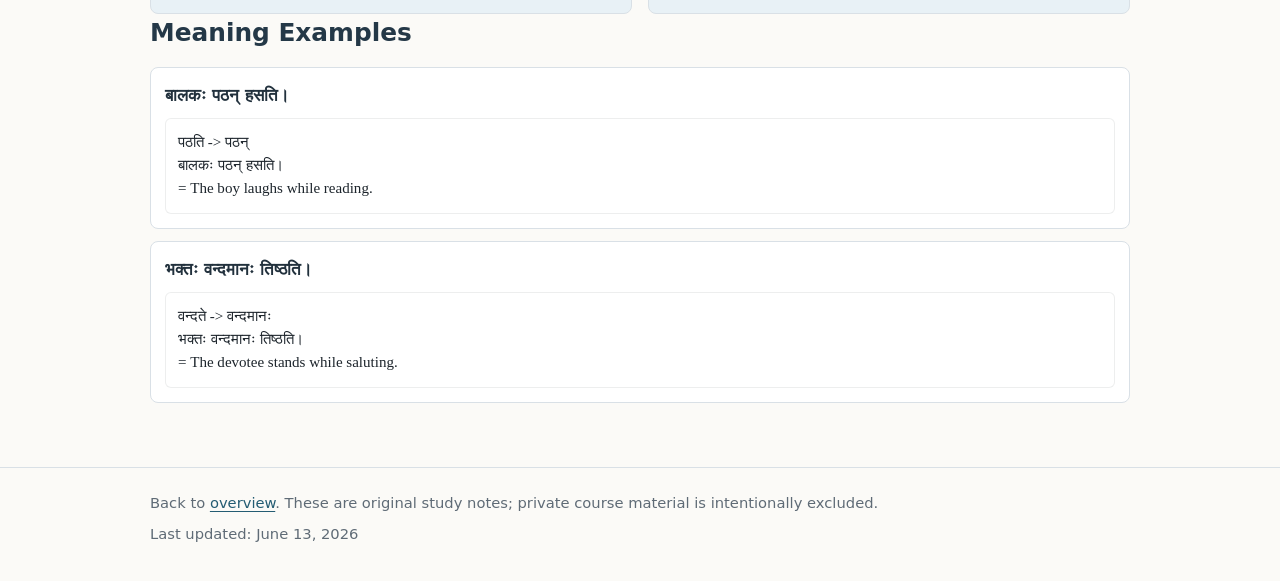
<file: shatru-shanach.html>
<!DOCTYPE html>
<html lang="en">

<head>
    <meta charset="UTF-8">
    <meta name="viewport" content="width=device-width, initial-scale=1.0">
    <title>शतृ-शानच् Notes</title>
    <link rel="stylesheet" href="styles.css" />
</head>

<body>
    <header>
        <div class="wrap">
            <div class="topbar">
                <div class="brand">Sanskrit Study Notes</div>
                <nav aria-label="Main navigation">
                    <a href="index.html">Overview</a>
                    <a href="maheshwara-sutras.html">Sutras</a>
                    <a href="halanta-shabdaha.html">Halanta</a>
                    <a href="sandhi.html">Sandhi</a>
                    <a href="shatru-shanach.html">Participles</a>
                    <a href="atmanepada-lang.html">Ātmanepada past</a>
                </nav>
            </div>
            <div class="intro">
                <h1 lang="sa-Deva">शतृ-शानच्</h1>
                <p class="lede">Topic notes for present participles: verb forms such as “singing” or “while doing” that
                    describe the subject while another action happens.</p>
            </div>
        </div>
    </header>

    <main>
        <section class="wrap">
            <h2 lang="sa-Deva">लट्लकारः</h2>
            <p class="section-note">लट्लकारः is the present tense. These forms name the finite action in the sentence.</p>
            <div class="grid">
                <article class="card rule-card">
                    <h3 lang="sa-Deva">Present Forms</h3>
                    <pre class="rule sanskrit" lang="sa-Deva">करोति = he/she/it does or makes
पचति = he/she/it cooks
गायति = he/she/it sings</pre>
                    <p>These are <span class="sanskrit" lang="sa-Deva">लट्लकारः, प्रथमपुरुषः, एकवचनम्</span>.</p>
                </article>
                <article class="card note-card">
                    <h3>Person Memory</h3>
                    <pre class="rule sanskrit" lang="sa-Deva">प्रथमपुरुषः = he/she/it/they
मध्यमपुरुषः = you
उत्तमपुरुषः = I/we</pre>
                </article>
            </div>
        </section>

        <section class="wrap">
            <h2>Participle Idea</h2>
            <article class="card memory-card">
                <p>A participle is a verb-derived form that often works like an adjective. In English, “singing” in
                    “the singing boy” comes from a verb but describes the boy.</p>
                <pre class="rule sanskrit" lang="sa-Deva">रामः गायन् पचति।
Rama cooks while singing.</pre>
                <p>Here <span class="sanskrit" lang="sa-Deva">गायन्</span> comes from <span class="sanskrit"
                        lang="sa-Deva">गायति</span>, but it describes <span class="sanskrit"
                        lang="sa-Deva">रामः</span>.</p>
            </article>
        </section>

        <section class="wrap">
            <h2>Core Transformation</h2>
            <div class="split">
                <article class="split-step">
                    <h3 lang="sa-Deva">रामः गायति पचति च।</h3>
                    <pre class="rule sanskrit" lang="sa-Deva">रामः गायति पचति च।
= Rama sings and cooks.</pre>
                </article>
                <article class="split-step">
                    <h3 lang="sa-Deva">रामः गायन् पचति।</h3>
                    <pre class="rule sanskrit" lang="sa-Deva">गायति -> गायन्
रामः गायन् पचति।
= Rama cooks while singing.</pre>
                    <p>Tamil intuition: <span lang="ta">ராமன் பாடிக்கொண்டு சமைக்கிறான்.</span></p>
                </article>
            </div>
        </section>

        <section class="wrap">
            <h2 lang="sa-Deva">शतृ / शानच्</h2>
            <p class="section-note">Both are present participle प्रत्ययाः. They turn a present-tense verb idea into
                “doing” or “while doing.” The practical distinction comes from the verb class ending.</p>
            <div class="grid">
                <article class="card rule-card">
                    <h3 lang="sa-Deva">शतृ</h3>
                    <p>Used only with परस्मैपदी verbs. A quick beginner memory is that many ति-ending present forms
                        use शतृ.</p>
                    <pre class="rule sanskrit" lang="sa-Deva">परस्मैपदी धातुः -> शतृ

पचति -> पचन्
गायति -> गायन्
पठति -> पठन्</pre>
                </article>
                <article class="card note-card">
                    <h3 lang="sa-Deva">शानच्</h3>
                    <p>Used only with आत्मनेपदी verbs. A quick beginner memory is that many ते-ending present forms
                        use शानच्.</p>
                    <pre class="rule sanskrit" lang="sa-Deva">आत्मनेपदी धातुः -> शानच्

वन्दते -> वन्दमानः
लभते -> लभमानः
सेवते -> सेवमानः</pre>
                </article>
            </div>
        </section>

        <section class="wrap">
            <h2>Main Distinction</h2>
            <article class="card memory-card">
                <pre class="rule sanskrit" lang="sa-Deva">शतृ-प्रत्ययः -> only परस्मैपदीधातुः
शानच्-प्रत्ययः -> only आत्मनेपदीधातुः

ति-ending present forms -> often शतृ
ते-ending present forms -> often शानच्</pre>
                <ul class="compact-list">
                    <li><span class="sanskrit" lang="sa-Deva">गायति / पचति / पठति</span> become <span
                            class="sanskrit" lang="sa-Deva">गायन् / पचन् / पठन्</span>.</li>
                    <li><span class="sanskrit" lang="sa-Deva">वन्दते / लभते / सेवते</span> become <span
                            class="sanskrit" lang="sa-Deva">वन्दमानः / लभमानः / सेवमानः</span>.</li>
                </ul>
            </article>
        </section>

        <section class="wrap">
            <h2>Word Examples</h2>
            <p class="section-note">The examples below keep the same test: identify the present verb form first, then
                choose शतृ for परस्मैपदी and शानच् for आत्मनेपदी.</p>
            <div class="grid">
                <article class="card rule-card">
                    <h3 lang="sa-Deva">धरन्ती</h3>
                    <p><span class="sanskrit" lang="sa-Deva">धरन्ती</span> is a feminine present participle. Think of it
                        as an adjective-like form: “she who is holding, bearing, or carrying.”</p>
                    <pre class="rule sanskrit" lang="sa-Deva">धरति -> धरन् / धरन्ती

धरति = he/she/it holds, bears, carries
धरन् = holding / bearing, masculine
धरन्ती = holding / bearing, feminine</pre>
                    <p>Because <span class="sanskrit" lang="sa-Deva">धरति</span> is परस्मैपदी, it uses <span
                            class="sanskrit" lang="sa-Deva">शतृ-प्रत्ययः</span>, not <span class="sanskrit"
                            lang="sa-Deva">शानच्</span>.</p>
                </article>
                <article class="card rule-card">
                    <h3 lang="sa-Deva">धरन्तः</h3>
                    <p><span class="sanskrit" lang="sa-Deva">धरन्तः</span> is also from <span class="sanskrit"
                            lang="sa-Deva">धरति</span>. The difference from <span class="sanskrit"
                            lang="sa-Deva">धरन्ती</span> is gender and number, not the प्रत्यय.</p>
                    <pre class="rule sanskrit" lang="sa-Deva">धरति -> धरन्तः / धरन्ती

धरन्तः = holding / bearing, masculine plural
धरन्ती = holding / bearing, feminine singular</pre>
                    <p>Both are <span class="sanskrit" lang="sa-Deva">शतृ</span> forms because <span class="sanskrit"
                            lang="sa-Deva">धरति</span> is परस्मैपदी.</p>
                </article>
                <article class="card rule-card">
                    <h3 lang="sa-Deva">पालयन्</h3>
                    <p><span class="sanskrit" lang="sa-Deva">पालयन्</span> means “protecting” or “while protecting.”
                        It describes a masculine noun doing the action.</p>
                    <pre class="rule sanskrit" lang="sa-Deva">पालयति -> पालयन्

पालयति = he/she/it protects
पालयन् = protecting / while protecting

राजा प्रजाः पालयन् तिष्ठति।
= The king remains while protecting the people.</pre>
                    <p>Since <span class="sanskrit" lang="sa-Deva">पालयति</span> is a ति-ending परस्मैपदी form, the
                        participle uses <span class="sanskrit" lang="sa-Deva">शतृ</span>. Tamil memory: <span
                            lang="ta">காத்துக்கொண்டு</span>.</p>
                </article>
                <article class="card rule-card">
                    <h3 lang="sa-Deva">अनुभवन्तः</h3>
                    <p><span class="sanskrit" lang="sa-Deva">अनुभवन्तः</span> means “experiencing” or “feeling.” It is
                        the masculine plural participle form.</p>
                    <pre class="rule sanskrit" lang="sa-Deva">अनुभवति -> अनुभवन्तः

अनुभवति = he/she/it experiences, feels
अनुभवन् = experiencing, masculine singular
अनुभवन्तः = experiencing, masculine plural</pre>
                    <p>Because <span class="sanskrit" lang="sa-Deva">अनुभवति</span> is a ति-ending परस्मैपदी form, this
                        is <span class="sanskrit" lang="sa-Deva">शतृ</span>, not <span class="sanskrit"
                            lang="sa-Deva">शानच्</span>.</p>
                </article>
                <article class="card note-card">
                    <h3 lang="sa-Deva">डयमानः</h3>
                    <p><span class="sanskrit" lang="sa-Deva">डयमानः</span> means “flying” or “while flying.” It is a
                        useful contrast because the base verb ends in <span class="sanskrit"
                            lang="sa-Deva">ते</span>.</p>
                    <pre class="rule sanskrit" lang="sa-Deva">डयते -> डयमानः

डयते = he/she/it flies
डयमानः = flying / while flying</pre>
                    <p>Since <span class="sanskrit" lang="sa-Deva">डयते</span> is a ते-ending आत्मनेपदी form, the
                        participle uses <span class="sanskrit" lang="sa-Deva">शानच्</span>. Do not confuse <span
                            class="sanskrit" lang="sa-Deva">डयते</span> “flies” with <span class="sanskrit"
                            lang="sa-Deva">दयते</span> “shows compassion.”</p>
                </article>
                <article class="card note-card">
                    <h3 lang="sa-Deva">आरभमाणस्य</h3>
                    <p><span class="sanskrit" lang="sa-Deva">आरभमाणस्य</span> means “of the thing beginning” or “of the
                        thing being started.” It is the genitive form of a शानच् participle.</p>
                    <pre class="rule sanskrit" lang="sa-Deva">आरभते -> आरभमाण- -> आरभमाणस्य

आरभते = he/she/it begins, starts
आरभमाण- = beginning / being started
आरभमाणस्य = of the thing being started</pre>
                    <p>Since <span class="sanskrit" lang="sa-Deva">आरभते</span> is a ते-ending आत्मनेपदी form, the
                        participle uses <span class="sanskrit" lang="sa-Deva">शानच्</span>. The ending <span
                            class="sanskrit" lang="sa-Deva">-स्य</span> gives the “of” meaning and can match a word like
                        <span class="sanskrit" lang="sa-Deva">गीतस्य</span>.</p>
                </article>
            </div>
        </section>

        <section class="wrap">
            <h2>Meaning Examples</h2>
            <div class="split">
                <article class="split-step">
                    <h3 lang="sa-Deva">बालकः पठन् हसति।</h3>
                    <pre class="rule sanskrit" lang="sa-Deva">पठति -> पठन्
बालकः पठन् हसति।
= The boy laughs while reading.</pre>
                </article>
                <article class="split-step">
                    <h3 lang="sa-Deva">भक्तः वन्दमानः तिष्ठति।</h3>
                    <pre class="rule sanskrit" lang="sa-Deva">वन्दते -> वन्दमानः
भक्तः वन्दमानः तिष्ठति।
= The devotee stands while saluting.</pre>
                </article>
            </div>
        </section>

    </main>

    <footer>
        <div class="wrap">
            Back to <a href="index.html">overview</a>. These are original study notes; private course material is
            intentionally excluded.
            <div class="last-updated">Last updated: June 13, 2026</div>
        </div>
    </footer>
</body>

</html>
</file>
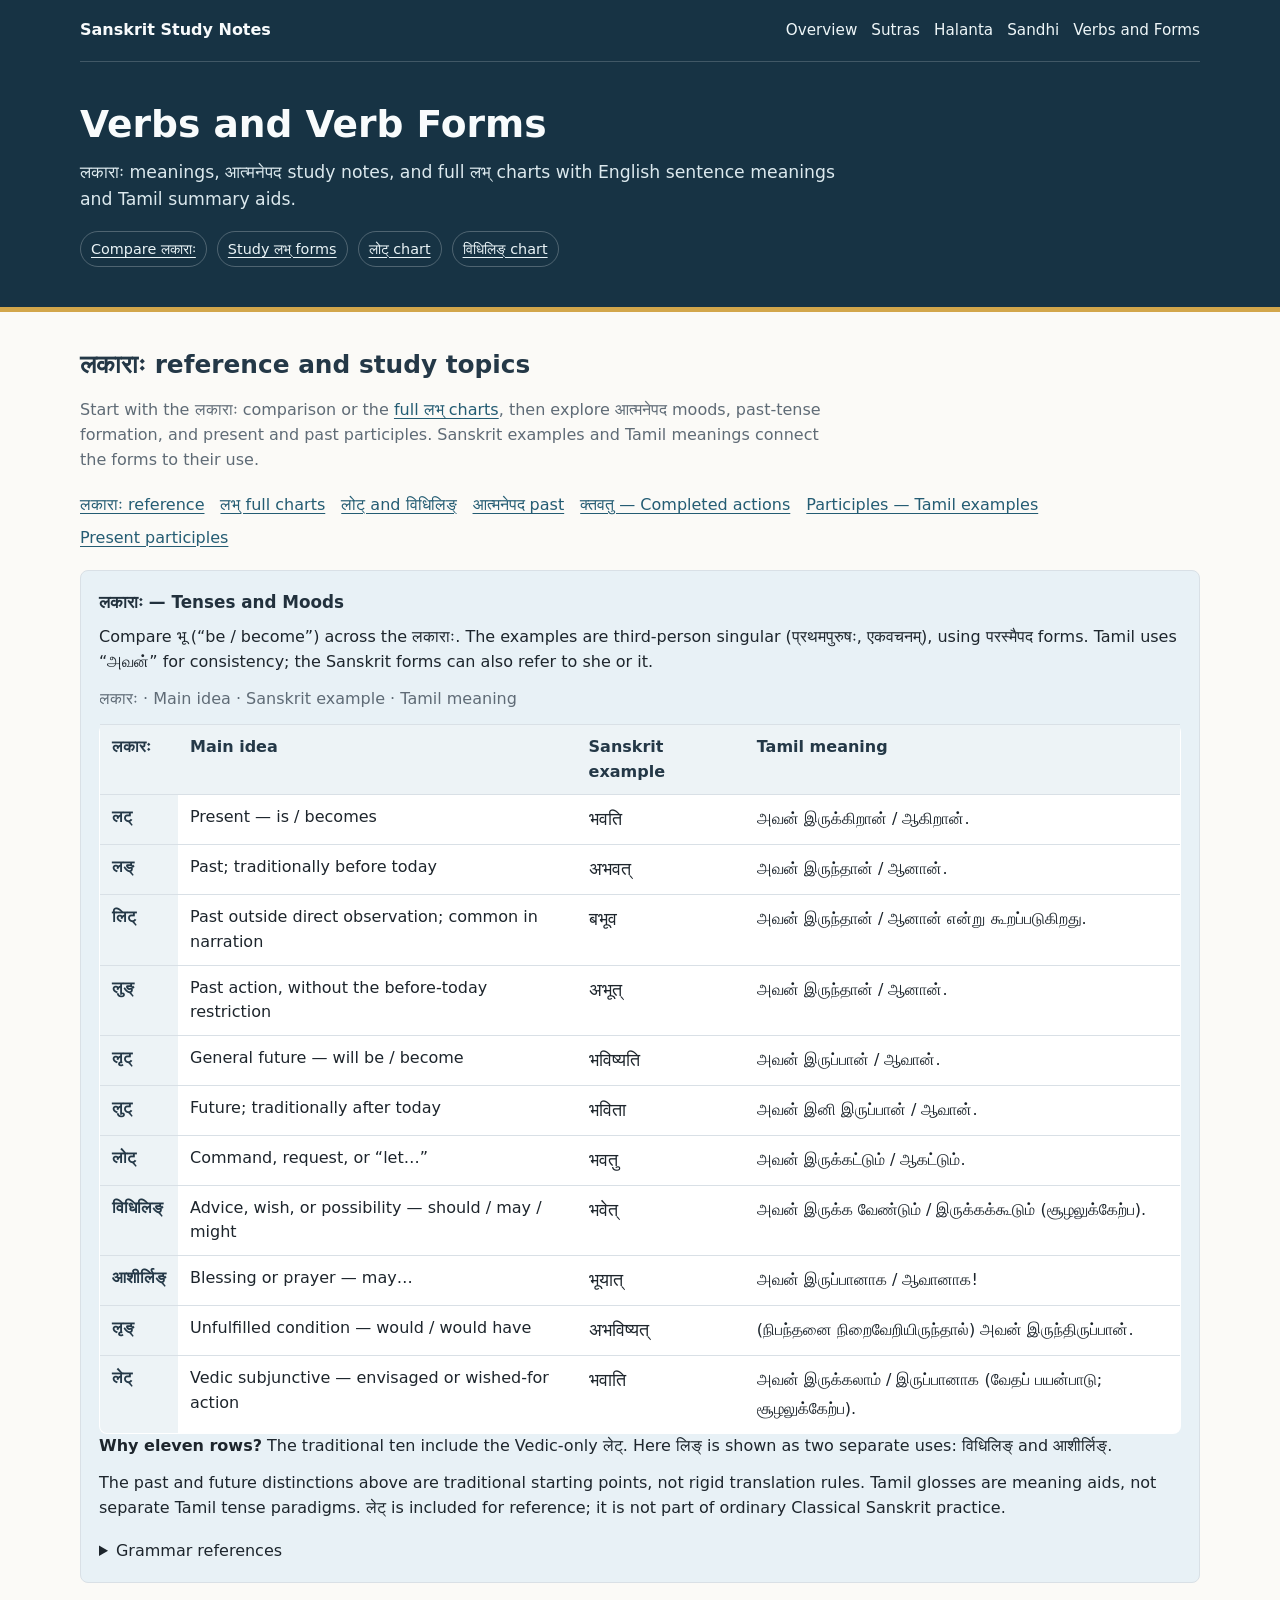
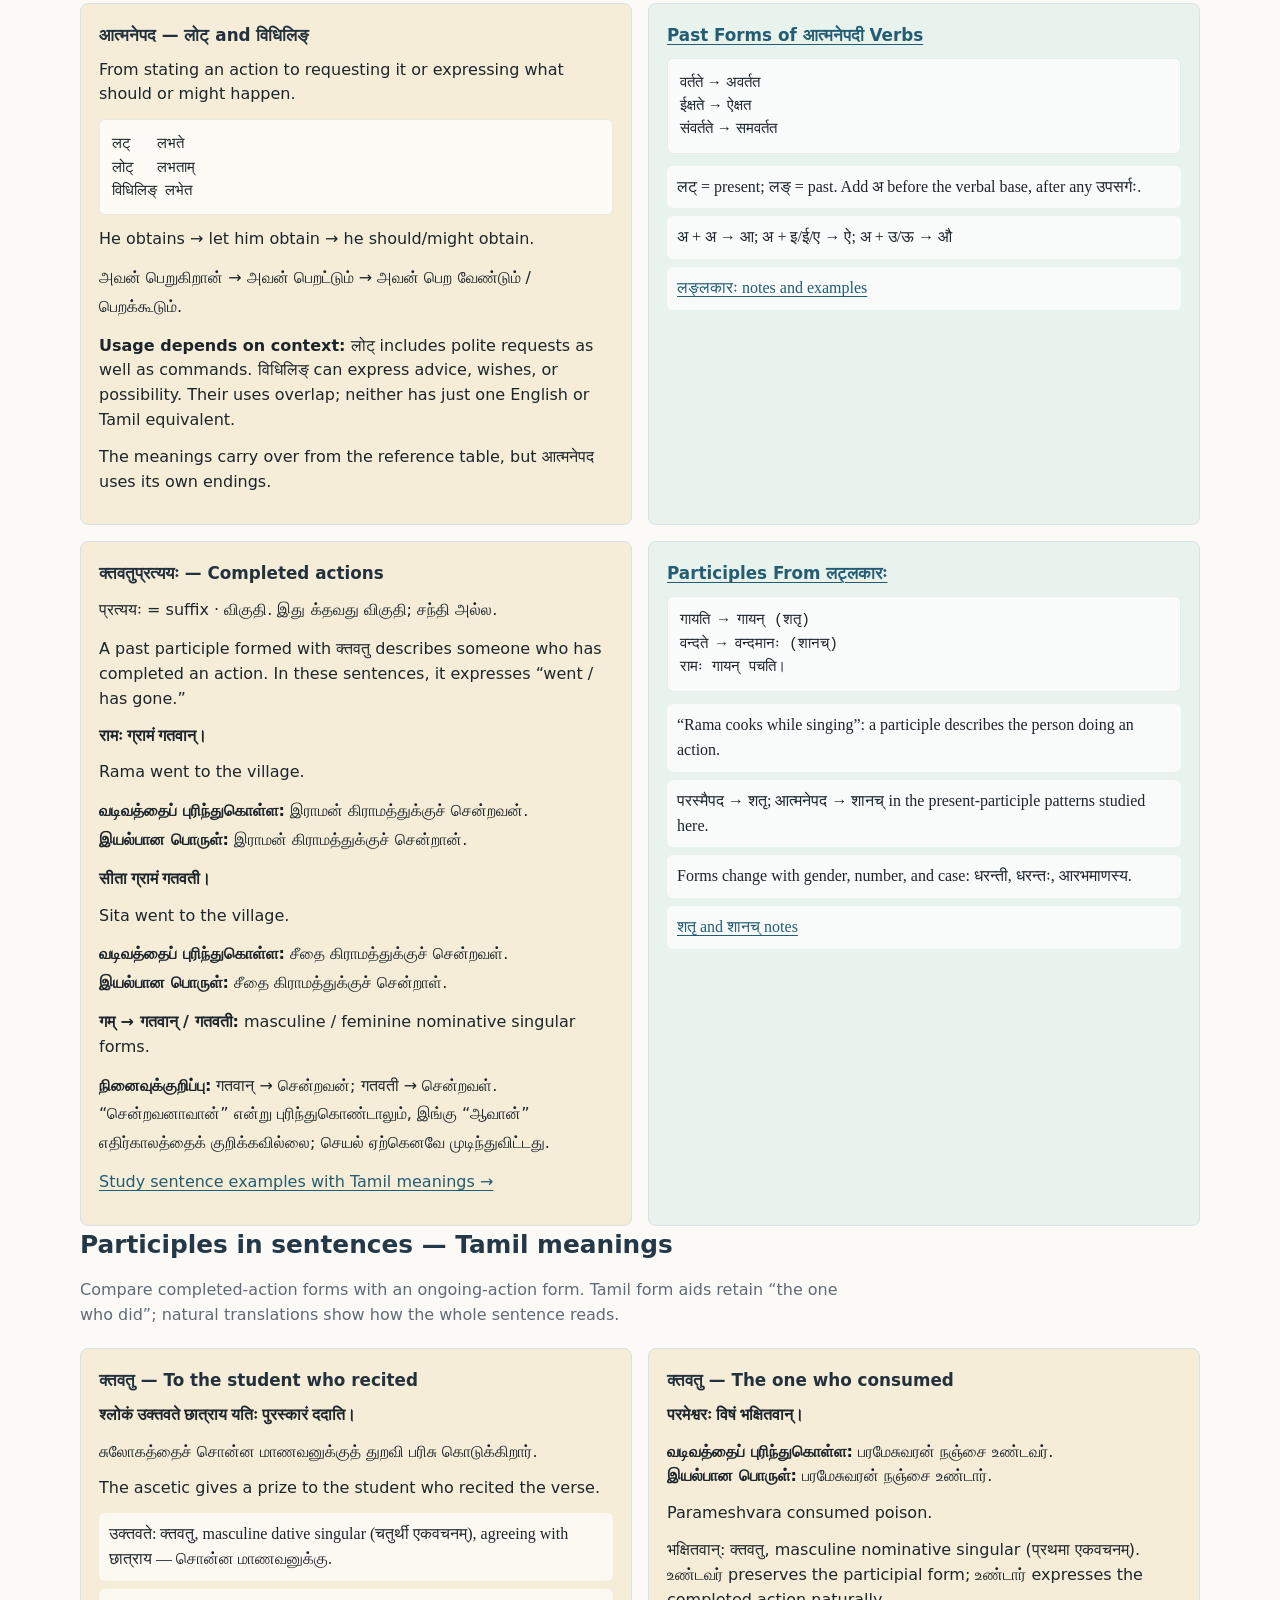
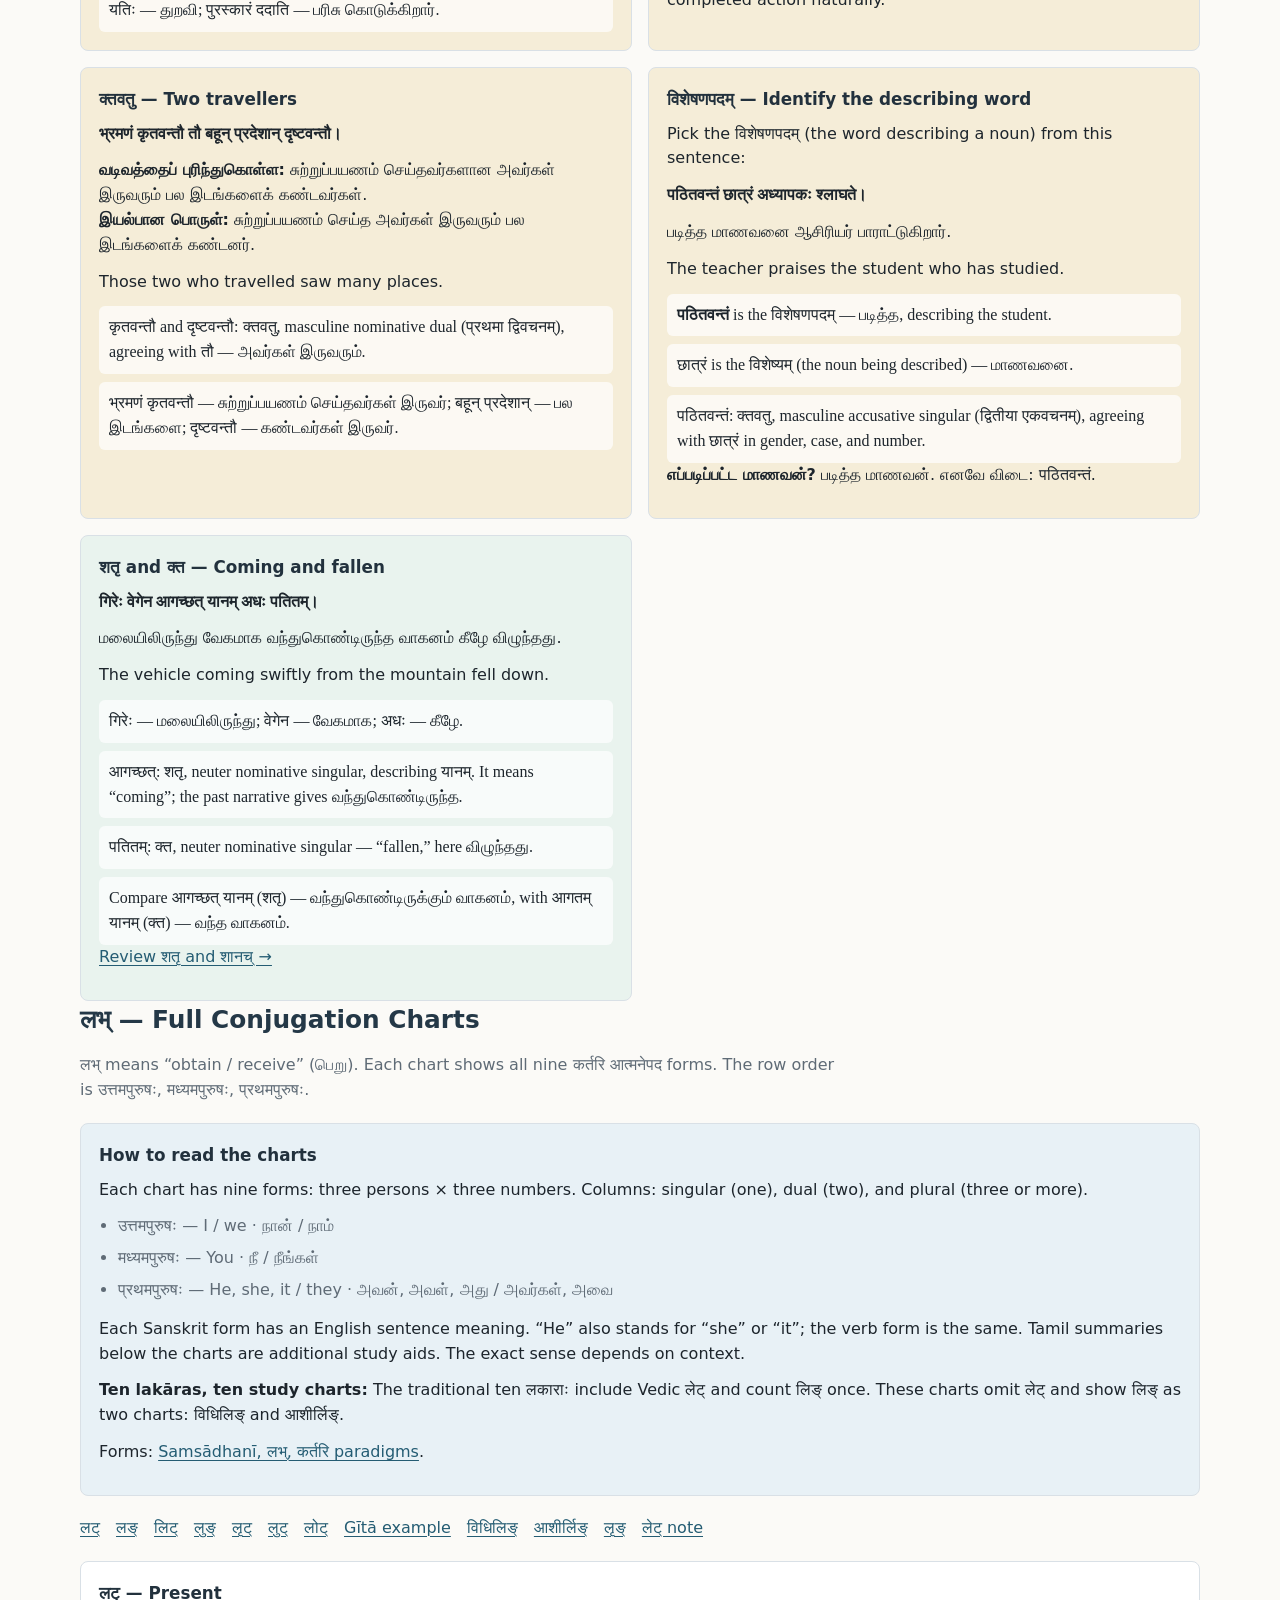
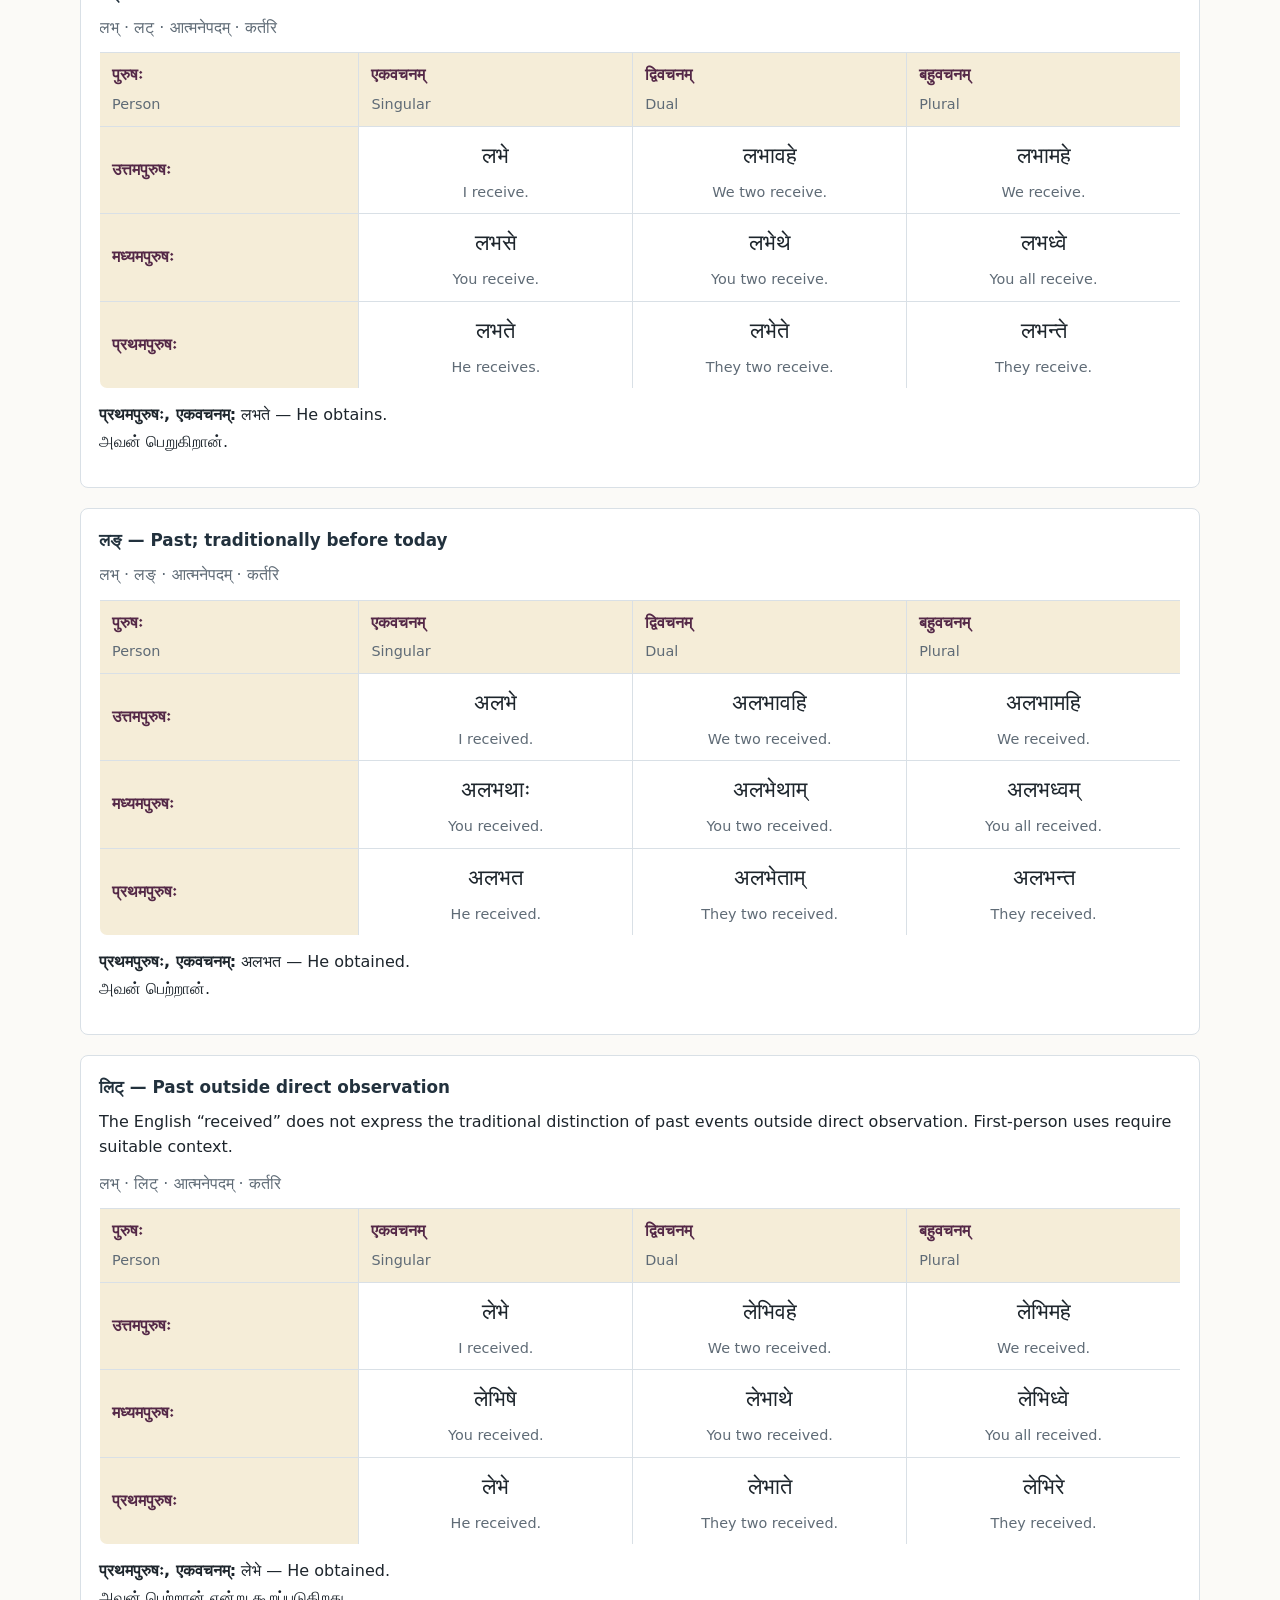
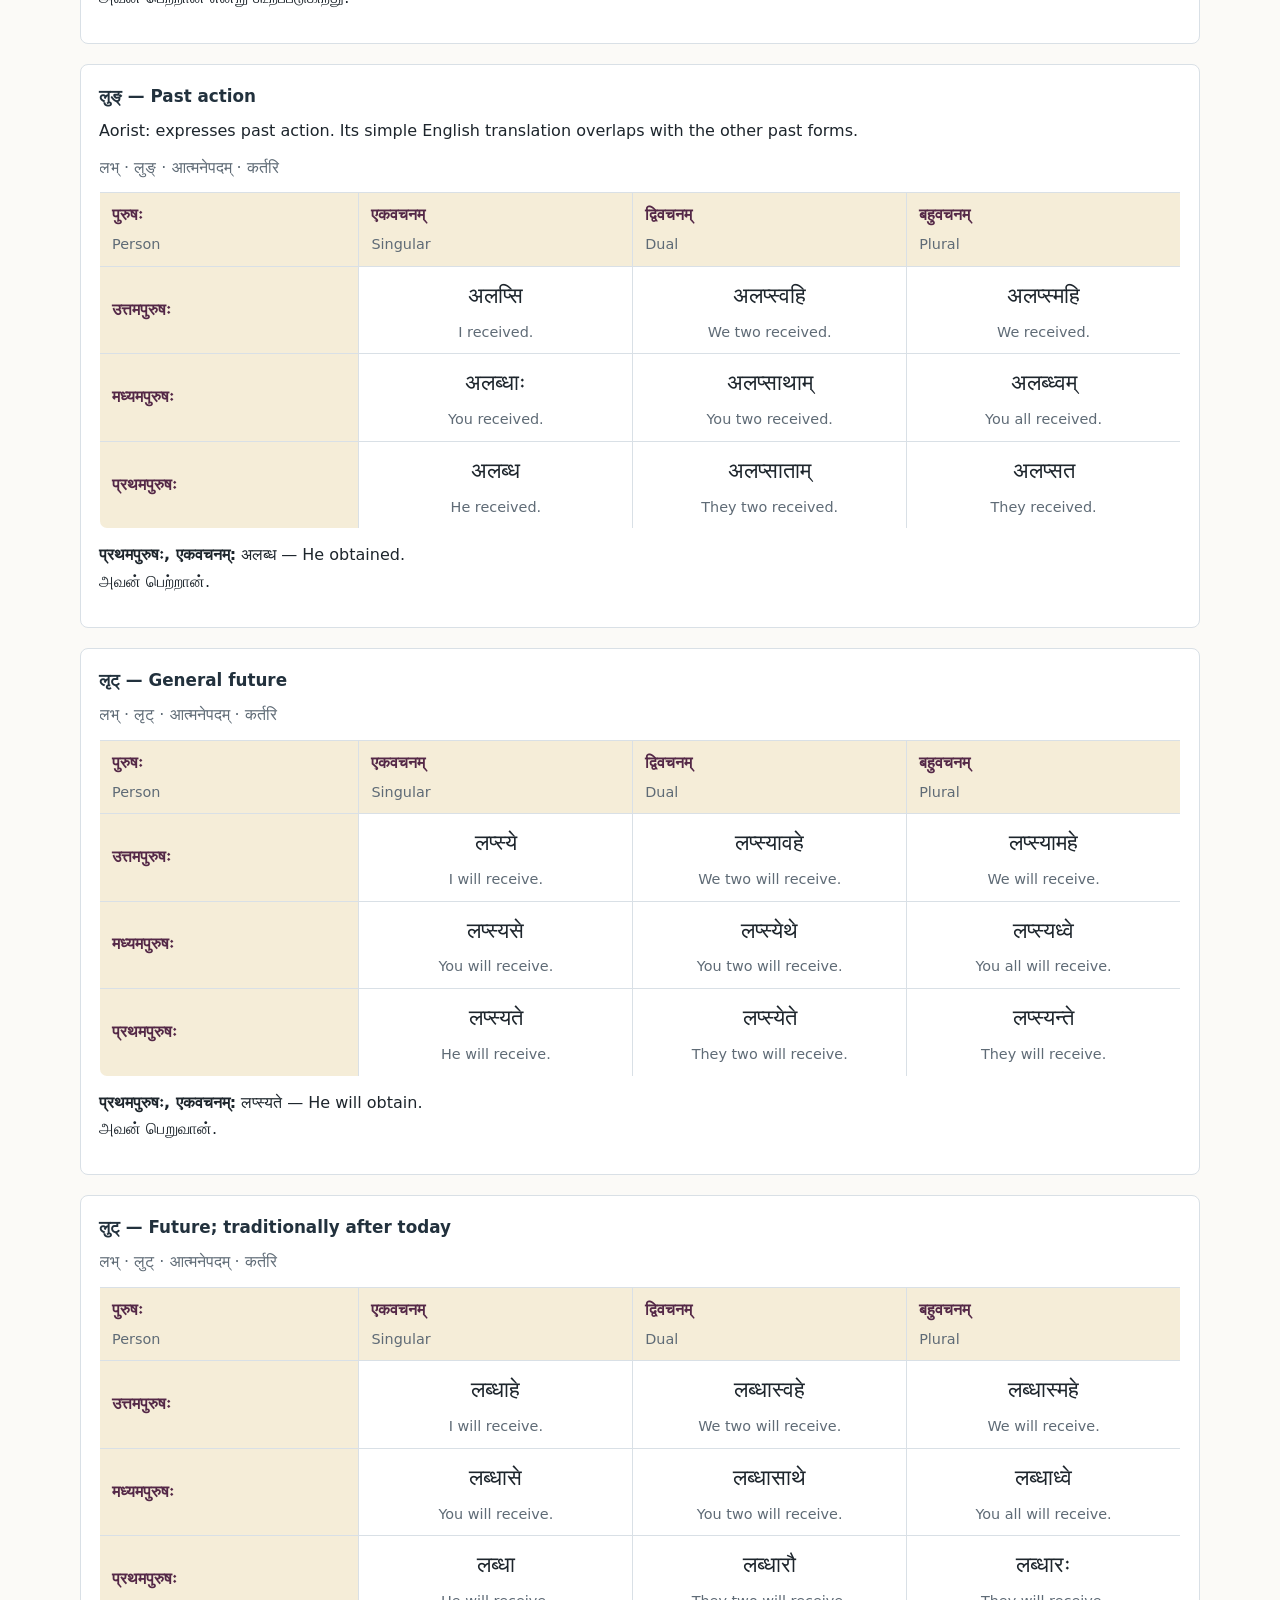
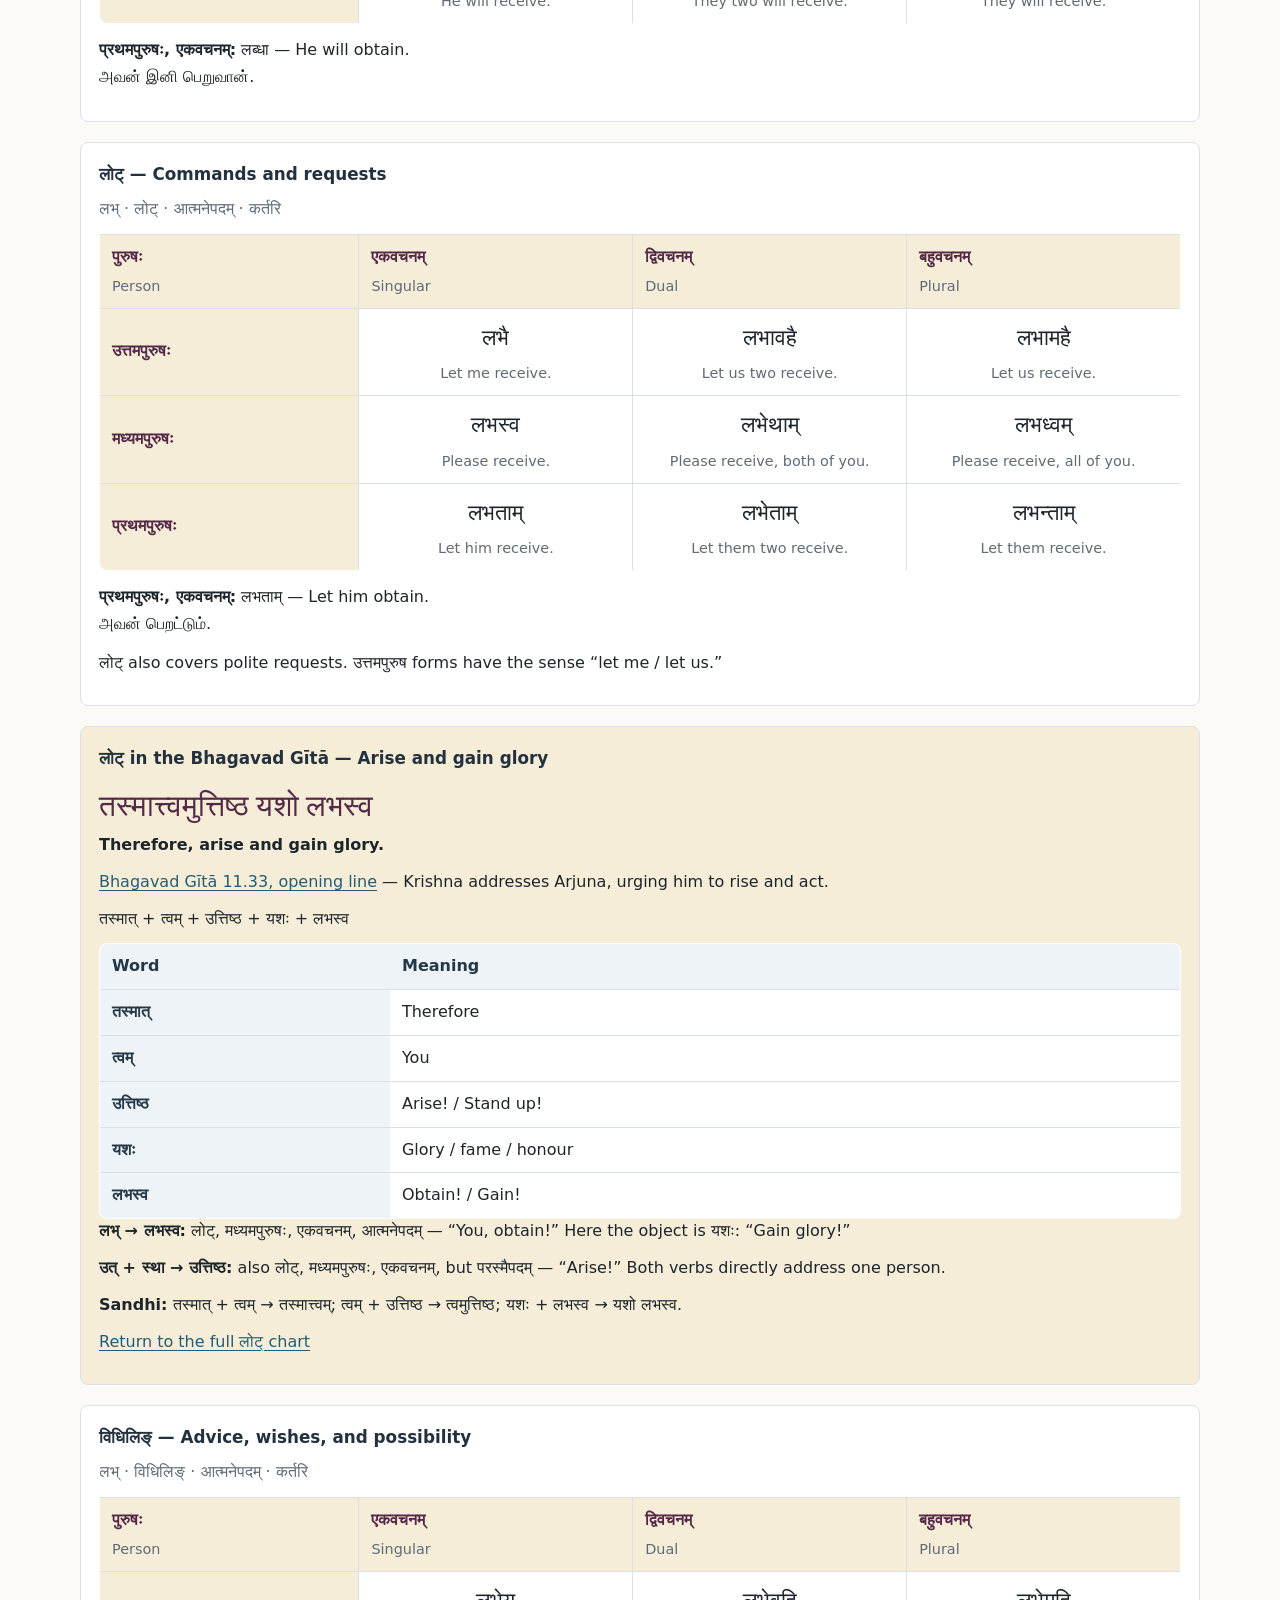
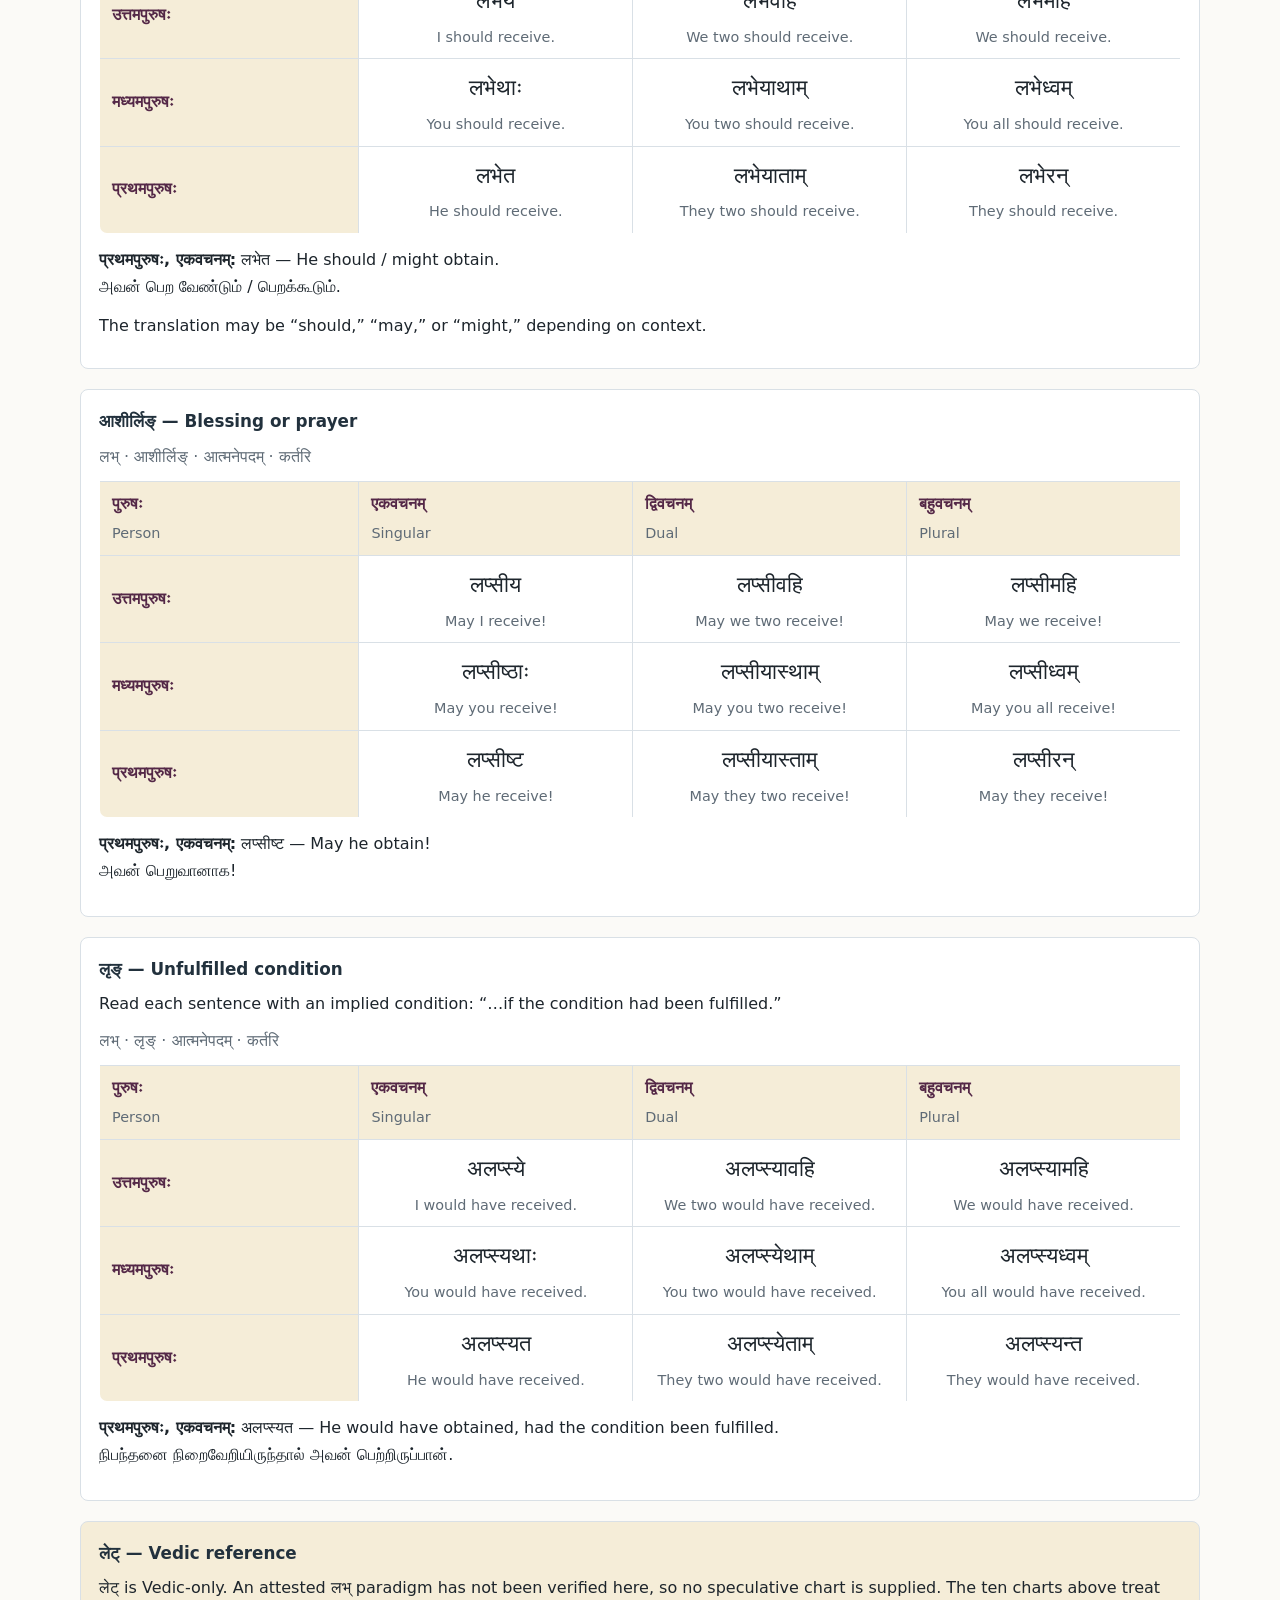
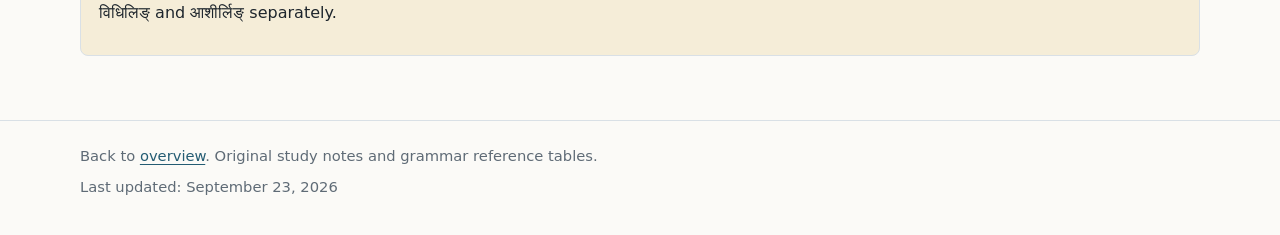
<file: verbs.html>
<!DOCTYPE html>
<html lang="en">
<head>
    <meta charset="UTF-8">
    <meta name="viewport" content="width=device-width, initial-scale=1.0">
    <title>Verbs and Verb Forms — Sanskrit Study Notes</title>
    <link rel="stylesheet" href="styles.css">
</head>
<body class="page-verbs">
    <header><div class="wrap">
        <div class="topbar"><div class="brand">Sanskrit Study Notes</div><nav aria-label="Main navigation">
                    <a href="index.html">Overview</a>
                    <a href="maheshwara-sutras.html">Sutras</a>
                    <a href="halanta-shabdaha.html">Halanta</a>
                    <a href="sandhi.html">Sandhi</a>
                    <a href="verbs.html" aria-current="page">Verbs and Forms</a>
        </nav></div>
        <div class="intro"><h1>Verbs and Verb Forms</h1>
            <p class="lede">लकाराः meanings, आत्मनेपद study notes, and full लभ् charts with English sentence meanings and Tamil summary aids.</p>
            <div class="meta"><a class="pill" href="#lakaras">Compare लकाराः</a><a class="pill" href="#labh-example">Study लभ् forms</a><a class="pill" href="#labh-lot">लोट् chart</a><a class="pill" href="#labh-vidhiling">विधिलिङ् chart</a></div>
        </div>
    </div></header>
    <main>
        <section id="verbs" class="wrap">
            <h2>लकाराः reference and study topics</h2>
            <p class="section-note">Start with the लकाराः comparison or the <a href="#labh-example">full लभ् charts</a>, then explore आत्मनेपद moods,
                past-tense formation, and present and past participles. Sanskrit examples and Tamil meanings connect
                the forms to their use.</p>
            <div class="topic-links" aria-label="Verb topics">
                <a href="#lakaras">लकाराः reference</a>
                <a href="#labh-example">लभ् full charts</a>
                <a href="#atmanepada-moods">लोट् and विधिलिङ्</a>
                <a href="#atmanepada-lang">आत्मनेपद past</a>
                <a href="#ktavatu">क्तवतु — Completed actions</a>
                <a href="#participle-examples">Participles — Tamil examples</a>
                <a href="#shatru-shanach">Present participles</a>
            </div>
            <article id="lakaras" class="card note-card lakara-card">
                <h3>लकाराः — Tenses and Moods</h3>
                <p>Compare <span lang="sa-Deva">भू</span> (“be / become”) across the लकाराः.
                    The examples are third-person singular (प्रथमपुरुषः, एकवचनम्), using परस्मैपद forms.
                    Tamil uses “அவன்” for consistency; the Sanskrit forms can also refer to she or it.</p>
                <div class="table-scroll" role="region" aria-label="Lakara comparison table" tabindex="0">
                    <table class="lakara-table">
                        <caption>लकारः · Main idea · Sanskrit example · Tamil meaning</caption>
                        <thead>
                            <tr>
                                <th scope="col" lang="sa-Deva">लकारः</th>
                                <th scope="col">Main idea</th>
                                <th scope="col">Sanskrit example</th>
                                <th scope="col">Tamil meaning</th>
                            </tr>
                        </thead>
                        <tbody>
                            <tr>
                                <th scope="row" lang="sa-Deva">लट्</th>
                                <td>Present — is / becomes</td>
                                <td class="sanskrit" lang="sa-Deva">भवति</td>
                                <td lang="ta">அவன் இருக்கிறான் / ஆகிறான்.</td>
                            </tr>
                            <tr>
                                <th scope="row" lang="sa-Deva">लङ्</th>
                                <td>Past; traditionally before today</td>
                                <td class="sanskrit" lang="sa-Deva">अभवत्</td>
                                <td lang="ta">அவன் இருந்தான் / ஆனான்.</td>
                            </tr>
                            <tr>
                                <th scope="row" lang="sa-Deva">लिट्</th>
                                <td>Past outside direct observation; common in narration</td>
                                <td class="sanskrit" lang="sa-Deva">बभूव</td>
                                <td lang="ta">அவன் இருந்தான் / ஆனான் என்று கூறப்படுகிறது.</td>
                            </tr>
                            <tr>
                                <th scope="row" lang="sa-Deva">लुङ्</th>
                                <td>Past action, without the before-today restriction</td>
                                <td class="sanskrit" lang="sa-Deva">अभूत्</td>
                                <td lang="ta">அவன் இருந்தான் / ஆனான்.</td>
                            </tr>
                            <tr>
                                <th scope="row" lang="sa-Deva">लृट्</th>
                                <td>General future — will be / become</td>
                                <td class="sanskrit" lang="sa-Deva">भविष्यति</td>
                                <td lang="ta">அவன் இருப்பான் / ஆவான்.</td>
                            </tr>
                            <tr>
                                <th scope="row" lang="sa-Deva">लुट्</th>
                                <td>Future; traditionally after today</td>
                                <td class="sanskrit" lang="sa-Deva">भविता</td>
                                <td lang="ta">அவன் இனி இருப்பான் / ஆவான்.</td>
                            </tr>
                            <tr>
                                <th scope="row" lang="sa-Deva">लोट्</th>
                                <td>Command, request, or “let…”</td>
                                <td class="sanskrit" lang="sa-Deva">भवतु</td>
                                <td lang="ta">அவன் இருக்கட்டும் / ஆகட்டும்.</td>
                            </tr>
                            <tr>
                                <th scope="row" lang="sa-Deva">विधिलिङ्</th>
                                <td>Advice, wish, or possibility — should / may / might</td>
                                <td class="sanskrit" lang="sa-Deva">भवेत्</td>
                                <td lang="ta">அவன் இருக்க வேண்டும் / இருக்கக்கூடும் (சூழலுக்கேற்ப).</td>
                            </tr>
                            <tr>
                                <th scope="row" lang="sa-Deva">आशीर्लिङ्</th>
                                <td>Blessing or prayer — may…</td>
                                <td class="sanskrit" lang="sa-Deva">भूयात्</td>
                                <td lang="ta">அவன் இருப்பானாக / ஆவானாக!</td>
                            </tr>
                            <tr>
                                <th scope="row" lang="sa-Deva">लृङ्</th>
                                <td>Unfulfilled condition — would / would have</td>
                                <td class="sanskrit" lang="sa-Deva">अभविष्यत्</td>
                                <td lang="ta">(நிபந்தனை நிறைவேறியிருந்தால்) அவன் இருந்திருப்பான்.</td>
                            </tr>
                            <tr>
                                <th scope="row" lang="sa-Deva">लेट्</th>
                                <td>Vedic subjunctive — envisaged or wished-for action</td>
                                <td class="sanskrit" lang="sa-Deva">भवाति</td>
                                <td lang="ta">அவன் இருக்கலாம் / இருப்பானாக (வேதப் பயன்பாடு; சூழலுக்கேற்ப).</td>
                            </tr>
                        </tbody>
                    </table>
                </div>
                <p><strong>Why eleven rows?</strong> The traditional ten include the Vedic-only लेट्.
                    Here लिङ् is shown as two separate uses: विधिलिङ् and आशीर्लिङ्.</p>
                <p>The past and future distinctions above are traditional starting points, not rigid translation rules.
                    Tamil glosses are meaning aids, not separate Tamil tense paradigms. लेट् is included for reference;
                    it is not part of ordinary Classical Sanskrit practice.</p>
                <details>
                    <summary>Grammar references</summary>
                    <ul class="compact-list">
                        <li><a href="https://www.learnsanskrit.org/vyakarana/tinanta/lakara/">Lakāra meanings and traditional rules</a></li>
                        <li><a href="https://www.learnsanskrit.org/references/verbs/simple/">Simple verb paradigms, including आत्मनेपद</a></li>
                        <li><a href="https://learnsanskrit.org/guide/verbs-2/the-blessing-mood/">The blessing mood</a></li>
                        <li><a href="https://sanskrit.nic.in/DigitalBook/D/Dhatukoshas.pdf">Dhātukośa: भू forms</a></li>
                        <li><a href="https://vedavms.in/docs/TSG4/TS%204.6%20Ghanam%20Sanskrit.pdf">Vedic भवाति: Taittirīya Saṃhitā 4.6.2.2</a></li>
                    </ul>
                </details>
            </article>
            <div class="grid verb-topic-grid">
                <article id="atmanepada-moods" class="card memory-card">
                    <h3>आत्मनेपद — लोट् and विधिलिङ्</h3>
                    <p>From stating an action to requesting it or expressing what should or might happen.</p>
                    <pre class="rule sanskrit" lang="sa-Deva">लट्       लभते
लोट्      लभताम्
विधिलिङ्  लभेत</pre>
                    <p class="verb-meaning">He obtains → let him obtain → he should/might obtain.</p>
                    <p lang="ta">அவன் பெறுகிறான் → அவன் பெறட்டும் → அவன் பெற வேண்டும் / பெறக்கூடும்.</p>
                <p><strong>Usage depends on context:</strong> लोट् includes polite requests as well as commands.
                    विधिलिङ् can express advice, wishes, or possibility. Their uses overlap;
                    neither has just one English or Tamil equivalent.</p>
                    <p>The meanings carry over from the reference table, but आत्मनेपद uses its own endings.</p>
                </article>
                <article id="atmanepada-lang" class="card rule-card">
                    <h3><a href="atmanepada-lang.html">Past Forms of आत्मनेपदी Verbs</a></h3>
                    <pre class="rule sanskrit" lang="sa-Deva">वर्तते → अवर्तत
ईक्षते → ऐक्षत
संवर्तते → समवर्तत</pre>
                    <ul class="example-list">
                        <li>लट् = present; लङ् = past. Add अ before the verbal base, after any उपसर्गः.</li>
                        <li>अ + अ → आ; अ + इ/ई/ए → ऐ; अ + उ/ऊ → औ</li>
                        <li><a href="atmanepada-lang.html">लङ्लकारः notes and examples</a></li>
                    </ul>
                </article>
                <article id="ktavatu" class="card memory-card">
                    <h3>क्तवतुप्रत्ययः — Completed actions</h3>
                    <p><span lang="sa-Deva">प्रत्ययः</span> = suffix · <span lang="ta">விகுதி</span>. <span lang="ta">இது க்தவது விகுதி; சந்தி அல்ல.</span></p>
                    <p>A past participle formed with क्तवतु describes someone who has completed an action. In these sentences, it expresses “went / has gone.”</p>
                    <p class="sanskrit" lang="sa-Deva"><strong>रामः ग्रामं गतवान्।</strong></p>
                    <p>Rama went to the village.</p>
                    <p lang="ta"><strong>வடிவத்தைப் புரிந்துகொள்ள:</strong> இராமன் கிராமத்துக்குச் சென்றவன்.<br><strong>இயல்பான பொருள்:</strong> இராமன் கிராமத்துக்குச் சென்றான்.</p>
                    <p class="sanskrit" lang="sa-Deva"><strong>सीता ग्रामं गतवती।</strong></p>
                    <p>Sita went to the village.</p>
                    <p lang="ta"><strong>வடிவத்தைப் புரிந்துகொள்ள:</strong> சீதை கிராமத்துக்குச் சென்றவள்.<br><strong>இயல்பான பொருள்:</strong> சீதை கிராமத்துக்குச் சென்றாள்.</p>
                    <p><strong>गम् → गतवान् / गतवती:</strong> masculine / feminine nominative singular forms.</p>
                    <p lang="ta"><strong>நினைவுக்குறிப்பு:</strong> गतवान् → சென்றவன்; गतवती → சென்றவள். “சென்றவனாவான்” என்று புரிந்துகொண்டாலும், இங்கு “ஆவான்” எதிர்காலத்தைக் குறிக்கவில்லை; செயல் ஏற்கெனவே முடிந்துவிட்டது.</p>
                    <p><a href="#participle-examples">Study sentence examples with Tamil meanings →</a></p>
                </article>
                <article id="shatru-shanach" class="card rule-card">
                    <h3><a href="shatru-shanach.html">Participles From लट्लकारः</a></h3>
                    <pre class="rule">गायति → गायन् (शतृ)
वन्दते → वन्दमानः (शानच्)
रामः गायन् पचति।</pre>
                    <ul class="example-list">
                        <li>“Rama cooks while singing”: a participle describes the person doing an action.</li>
                        <li>परस्मैपद → शतृ; आत्मनेपद → शानच् in the present-participle patterns studied here.</li>
                        <li>Forms change with gender, number, and case: धरन्ती, धरन्तः, आरभमाणस्य.</li>
                        <li><a href="shatru-shanach.html">शतृ and शानच् notes</a></li>
                    </ul>
                </article>
            </div>
        </section>
        <section id="participle-examples" class="wrap">
            <h2>Participles in sentences — Tamil meanings</h2>
            <p class="section-note">Compare completed-action forms with an ongoing-action form. Tamil form aids retain
                “the one who did”; natural translations show how the whole sentence reads.</p>
            <div class="grid">
                <article class="card memory-card">
                    <h3>क्तवतु — To the student who recited</h3>
                    <p class="sanskrit" lang="sa-Deva"><strong>श्लोकं उक्तवते छात्राय यतिः पुरस्कारं ददाति।</strong></p>
                    <p lang="ta">சுலோகத்தைச் சொன்ன மாணவனுக்குத் துறவி பரிசு கொடுக்கிறார்.</p>
                    <p>The ascetic gives a prize to the student who recited the verse.</p>
                    <ul class="example-list">
                        <li><span lang="sa-Deva">उक्तवते</span>: क्तवतु, masculine dative singular (चतुर्थी एकवचनम्), agreeing with <span lang="sa-Deva">छात्राय</span> — <span lang="ta">சொன்ன மாணவனுக்கு</span>.</li>
                        <li><span lang="sa-Deva">यतिः</span> — <span lang="ta">துறவி</span>; <span lang="sa-Deva">पुरस्कारं ददाति</span> — <span lang="ta">பரிசு கொடுக்கிறார்</span>.</li>
                    </ul>
                </article>
                <article class="card memory-card">
                    <h3>क्तवतु — The one who consumed</h3>
                    <p class="sanskrit" lang="sa-Deva"><strong>परमेश्वरः विषं भक्षितवान्।</strong></p>
                    <p lang="ta"><strong>வடிவத்தைப் புரிந்துகொள்ள:</strong> பரமேசுவரன் நஞ்சை உண்டவர்.<br><strong>இயல்பான பொருள்:</strong> பரமேசுவரன் நஞ்சை உண்டார்.</p>
                    <p>Parameshvara consumed poison.</p>
                    <p><span lang="sa-Deva">भक्षितवान्</span>: क्तवतु, masculine nominative singular (प्रथमा एकवचनम्).
                        <span lang="ta">உண்டவர்</span> preserves the participial form; <span lang="ta">உண்டார்</span> expresses the completed action naturally.</p>
                </article>
                <article class="card memory-card">
                    <h3>क्तवतु — Two travellers</h3>
                    <p class="sanskrit" lang="sa-Deva"><strong>भ्रमणं कृतवन्तौ तौ बहून् प्रदेशान् दृष्टवन्तौ।</strong></p>
                    <p lang="ta"><strong>வடிவத்தைப் புரிந்துகொள்ள:</strong> சுற்றுப்பயணம் செய்தவர்களான அவர்கள் இருவரும் பல இடங்களைக் கண்டவர்கள்.<br><strong>இயல்பான பொருள்:</strong> சுற்றுப்பயணம் செய்த அவர்கள் இருவரும் பல இடங்களைக் கண்டனர்.</p>
                    <p>Those two who travelled saw many places.</p>
                    <ul class="example-list">
                        <li><span lang="sa-Deva">कृतवन्तौ</span> and <span lang="sa-Deva">दृष्टवन्तौ</span>: क्तवतु, masculine nominative dual (प्रथमा द्विवचनम्), agreeing with <span lang="sa-Deva">तौ</span> — <span lang="ta">அவர்கள் இருவரும்</span>.</li>
                        <li><span lang="sa-Deva">भ्रमणं कृतवन्तौ</span> — <span lang="ta">சுற்றுப்பயணம் செய்தவர்கள் இருவர்</span>; <span lang="sa-Deva">बहून् प्रदेशान्</span> — <span lang="ta">பல இடங்களை</span>; <span lang="sa-Deva">दृष्टवन्तौ</span> — <span lang="ta">கண்டவர்கள் இருவர்</span>.</li>
                    </ul>
                </article>
                <article id="visheshana-example" class="card memory-card">
                    <h3>विशेषणपदम् — Identify the describing word</h3>
                    <p>Pick the विशेषणपदम् (the word describing a noun) from this sentence:</p>
                    <p class="sanskrit" lang="sa-Deva"><strong>पठितवन्तं छात्रं अध्यापकः श्लाघते।</strong></p>
                    <p lang="ta">படித்த மாணவனை ஆசிரியர் பாராட்டுகிறார்.</p>
                    <p>The teacher praises the student who has studied.</p>
                    <ul class="example-list">
                        <li><strong lang="sa-Deva">पठितवन्तं</strong> is the विशेषणपदम् — <span lang="ta">படித்த</span>, describing the student.</li>
                        <li><span lang="sa-Deva">छात्रं</span> is the विशेष्यम् (the noun being described) — <span lang="ta">மாணவனை</span>.</li>
                        <li><span lang="sa-Deva">पठितवन्तं</span>: क्तवतु, masculine accusative singular (द्वितीया एकवचनम्), agreeing with <span lang="sa-Deva">छात्रं</span> in gender, case, and number.</li>
                    </ul>
                    <p lang="ta"><strong>எப்படிப்பட்ட மாணவன்?</strong> படித்த மாணவன். எனவே விடை: <span lang="sa-Deva">पठितवन्तं</span>.</p>
                </article>
                <article id="agacchat-example" class="card rule-card">
                    <h3>शतृ and क्त — Coming and fallen</h3>
                    <p class="sanskrit" lang="sa-Deva"><strong>गिरेः वेगेन आगच्छत् यानम् अधः पतितम्।</strong></p>
                    <p lang="ta">மலையிலிருந்து வேகமாக வந்துகொண்டிருந்த வாகனம் கீழே விழுந்தது.</p>
                    <p>The vehicle coming swiftly from the mountain fell down.</p>
                    <ul class="example-list">
                        <li><span lang="sa-Deva">गिरेः</span> — <span lang="ta">மலையிலிருந்து</span>; <span lang="sa-Deva">वेगेन</span> — <span lang="ta">வேகமாக</span>; <span lang="sa-Deva">अधः</span> — <span lang="ta">கீழே</span>.</li>
                        <li><span lang="sa-Deva">आगच्छत्</span>: शतृ, neuter nominative singular, describing <span lang="sa-Deva">यानम्</span>. It means “coming”; the past narrative gives <span lang="ta">வந்துகொண்டிருந்த</span>.</li>
                        <li><span lang="sa-Deva">पतितम्</span>: क्त, neuter nominative singular — “fallen,” here <span lang="ta">விழுந்தது</span>.</li>
                        <li>Compare <span lang="sa-Deva">आगच्छत् यानम्</span> (शतृ) — <span lang="ta">வந்துகொண்டிருக்கும் வாகனம்</span>, with <span lang="sa-Deva">आगतम् यानम्</span> (क्त) — <span lang="ta">வந்த வாகனம்</span>.</li>
                    </ul>
                    <p><a href="shatru-shanach.html">Review शतृ and शानच् →</a></p>
                </article>
            </div>
        </section>
        <section id="labh-example" class="wrap">
            <h2>लभ् — Full Conjugation Charts</h2>
            <p class="section-note">लभ् means “obtain / receive” (<span lang="ta">பெறு</span>). Each chart shows
                all nine कर्तरि आत्मनेपद forms. The row order is उत्तमपुरुषः, मध्यमपुरुषः, प्रथमपुरुषः.</p>
            <article class="card note-card person-guide">
                <h3>How to read the charts</h3>
                <p>Each chart has nine forms: three persons × three numbers. Columns: singular (one), dual (two), and plural (three or more).</p>
                <ul class="compact-list"><li><span lang="sa-Deva">उत्तमपुरुषः</span> — I / we · நான் / நாம்</li><li><span lang="sa-Deva">मध्यमपुरुषः</span> — You · நீ / நீங்கள்</li><li><span lang="sa-Deva">प्रथमपुरुषः</span> — He, she, it / they · அவன், அவள், அது / அவர்கள், அவை</li></ul>
                <p class="chart-meaning">Each Sanskrit form has an English sentence meaning. “He” also stands for “she” or “it”; the verb form is the same.
                    Tamil summaries below the charts are additional study aids. The exact sense depends on context.</p>
                <p><strong>Ten lakāras, ten study charts:</strong> The traditional ten लकाराः include Vedic लेट् and count लिङ् once. These charts omit लेट् and show लिङ् as two charts: विधिलिङ् and आशीर्लिङ्.</p>
                <p>Forms: <a href="https://samsaadhanii-concordance.vipran.in/dhatu/1454-dulaBazR-prApwO-laB1">Samsādhanī, लभ्, कर्तरि paradigms</a>.</p>
            </article>
            <div class="topic-links chart-links" aria-label="Choose a lakara">
                <a href="#labh-lat">लट्</a>
                <a href="#labh-lang">लङ्</a>
                <a href="#labh-lit">लिट्</a>
                <a href="#labh-lung">लुङ्</a>
                <a href="#labh-lrt">लृट्</a>
                <a href="#labh-lut">लुट्</a>
                <a href="#labh-lot">लोट्</a>
                <a href="#gita-lot-example">Gītā example</a>
                <a href="#labh-vidhiling">विधिलिङ्</a>
                <a href="#labh-ashirling">आशीर्लिङ्</a>
                <a href="#labh-lrng">लृङ्</a>
                <a href="#labh-let">लेट् note</a>
            </div>
            <div class="conjugation-stack">
            <article id="labh-lat" class="card conjugation-card">
                <h3>लट् — Present</h3>
                <div class="table-scroll" role="region" aria-label="लभ् लट् forms" tabindex="0">
                    <table class="conjugation-table" lang="sa-Deva">
                        <caption>लभ् · लट् · आत्मनेपदम् · कर्तरि</caption>
                        <thead><tr><th scope="col">पुरुषः<span class="form-meaning" lang="en">Person</span></th><th scope="col">एकवचनम्<span class="form-meaning" lang="en">Singular</span></th><th scope="col">द्विवचनम्<span class="form-meaning" lang="en">Dual</span></th><th scope="col">बहुवचनम्<span class="form-meaning" lang="en">Plural</span></th></tr></thead>
                        <tbody>
                            <tr><th scope="row">उत्तमपुरुषः</th><td>लभे<span class="form-meaning" lang="en">I receive.</span></td><td>लभावहे<span class="form-meaning" lang="en">We two receive.</span></td><td>लभामहे<span class="form-meaning" lang="en">We receive.</span></td></tr>
                            <tr><th scope="row">मध्यमपुरुषः</th><td>लभसे<span class="form-meaning" lang="en">You receive.</span></td><td>लभेथे<span class="form-meaning" lang="en">You two receive.</span></td><td>लभध्वे<span class="form-meaning" lang="en">You all receive.</span></td></tr>
                            <tr><th scope="row">प्रथमपुरुषः</th><td>लभते<span class="form-meaning" lang="en">He receives.</span></td><td>लभेते<span class="form-meaning" lang="en">They two receive.</span></td><td>लभन्ते<span class="form-meaning" lang="en">They receive.</span></td></tr>
                        </tbody>
                    </table>
                </div>
                <p class="chart-meaning"><strong>प्रथमपुरुषः, एकवचनम्:</strong> लभते — He obtains.<br><span lang="ta">அவன் பெறுகிறான்.</span></p>
            </article>
            <article id="labh-lang" class="card conjugation-card">
                <h3>लङ् — Past; traditionally before today</h3>
                <div class="table-scroll" role="region" aria-label="लभ् लङ् forms" tabindex="0">
                    <table class="conjugation-table" lang="sa-Deva">
                        <caption>लभ् · लङ् · आत्मनेपदम् · कर्तरि</caption>
                        <thead><tr><th scope="col">पुरुषः<span class="form-meaning" lang="en">Person</span></th><th scope="col">एकवचनम्<span class="form-meaning" lang="en">Singular</span></th><th scope="col">द्विवचनम्<span class="form-meaning" lang="en">Dual</span></th><th scope="col">बहुवचनम्<span class="form-meaning" lang="en">Plural</span></th></tr></thead>
                        <tbody>
                            <tr><th scope="row">उत्तमपुरुषः</th><td>अलभे<span class="form-meaning" lang="en">I received.</span></td><td>अलभावहि<span class="form-meaning" lang="en">We two received.</span></td><td>अलभामहि<span class="form-meaning" lang="en">We received.</span></td></tr>
                            <tr><th scope="row">मध्यमपुरुषः</th><td>अलभथाः<span class="form-meaning" lang="en">You received.</span></td><td>अलभेथाम्<span class="form-meaning" lang="en">You two received.</span></td><td>अलभध्वम्<span class="form-meaning" lang="en">You all received.</span></td></tr>
                            <tr><th scope="row">प्रथमपुरुषः</th><td>अलभत<span class="form-meaning" lang="en">He received.</span></td><td>अलभेताम्<span class="form-meaning" lang="en">They two received.</span></td><td>अलभन्त<span class="form-meaning" lang="en">They received.</span></td></tr>
                        </tbody>
                    </table>
                </div>
                <p class="chart-meaning"><strong>प्रथमपुरुषः, एकवचनम्:</strong> अलभत — He obtained.<br><span lang="ta">அவன் பெற்றான்.</span></p>
            </article>
            <article id="labh-lit" class="card conjugation-card">
                <h3>लिट् — Past outside direct observation</h3>
                <p>The English “received” does not express the traditional distinction of past events outside direct observation. First-person uses require suitable context.</p>
                <div class="table-scroll" role="region" aria-label="लभ् लिट् forms" tabindex="0">
                    <table class="conjugation-table" lang="sa-Deva">
                        <caption>लभ् · लिट् · आत्मनेपदम् · कर्तरि</caption>
                        <thead><tr><th scope="col">पुरुषः<span class="form-meaning" lang="en">Person</span></th><th scope="col">एकवचनम्<span class="form-meaning" lang="en">Singular</span></th><th scope="col">द्विवचनम्<span class="form-meaning" lang="en">Dual</span></th><th scope="col">बहुवचनम्<span class="form-meaning" lang="en">Plural</span></th></tr></thead>
                        <tbody>
                            <tr><th scope="row">उत्तमपुरुषः</th><td>लेभे<span class="form-meaning" lang="en">I received.</span></td><td>लेभिवहे<span class="form-meaning" lang="en">We two received.</span></td><td>लेभिमहे<span class="form-meaning" lang="en">We received.</span></td></tr>
                            <tr><th scope="row">मध्यमपुरुषः</th><td>लेभिषे<span class="form-meaning" lang="en">You received.</span></td><td>लेभाथे<span class="form-meaning" lang="en">You two received.</span></td><td>लेभिध्वे<span class="form-meaning" lang="en">You all received.</span></td></tr>
                            <tr><th scope="row">प्रथमपुरुषः</th><td>लेभे<span class="form-meaning" lang="en">He received.</span></td><td>लेभाते<span class="form-meaning" lang="en">They two received.</span></td><td>लेभिरे<span class="form-meaning" lang="en">They received.</span></td></tr>
                        </tbody>
                    </table>
                </div>
                <p class="chart-meaning"><strong>प्रथमपुरुषः, एकवचनम्:</strong> लेभे — He obtained.<br><span lang="ta">அவன் பெற்றான் என்று கூறப்படுகிறது.</span></p>
            </article>
            <article id="labh-lung" class="card conjugation-card">
                <h3>लुङ् — Past action</h3>
                <p>Aorist: expresses past action. Its simple English translation overlaps with the other past forms.</p>
                <div class="table-scroll" role="region" aria-label="लभ् लुङ् forms" tabindex="0">
                    <table class="conjugation-table" lang="sa-Deva">
                        <caption>लभ् · लुङ् · आत्मनेपदम् · कर्तरि</caption>
                        <thead><tr><th scope="col">पुरुषः<span class="form-meaning" lang="en">Person</span></th><th scope="col">एकवचनम्<span class="form-meaning" lang="en">Singular</span></th><th scope="col">द्विवचनम्<span class="form-meaning" lang="en">Dual</span></th><th scope="col">बहुवचनम्<span class="form-meaning" lang="en">Plural</span></th></tr></thead>
                        <tbody>
                            <tr><th scope="row">उत्तमपुरुषः</th><td>अलप्सि<span class="form-meaning" lang="en">I received.</span></td><td>अलप्स्वहि<span class="form-meaning" lang="en">We two received.</span></td><td>अलप्स्महि<span class="form-meaning" lang="en">We received.</span></td></tr>
                            <tr><th scope="row">मध्यमपुरुषः</th><td>अलब्धाः<span class="form-meaning" lang="en">You received.</span></td><td>अलप्साथाम्<span class="form-meaning" lang="en">You two received.</span></td><td>अलब्ध्वम्<span class="form-meaning" lang="en">You all received.</span></td></tr>
                            <tr><th scope="row">प्रथमपुरुषः</th><td>अलब्ध<span class="form-meaning" lang="en">He received.</span></td><td>अलप्साताम्<span class="form-meaning" lang="en">They two received.</span></td><td>अलप्सत<span class="form-meaning" lang="en">They received.</span></td></tr>
                        </tbody>
                    </table>
                </div>
                <p class="chart-meaning"><strong>प्रथमपुरुषः, एकवचनम्:</strong> अलब्ध — He obtained.<br><span lang="ta">அவன் பெற்றான்.</span></p>
            </article>
            <article id="labh-lrt" class="card conjugation-card">
                <h3>लृट् — General future</h3>
                <div class="table-scroll" role="region" aria-label="लभ् लृट् forms" tabindex="0">
                    <table class="conjugation-table" lang="sa-Deva">
                        <caption>लभ् · लृट् · आत्मनेपदम् · कर्तरि</caption>
                        <thead><tr><th scope="col">पुरुषः<span class="form-meaning" lang="en">Person</span></th><th scope="col">एकवचनम्<span class="form-meaning" lang="en">Singular</span></th><th scope="col">द्विवचनम्<span class="form-meaning" lang="en">Dual</span></th><th scope="col">बहुवचनम्<span class="form-meaning" lang="en">Plural</span></th></tr></thead>
                        <tbody>
                            <tr><th scope="row">उत्तमपुरुषः</th><td>लप्स्ये<span class="form-meaning" lang="en">I will receive.</span></td><td>लप्स्यावहे<span class="form-meaning" lang="en">We two will receive.</span></td><td>लप्स्यामहे<span class="form-meaning" lang="en">We will receive.</span></td></tr>
                            <tr><th scope="row">मध्यमपुरुषः</th><td>लप्स्यसे<span class="form-meaning" lang="en">You will receive.</span></td><td>लप्स्येथे<span class="form-meaning" lang="en">You two will receive.</span></td><td>लप्स्यध्वे<span class="form-meaning" lang="en">You all will receive.</span></td></tr>
                            <tr><th scope="row">प्रथमपुरुषः</th><td>लप्स्यते<span class="form-meaning" lang="en">He will receive.</span></td><td>लप्स्येते<span class="form-meaning" lang="en">They two will receive.</span></td><td>लप्स्यन्ते<span class="form-meaning" lang="en">They will receive.</span></td></tr>
                        </tbody>
                    </table>
                </div>
                <p class="chart-meaning"><strong>प्रथमपुरुषः, एकवचनम्:</strong> लप्स्यते — He will obtain.<br><span lang="ta">அவன் பெறுவான்.</span></p>
            </article>
            <article id="labh-lut" class="card conjugation-card">
                <h3>लुट् — Future; traditionally after today</h3>
                <div class="table-scroll" role="region" aria-label="लभ् लुट् forms" tabindex="0">
                    <table class="conjugation-table" lang="sa-Deva">
                        <caption>लभ् · लुट् · आत्मनेपदम् · कर्तरि</caption>
                        <thead><tr><th scope="col">पुरुषः<span class="form-meaning" lang="en">Person</span></th><th scope="col">एकवचनम्<span class="form-meaning" lang="en">Singular</span></th><th scope="col">द्विवचनम्<span class="form-meaning" lang="en">Dual</span></th><th scope="col">बहुवचनम्<span class="form-meaning" lang="en">Plural</span></th></tr></thead>
                        <tbody>
                            <tr><th scope="row">उत्तमपुरुषः</th><td>लब्धाहे<span class="form-meaning" lang="en">I will receive.</span></td><td>लब्धास्वहे<span class="form-meaning" lang="en">We two will receive.</span></td><td>लब्धास्महे<span class="form-meaning" lang="en">We will receive.</span></td></tr>
                            <tr><th scope="row">मध्यमपुरुषः</th><td>लब्धासे<span class="form-meaning" lang="en">You will receive.</span></td><td>लब्धासाथे<span class="form-meaning" lang="en">You two will receive.</span></td><td>लब्धाध्वे<span class="form-meaning" lang="en">You all will receive.</span></td></tr>
                            <tr><th scope="row">प्रथमपुरुषः</th><td>लब्धा<span class="form-meaning" lang="en">He will receive.</span></td><td>लब्धारौ<span class="form-meaning" lang="en">They two will receive.</span></td><td>लब्धारः<span class="form-meaning" lang="en">They will receive.</span></td></tr>
                        </tbody>
                    </table>
                </div>
                <p class="chart-meaning"><strong>प्रथमपुरुषः, एकवचनम्:</strong> लब्धा — He will obtain.<br><span lang="ta">அவன் இனி பெறுவான்.</span></p>
            </article>
            <article id="labh-lot" class="card conjugation-card">
                <h3>लोट् — Commands and requests</h3>
                <div class="table-scroll" role="region" aria-label="लभ् लोट् forms" tabindex="0">
                    <table class="conjugation-table" lang="sa-Deva">
                        <caption>लभ् · लोट् · आत्मनेपदम् · कर्तरि</caption>
                        <thead><tr><th scope="col">पुरुषः<span class="form-meaning" lang="en">Person</span></th><th scope="col">एकवचनम्<span class="form-meaning" lang="en">Singular</span></th><th scope="col">द्विवचनम्<span class="form-meaning" lang="en">Dual</span></th><th scope="col">बहुवचनम्<span class="form-meaning" lang="en">Plural</span></th></tr></thead>
                        <tbody>
                            <tr><th scope="row">उत्तमपुरुषः</th><td>लभै<span class="form-meaning" lang="en">Let me receive.</span></td><td>लभावहै<span class="form-meaning" lang="en">Let us two receive.</span></td><td>लभामहै<span class="form-meaning" lang="en">Let us receive.</span></td></tr>
                            <tr><th scope="row">मध्यमपुरुषः</th><td>लभस्व<span class="form-meaning" lang="en">Please receive.</span></td><td>लभेथाम्<span class="form-meaning" lang="en">Please receive, both of you.</span></td><td>लभध्वम्<span class="form-meaning" lang="en">Please receive, all of you.</span></td></tr>
                            <tr><th scope="row">प्रथमपुरुषः</th><td>लभताम्<span class="form-meaning" lang="en">Let him receive.</span></td><td>लभेताम्<span class="form-meaning" lang="en">Let them two receive.</span></td><td>लभन्ताम्<span class="form-meaning" lang="en">Let them receive.</span></td></tr>
                        </tbody>
                    </table>
                </div>
                <p class="chart-meaning"><strong>प्रथमपुरुषः, एकवचनम्:</strong> लभताम् — Let him obtain.<br><span lang="ta">அவன் பெறட்டும்.</span></p>
                <p>लोट् also covers polite requests. उत्तमपुरुष forms have the sense “let me / let us.”</p>
            </article>
            <article id="gita-lot-example" class="card memory-card">
                <h3>लोट् in the Bhagavad Gītā — Arise and gain glory</h3>
                <blockquote class="verse-example" lang="sa-Deva">तस्मात्त्वमुत्तिष्ठ यशो लभस्व</blockquote>
                <p><strong>Therefore, arise and gain glory.</strong></p>
                <p><a href="https://www.gitasupersite.iitk.ac.in/srimad?choose=1&amp;field_chapter_value=11&amp;field_nsutra_value=33&amp;language=dv&amp;setgb=1">Bhagavad Gītā 11.33, opening line</a> — Krishna addresses Arjuna, urging him to rise and act.</p>
                <p lang="sa-Deva">तस्मात् + त्वम् + उत्तिष्ठ + यशः + लभस्व</p>
                <div class="table-scroll" role="region" aria-label="Word meanings in Bhagavad Gita 11.33" tabindex="0">
                    <table>
                        <thead><tr><th scope="col">Word</th><th scope="col">Meaning</th></tr></thead>
                        <tbody>
                            <tr><th scope="row" lang="sa-Deva">तस्मात्</th><td>Therefore</td></tr>
                            <tr><th scope="row" lang="sa-Deva">त्वम्</th><td>You</td></tr>
                            <tr><th scope="row" lang="sa-Deva">उत्तिष्ठ</th><td>Arise! / Stand up!</td></tr>
                            <tr><th scope="row" lang="sa-Deva">यशः</th><td>Glory / fame / honour</td></tr>
                            <tr><th scope="row" lang="sa-Deva">लभस्व</th><td>Obtain! / Gain!</td></tr>
                        </tbody>
                    </table>
                </div>
                <p><strong>लभ् → लभस्व:</strong> लोट्, मध्यमपुरुषः, एकवचनम्, आत्मनेपदम् — “You, obtain!” Here the object is यशः: “Gain glory!”</p>
                <p><strong>उत् + स्था → उत्तिष्ठ:</strong> also लोट्, मध्यमपुरुषः, एकवचनम्, but परस्मैपदम् — “Arise!” Both verbs directly address one person.</p>
                <p><strong>Sandhi:</strong> तस्मात् + त्वम् → तस्मात्त्वम्; त्वम् + उत्तिष्ठ → त्वमुत्तिष्ठ; यशः + लभस्व → यशो लभस्व.</p>
                <p><a href="#labh-lot">Return to the full लोट् chart</a></p>
            </article>
            <article id="labh-vidhiling" class="card conjugation-card">
                <h3>विधिलिङ् — Advice, wishes, and possibility</h3>
                <div class="table-scroll" role="region" aria-label="लभ् विधिलिङ् forms" tabindex="0">
                    <table class="conjugation-table" lang="sa-Deva">
                        <caption>लभ् · विधिलिङ् · आत्मनेपदम् · कर्तरि</caption>
                        <thead><tr><th scope="col">पुरुषः<span class="form-meaning" lang="en">Person</span></th><th scope="col">एकवचनम्<span class="form-meaning" lang="en">Singular</span></th><th scope="col">द्विवचनम्<span class="form-meaning" lang="en">Dual</span></th><th scope="col">बहुवचनम्<span class="form-meaning" lang="en">Plural</span></th></tr></thead>
                        <tbody>
                            <tr><th scope="row">उत्तमपुरुषः</th><td>लभेय<span class="form-meaning" lang="en">I should receive.</span></td><td>लभेवहि<span class="form-meaning" lang="en">We two should receive.</span></td><td>लभेमहि<span class="form-meaning" lang="en">We should receive.</span></td></tr>
                            <tr><th scope="row">मध्यमपुरुषः</th><td>लभेथाः<span class="form-meaning" lang="en">You should receive.</span></td><td>लभेयाथाम्<span class="form-meaning" lang="en">You two should receive.</span></td><td>लभेध्वम्<span class="form-meaning" lang="en">You all should receive.</span></td></tr>
                            <tr><th scope="row">प्रथमपुरुषः</th><td>लभेत<span class="form-meaning" lang="en">He should receive.</span></td><td>लभेयाताम्<span class="form-meaning" lang="en">They two should receive.</span></td><td>लभेरन्<span class="form-meaning" lang="en">They should receive.</span></td></tr>
                        </tbody>
                    </table>
                </div>
                <p class="chart-meaning"><strong>प्रथमपुरुषः, एकवचनम्:</strong> लभेत — He should / might obtain.<br><span lang="ta">அவன் பெற வேண்டும் / பெறக்கூடும்.</span></p>
                <p>The translation may be “should,” “may,” or “might,” depending on context.</p>
            </article>
            <article id="labh-ashirling" class="card conjugation-card">
                <h3>आशीर्लिङ् — Blessing or prayer</h3>
                <div class="table-scroll" role="region" aria-label="लभ् आशीर्लिङ् forms" tabindex="0">
                    <table class="conjugation-table" lang="sa-Deva">
                        <caption>लभ् · आशीर्लिङ् · आत्मनेपदम् · कर्तरि</caption>
                        <thead><tr><th scope="col">पुरुषः<span class="form-meaning" lang="en">Person</span></th><th scope="col">एकवचनम्<span class="form-meaning" lang="en">Singular</span></th><th scope="col">द्विवचनम्<span class="form-meaning" lang="en">Dual</span></th><th scope="col">बहुवचनम्<span class="form-meaning" lang="en">Plural</span></th></tr></thead>
                        <tbody>
                            <tr><th scope="row">उत्तमपुरुषः</th><td>लप्सीय<span class="form-meaning" lang="en">May I receive!</span></td><td>लप्सीवहि<span class="form-meaning" lang="en">May we two receive!</span></td><td>लप्सीमहि<span class="form-meaning" lang="en">May we receive!</span></td></tr>
                            <tr><th scope="row">मध्यमपुरुषः</th><td>लप्सीष्ठाः<span class="form-meaning" lang="en">May you receive!</span></td><td>लप्सीयास्थाम्<span class="form-meaning" lang="en">May you two receive!</span></td><td>लप्सीध्वम्<span class="form-meaning" lang="en">May you all receive!</span></td></tr>
                            <tr><th scope="row">प्रथमपुरुषः</th><td>लप्सीष्ट<span class="form-meaning" lang="en">May he receive!</span></td><td>लप्सीयास्ताम्<span class="form-meaning" lang="en">May they two receive!</span></td><td>लप्सीरन्<span class="form-meaning" lang="en">May they receive!</span></td></tr>
                        </tbody>
                    </table>
                </div>
                <p class="chart-meaning"><strong>प्रथमपुरुषः, एकवचनम्:</strong> लप्सीष्ट — May he obtain!<br><span lang="ta">அவன் பெறுவானாக!</span></p>
            </article>
            <article id="labh-lrng" class="card conjugation-card">
                <h3>लृङ् — Unfulfilled condition</h3>
                <p>Read each sentence with an implied condition: “…if the condition had been fulfilled.”</p>
                <div class="table-scroll" role="region" aria-label="लभ् लृङ् forms" tabindex="0">
                    <table class="conjugation-table" lang="sa-Deva">
                        <caption>लभ् · लृङ् · आत्मनेपदम् · कर्तरि</caption>
                        <thead><tr><th scope="col">पुरुषः<span class="form-meaning" lang="en">Person</span></th><th scope="col">एकवचनम्<span class="form-meaning" lang="en">Singular</span></th><th scope="col">द्विवचनम्<span class="form-meaning" lang="en">Dual</span></th><th scope="col">बहुवचनम्<span class="form-meaning" lang="en">Plural</span></th></tr></thead>
                        <tbody>
                            <tr><th scope="row">उत्तमपुरुषः</th><td>अलप्स्ये<span class="form-meaning" lang="en">I would have received.</span></td><td>अलप्स्यावहि<span class="form-meaning" lang="en">We two would have received.</span></td><td>अलप्स्यामहि<span class="form-meaning" lang="en">We would have received.</span></td></tr>
                            <tr><th scope="row">मध्यमपुरुषः</th><td>अलप्स्यथाः<span class="form-meaning" lang="en">You would have received.</span></td><td>अलप्स्येथाम्<span class="form-meaning" lang="en">You two would have received.</span></td><td>अलप्स्यध्वम्<span class="form-meaning" lang="en">You all would have received.</span></td></tr>
                            <tr><th scope="row">प्रथमपुरुषः</th><td>अलप्स्यत<span class="form-meaning" lang="en">He would have received.</span></td><td>अलप्स्येताम्<span class="form-meaning" lang="en">They two would have received.</span></td><td>अलप्स्यन्त<span class="form-meaning" lang="en">They would have received.</span></td></tr>
                        </tbody>
                    </table>
                </div>
                <p class="chart-meaning"><strong>प्रथमपुरुषः, एकवचनम्:</strong> अलप्स्यत — He would have obtained, had the condition been fulfilled.<br><span lang="ta">நிபந்தனை நிறைவேறியிருந்தால் அவன் பெற்றிருப்பான்.</span></p>
            </article>
            <article id="labh-let" class="card caution-card">
                <h3>लेट् — Vedic reference</h3>
                <p>लेट् is Vedic-only. An attested लभ् paradigm has not been verified here, so no speculative chart is supplied.
                    The ten charts above treat विधिलिङ् and आशीर्लिङ् separately.</p>
            </article>
            </div>
        </section>
    </main>
    <footer><div class="wrap">Back to <a href="index.html#verbs">overview</a>. Original study notes and grammar reference tables.
        <div class="last-updated">Last updated: September 23, 2026</div>
    </div></footer>
</body>
</html>
</file>
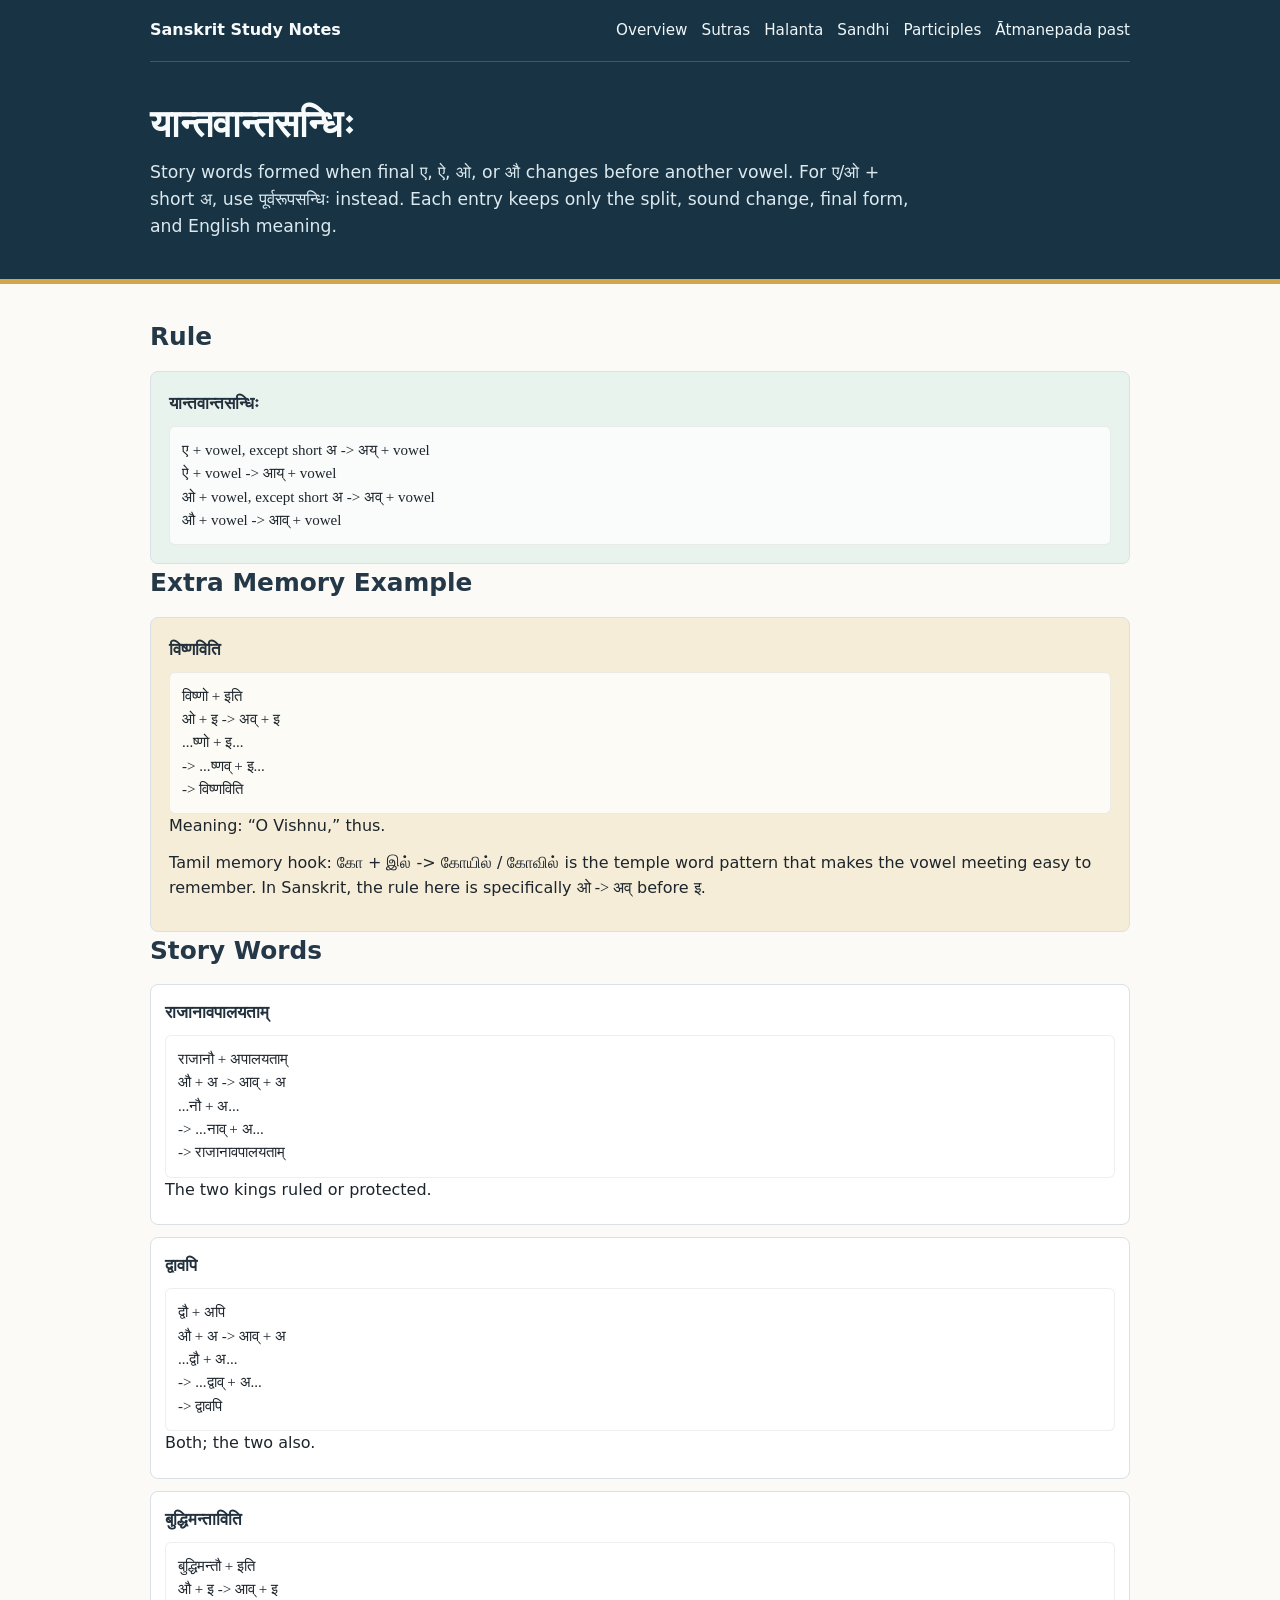
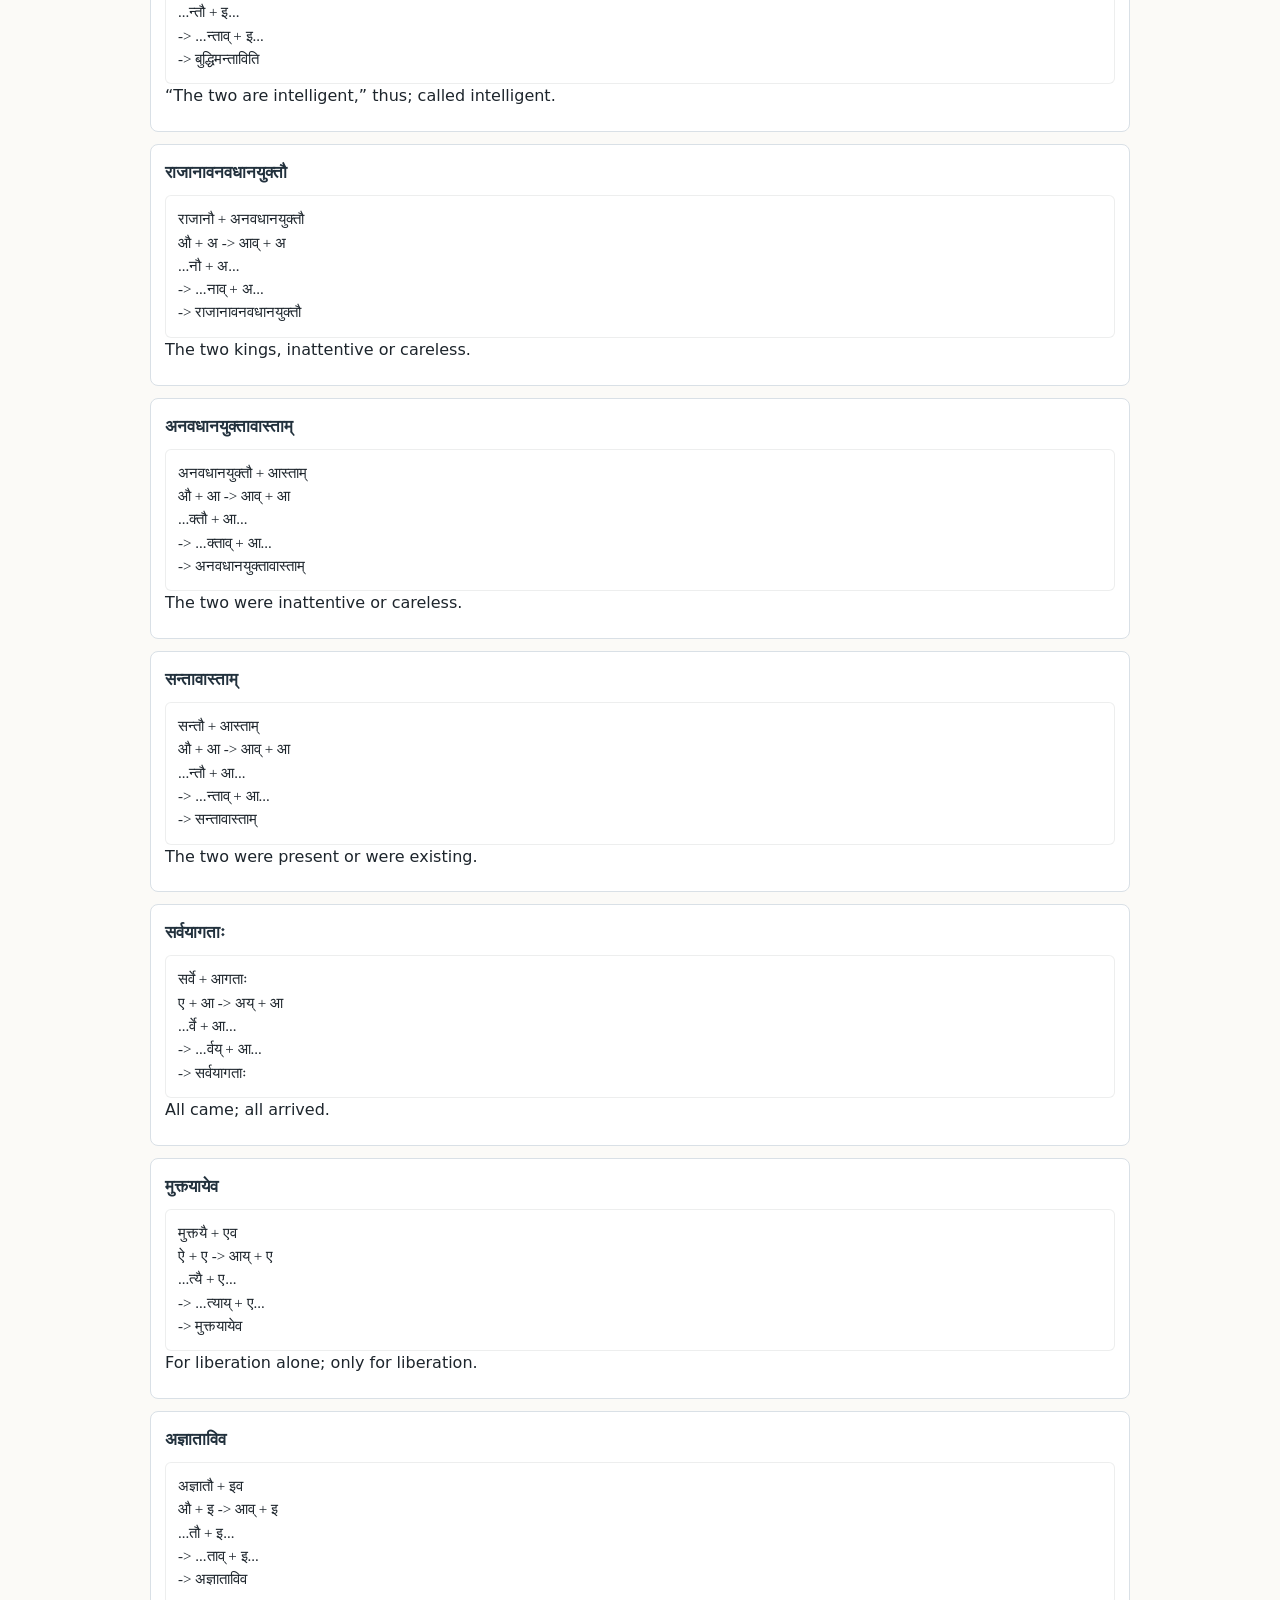
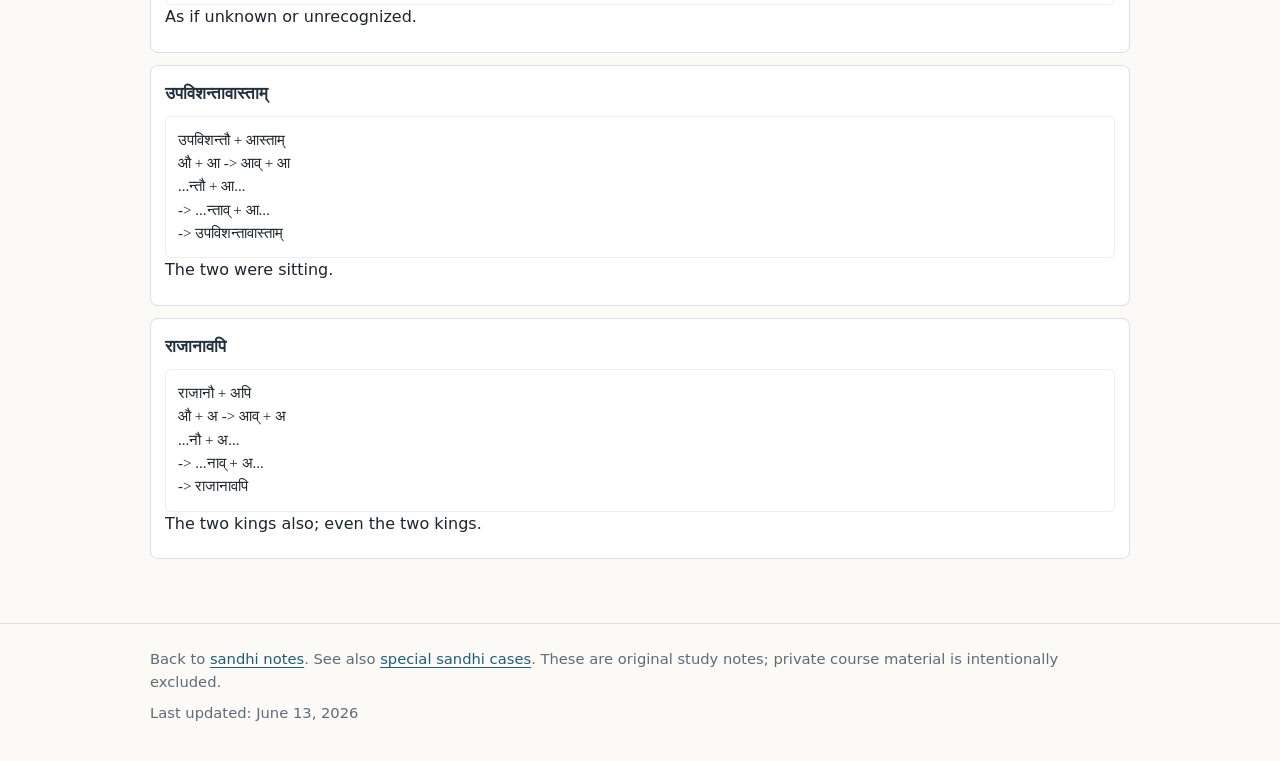
<file: yantavant-sandhi.html>
<!DOCTYPE html>
<html lang="en">

<head>
    <meta charset="UTF-8">
    <meta name="viewport" content="width=device-width, initial-scale=1.0">
    <title>यान्तवान्तसन्धिः Story Words</title>
    <link rel="stylesheet" href="styles.css" />
</head>

<body>
    <header>
        <div class="wrap">
            <div class="topbar">
                <div class="brand">Sanskrit Study Notes</div>
                <nav aria-label="Main navigation">
                    <a href="index.html">Overview</a>
                    <a href="maheshwara-sutras.html">Sutras</a>
                    <a href="halanta-shabdaha.html">Halanta</a>
                    <a href="sandhi.html">Sandhi</a>
                    <a href="shatru-shanach.html">Participles</a>
                    <a href="atmanepada-lang.html">Ātmanepada past</a>
                </nav>
            </div>
            <div class="intro">
                <h1 lang="sa-Deva">यान्तवान्तसन्धिः</h1>
                <p class="lede">Story words formed when final ए, ऐ, ओ, or औ changes before another vowel. For ए/ओ +
                    short अ, use पूर्वरूपसन्धिः instead. Each entry keeps only the split, sound change, final form, and
                    English meaning.</p>
            </div>
        </div>
    </header>

    <main>
        <section class="wrap">
            <h2>Rule</h2>
            <article class="card rule-card">
                <h3 lang="sa-Deva">यान्तवान्तसन्धिः</h3>
                <pre class="rule sanskrit" lang="sa-Deva">ए + vowel, except short अ -> अय् + vowel
ऐ + vowel -> आय् + vowel
ओ + vowel, except short अ -> अव् + vowel
औ + vowel -> आव् + vowel</pre>
            </article>
        </section>

        <section class="wrap">
            <h2>Extra Memory Example</h2>
            <article class="card caution-card">
                <h3 lang="sa-Deva">विष्णविति</h3>
                <pre class="rule sanskrit" lang="sa-Deva">विष्णो + इति
ओ + इ -> अव् + इ
...ष्णो + इ...
-> ...ष्णव् + इ...
-> विष्णविति</pre>
                <p>Meaning: “O Vishnu,” thus.</p>
                <p>Tamil memory hook: <span lang="ta">கோ + இல் -> கோயில் / கோவில்</span> is the temple word pattern
                    that makes the vowel meeting easy to remember. In Sanskrit, the rule here is specifically
                    <span class="sanskrit" lang="sa-Deva">ओ -> अव्</span> before <span class="sanskrit"
                        lang="sa-Deva">इ</span>.</p>
            </article>
        </section>

        <section class="wrap">
            <h2>Story Words</h2>
            <div class="split">
                <article class="split-step">
                    <h3 lang="sa-Deva">राजानावपालयताम्</h3>
                    <pre class="rule sanskrit" lang="sa-Deva">राजानौ + अपालयताम्
औ + अ -> आव् + अ
...नौ + अ...
-> ...नाव् + अ...
-> राजानावपालयताम्</pre>
                    <p>The two kings ruled or protected.</p>
                </article>

                <article class="split-step">
                    <h3 lang="sa-Deva">द्वावपि</h3>
                    <pre class="rule sanskrit" lang="sa-Deva">द्वौ + अपि
औ + अ -> आव् + अ
...द्वौ + अ...
-> ...द्वाव् + अ...
-> द्वावपि</pre>
                    <p>Both; the two also.</p>
                </article>

                <article class="split-step">
                    <h3 lang="sa-Deva">बुद्धिमन्ताविति</h3>
                    <pre class="rule sanskrit" lang="sa-Deva">बुद्धिमन्तौ + इति
औ + इ -> आव् + इ
...न्तौ + इ...
-> ...न्ताव् + इ...
-> बुद्धिमन्ताविति</pre>
                    <p>“The two are intelligent,” thus; called intelligent.</p>
                </article>

                <article class="split-step">
                    <h3 lang="sa-Deva">राजानावनवधानयुक्तौ</h3>
                    <pre class="rule sanskrit" lang="sa-Deva">राजानौ + अनवधानयुक्तौ
औ + अ -> आव् + अ
...नौ + अ...
-> ...नाव् + अ...
-> राजानावनवधानयुक्तौ</pre>
                    <p>The two kings, inattentive or careless.</p>
                </article>

                <article class="split-step">
                    <h3 lang="sa-Deva">अनवधानयुक्तावास्ताम्</h3>
                    <pre class="rule sanskrit" lang="sa-Deva">अनवधानयुक्तौ + आस्ताम्
औ + आ -> आव् + आ
...क्तौ + आ...
-> ...क्ताव् + आ...
-> अनवधानयुक्तावास्ताम्</pre>
                    <p>The two were inattentive or careless.</p>
                </article>

                <article class="split-step">
                    <h3 lang="sa-Deva">सन्तावास्ताम्</h3>
                    <pre class="rule sanskrit" lang="sa-Deva">सन्तौ + आस्ताम्
औ + आ -> आव् + आ
...न्तौ + आ...
-> ...न्ताव् + आ...
-> सन्तावास्ताम्</pre>
                    <p>The two were present or were existing.</p>
                </article>

                <article class="split-step">
                    <h3 lang="sa-Deva">सर्वयागताः</h3>
                    <pre class="rule sanskrit" lang="sa-Deva">सर्वे + आगताः
ए + आ -> अय् + आ
...र्वे + आ...
-> ...र्वय् + आ...
-> सर्वयागताः</pre>
                    <p>All came; all arrived.</p>
                </article>

                <article class="split-step">
                    <h3 lang="sa-Deva">मुक्त्यायेव</h3>
                    <pre class="rule sanskrit" lang="sa-Deva">मुक्त्यै + एव
ऐ + ए -> आय् + ए
...त्यै + ए...
-> ...त्याय् + ए...
-> मुक्त्यायेव</pre>
                    <p>For liberation alone; only for liberation.</p>
                </article>

                <article class="split-step">
                    <h3 lang="sa-Deva">अज्ञाताविव</h3>
                    <pre class="rule sanskrit" lang="sa-Deva">अज्ञातौ + इव
औ + इ -> आव् + इ
...तौ + इ...
-> ...ताव् + इ...
-> अज्ञाताविव</pre>
                    <p>As if unknown or unrecognized.</p>
                </article>

                <article class="split-step">
                    <h3 lang="sa-Deva">उपविशन्तावास्ताम्</h3>
                    <pre class="rule sanskrit" lang="sa-Deva">उपविशन्तौ + आस्ताम्
औ + आ -> आव् + आ
...न्तौ + आ...
-> ...न्ताव् + आ...
-> उपविशन्तावास्ताम्</pre>
                    <p>The two were sitting.</p>
                </article>

                <article class="split-step">
                    <h3 lang="sa-Deva">राजानावपि</h3>
                    <pre class="rule sanskrit" lang="sa-Deva">राजानौ + अपि
औ + अ -> आव् + अ
...नौ + अ...
-> ...नाव् + अ...
-> राजानावपि</pre>
                    <p>The two kings also; even the two kings.</p>
                </article>
            </div>
        </section>
    </main>

    <footer>
        <div class="wrap">
            Back to <a href="sandhi.html">sandhi notes</a>. See also <a href="sandhi-special-cases.html">special sandhi cases</a>.
            These are original study notes; private course material is intentionally excluded.
            <div class="last-updated">Last updated: June 13, 2026</div>
        </div>
    </footer>
</body>

</html>
</file>
<file: styles.css>
:root {
    color-scheme: light;
    --ink: #1d252c;
    --muted: #5f6b76;
    --line: #d9e0e6;
    --paper: #fbfaf7;
    --panel: #ffffff;
    --soft-blue: #e8f1f6;
    --soft-green: #e9f3ee;
    --soft-gold: #f5edd8;
    --accent: #245c73;
    --shadow: 0 12px 28px rgba(29, 37, 44, 0.08);
}

* {
    box-sizing: border-box;
}

body {
    --wrap-max: 980px;
    --intro-max: none;
    --intro-padding: 42px 0 40px;
    --h1-size: 2.35rem;
    --h1-line-height: 1.1;
    --lede-max: 760px;
    --section-bottom: 34px;
    --h2-size: 1.55rem;
    --section-note-max: 760px;
    margin: 0;
    background: var(--paper);
    color: var(--ink);
    font-family: Inter, ui-sans-serif, system-ui, -apple-system, BlinkMacSystemFont, "Segoe UI", sans-serif;
    line-height: 1.55;
}

body.page-home {
    --wrap-max: 1120px;
    --intro-max: none;
    --intro-padding: 46px 0 42px;
    --h1-size: 2.6rem;
    --h1-line-height: 1.08;
    --lede-max: none;
    --section-bottom: 42px;
    --h2-size: 1.65rem;
}

body.page-sandhi {
    --wrap-max: 1040px;
    --lede-max: 780px;
    --section-bottom: 38px;
    --section-note-max: 780px;
}

a {
    color: var(--accent);
    text-decoration-thickness: 1px;
    text-underline-offset: 3px;
}

header {
    background: #173344;
    color: #f8fbfc;
    border-bottom: 5px solid #d2a64b;
}

.wrap {
    width: min(var(--wrap-max), calc(100% - 32px));
    margin: 0 auto;
}

.topbar {
    display: flex;
    align-items: center;
    justify-content: space-between;
    gap: 24px;
    padding: 18px 0;
    border-bottom: 1px solid rgba(255, 255, 255, 0.18);
}

.brand {
    font-weight: 700;
    font-size: 1rem;
}

nav {
    display: flex;
    flex-wrap: wrap;
    gap: 14px;
    font-size: 0.95rem;
}

nav a {
    color: #eef6f8;
    text-decoration: none;
}

nav a:hover {
    text-decoration: underline;
}

.intro {
    max-width: var(--intro-max);
    padding: var(--intro-padding);
}

h1 {
    margin: 0 0 14px;
    font-size: var(--h1-size);
    line-height: var(--h1-line-height);
}

.title-line {
    display: inline;
}

.lede {
    max-width: var(--lede-max);
    color: #dce9ee;
    font-size: 1.08rem;
    margin: 0;
}

main {
    padding: 34px 0 64px;
}

section {
    margin: 0 0 var(--section-bottom);
}

h2 {
    margin: 0 0 14px;
    font-size: var(--h2-size);
    color: #243847;
}

h3 {
    margin: 0 0 10px;
    font-size: 1.05rem;
    color: #22313d;
}

p {
    margin: 0 0 12px;
}

.section-note {
    margin: 0 0 20px;
    max-width: var(--section-note-max);
    color: var(--muted);
}

.grid {
    display: grid;
    grid-template-columns: repeat(2, minmax(0, 1fr));
    gap: 16px;
}

.card {
    min-width: 0;
    background: var(--panel);
    border: 1px solid var(--line);
    border-radius: 8px;
    padding: 18px;
    box-shadow: var(--shadow);
}

.rule-card {
    background: var(--soft-green);
    box-shadow: none;
}

.note-card,
.word-card,
.contrast-card {
    background: var(--soft-blue);
    box-shadow: none;
}

.memory-card,
.caution-card {
    background: var(--soft-gold);
    box-shadow: none;
}

.rule,
.script-line {
    margin: 0;
    padding: 12px;
    background: rgba(255, 255, 255, 0.75);
    border: 1px solid rgba(29, 37, 44, 0.08);
    border-radius: 6px;
    overflow-x: auto;
    font-family: "SFMono-Regular", Consolas, "Liberation Mono", monospace;
    font-size: 0.94rem;
    line-height: 1.55;
    white-space: pre;
}

.sanskrit,
.sutra-ref a,
.example-list li {
    font-family: "Noto Serif Devanagari", "Noto Sans Devanagari", "Kohinoor Devanagari", serif;
}

.sutra-ref {
    margin: -2px 0 12px;
    color: var(--muted);
    font-size: 0.9rem;
    line-height: 1.45;
}

.example-list {
    display: grid;
    gap: 8px;
    margin: 12px 0 0;
    padding: 0;
    list-style: none;
}

.example-list li {
    padding: 9px 10px;
    border-radius: 6px;
    background: rgba(255, 255, 255, 0.7);
}

.split {
    display: grid;
    gap: 12px;
    margin-top: 14px;
}

.split-step {
    padding: 14px;
    border: 1px solid var(--line);
    border-radius: 8px;
    background: #ffffff;
}

.split-step p {
    margin: 0 0 8px;
}

.compact-list {
    margin: 0;
    padding-left: 1.2rem;
    color: var(--muted);
}

.compact-list li + li {
    margin-top: 7px;
}

.note-band {
    background: #ffffff;
    border-top: 1px solid var(--line);
    border-bottom: 1px solid var(--line);
    padding: 22px 0;
}

.resource-grid {
    display: grid;
    grid-template-columns: repeat(3, minmax(0, 1fr));
    gap: 14px;
}

.resource p {
    margin: 0;
    color: var(--muted);
    font-size: 0.95rem;
}

.meta {
    display: flex;
    flex-wrap: wrap;
    gap: 10px;
    margin-top: 18px;
}

.pill {
    border: 1px solid rgba(255, 255, 255, 0.24);
    border-radius: 999px;
    padding: 6px 10px;
    color: #eaf4f7;
    font-size: 0.9rem;
}

.large-example {
    margin: 0;
    font-size: 1.8rem;
    line-height: 1.7;
    color: #243847;
    overflow-wrap: anywhere;
}

table {
    width: 100%;
    border-collapse: collapse;
    background: #ffffff;
    border: 1px solid var(--line);
    border-radius: 8px;
    overflow: hidden;
}

th,
td {
    padding: 10px 12px;
    border-bottom: 1px solid var(--line);
    text-align: left;
    vertical-align: top;
}

tr:last-child td {
    border-bottom: 0;
}

th {
    background: #edf3f6;
    color: #243847;
    font-weight: 700;
}

.table-scroll {
    overflow-x: auto;
}

footer {
    padding: 24px 0 36px;
    color: var(--muted);
    border-top: 1px solid var(--line);
    font-size: 0.92rem;
}

.last-updated {
    margin-top: 8px;
}

@media (max-width: 780px) {
    .wrap {
        width: min(var(--wrap-max), calc(100% - 96px));
    }

    .topbar {
        align-items: flex-start;
        flex-direction: column;
    }

    nav {
        display: grid;
        grid-template-columns: repeat(2, minmax(0, 1fr));
        gap: 8px 12px;
        width: 100%;
    }

    h1 {
        font-size: 1.78rem;
    }

    .title-line {
        display: block;
    }

    .lede {
        max-width: 28ch;
        font-size: 0.98rem;
    }

    .grid,
    .resource-grid {
        grid-template-columns: 1fr;
    }

    .large-example {
        font-size: 1.45rem;
    }
}

@media (max-width: 560px) {
    .wrap {
        width: min(294px, calc(100% - 32px));
        margin-left: 16px;
        margin-right: auto;
    }

    .section-note {
        max-width: 28ch;
    }

    th,
    td {
        padding: 9px 8px;
    }
}

/* Lakara comparison: keep scripts readable and scroll the table on small screens. */
.lakara-table { min-width: 720px; }
.lakara-table caption { text-align: left; padding: 0 0 12px; color: var(--muted); }
.lakara-table th[scope="row"] { white-space: nowrap; }
.lakara-table td[lang="sa-Deva"] { white-space: nowrap; font-size: 1.15rem; }
.lakara-table td[lang="ta"] { line-height: 1.8; min-width: 230px; }
.lakara-card .table-scroll:focus-visible { outline: 2px solid var(--accent); outline-offset: 4px; }
.lakara-card details { margin-top: 18px; }

/* Unified verb overview: reference first, then related study cards. */
.topic-links { display: flex; flex-wrap: wrap; gap: 8px 16px; margin-bottom: 20px; }
.verb-topic-grid { margin-top: 20px; }
.verb-topic-grid .verb-meaning { margin-top: 12px; }
#verbs [id] { scroll-margin-top: 20px; }
#verbs [lang="ta"] { line-height: 1.8; }

/* Full verb paradigms: accessible text tables with a consistent person/number grid. */
body.page-verbs { --wrap-max: 1120px; }
.conjugation-stack { display: grid; gap: 20px; }
.conjugation-card { background: var(--panel); box-shadow: none; }
.conjugation-table { min-width: 620px; }
.conjugation-table caption { text-align: left; color: var(--muted); padding-bottom: 12px; }
.conjugation-table th, .conjugation-table td { border: 1px solid var(--line); vertical-align: middle; }
.conjugation-table thead th, .conjugation-table th[scope="row"] { background: var(--soft-gold); color: #542847; }
.conjugation-table td { text-align: center; font-family: "Noto Serif Devanagari", "Kohinoor Devanagari", serif; font-size: 1.35rem; line-height: 1.8; white-space: nowrap; }
.chart-meaning { margin-top: 14px; }
.chart-meaning [lang="ta"] { line-height: 1.8; }
.chart-links { margin-top: 20px; }
.page-verbs [id] { scroll-margin-top: 20px; }
.conjugation-card .table-scroll:focus-visible { outline: 2px solid var(--accent); outline-offset: 4px; }
@media (max-width: 780px) { .page-verbs .wrap { width: calc(100% - 32px); margin-left: auto; margin-right: auto; } }

/* English sentence meanings paired with each Sanskrit conjugation. */
.conjugation-table .form-meaning { display: block; margin-top: 6px; font-family: system-ui, sans-serif; font-size: 0.9rem; font-weight: 400; line-height: 1.5; color: var(--muted); white-space: normal; }
.conjugation-table { table-layout: fixed; width: 100%; }
.conjugation-table th:first-child { width: 24%; }

/* Opening verse and its worked grammar example. */
.gita-motto { margin: 0; padding: 20px 0; text-align: center; border-bottom: 1px solid rgba(255, 255, 255, 0.18); }
.gita-motto blockquote, .verse-example { margin: 0; font-family: "Noto Serif Devanagari", "Kohinoor Devanagari", serif; font-size: clamp(1.55rem, 3.5vw, 2.65rem); line-height: 1.7; }
.gita-motto blockquote { color: #f3d68f; font-size: clamp(1.4rem, 2.8vw, 2rem); line-height: 1.5; }
.gita-motto .motto-details { display: flex; flex-wrap: wrap; justify-content: center; align-items: baseline; gap: 8px 28px; margin-top: 12px; color: #d9e7ed; font-size: 0.85rem; line-height: 1.5; }
.gita-motto a { color: #e5eff3; }
.gita-motto .motto-study-link { display: inline-block; }
.verse-example { font-size: clamp(1.35rem, 3vw, 1.9rem); color: #542847; }

.page-home .lede { max-width: var(--lede-max); }
</file>
